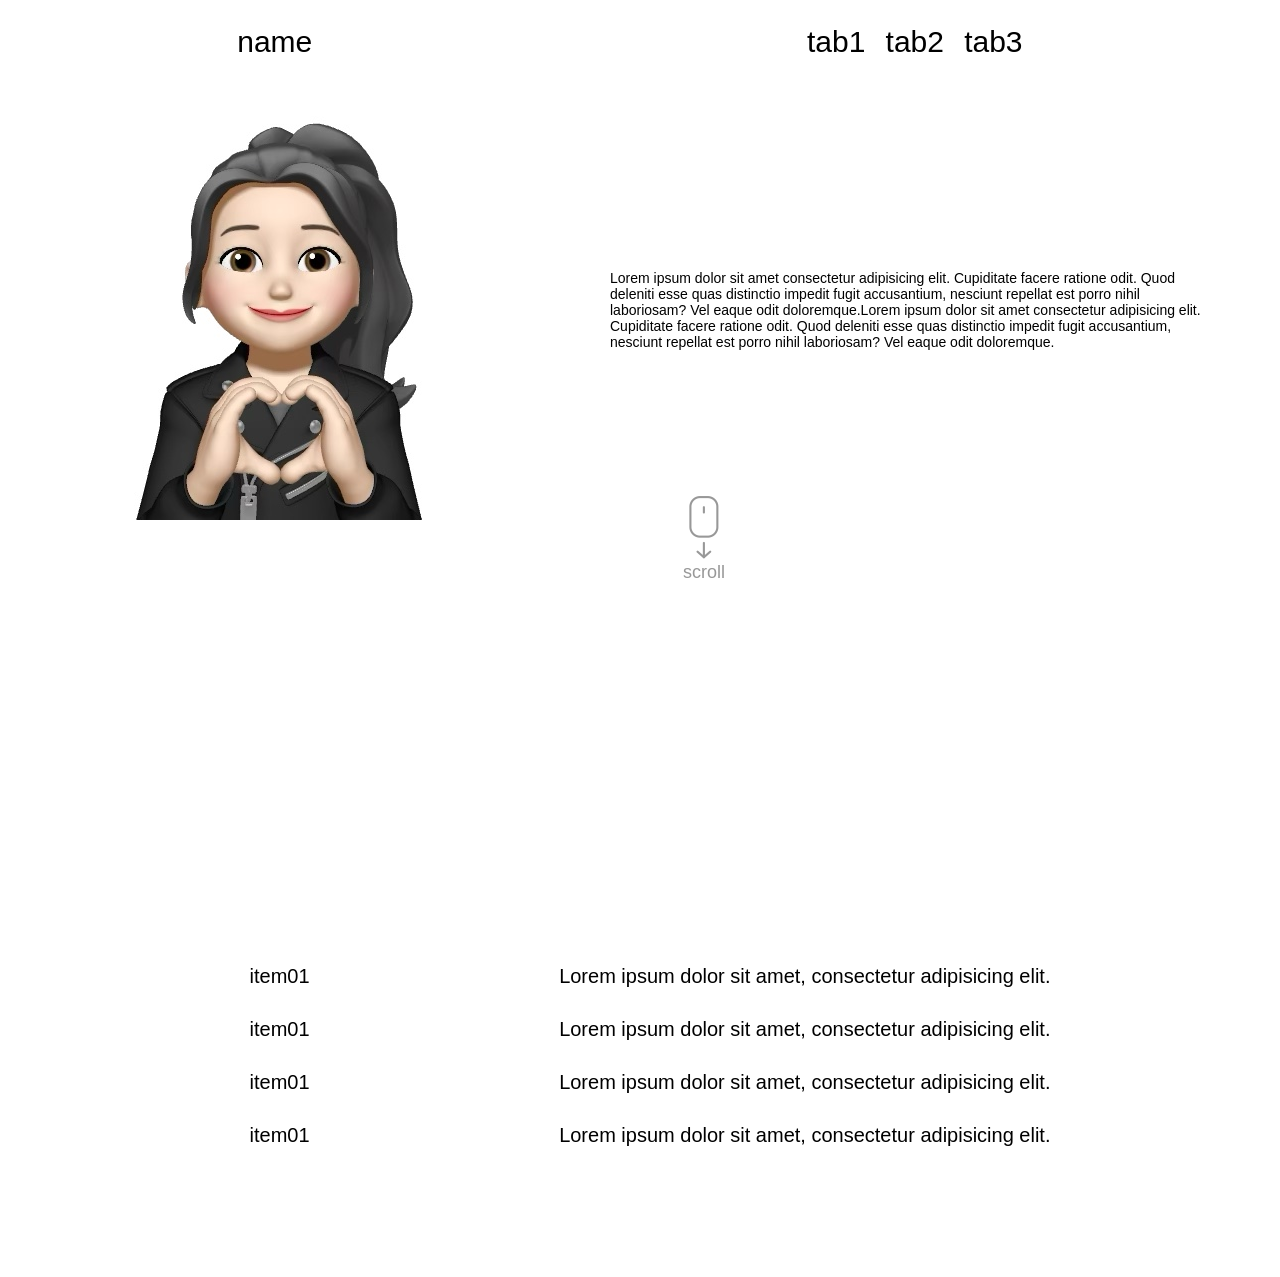
<file: index.html>
<!DOCTYPE html>
<html lang="ko">

<head>
    <meta charset="UTF-8">
    <meta name="viewport" content="width=device-width, initial-scale=1.0">
    <title>Document</title>
    <link rel="stylesheet" href="css/reset.css">
    <link rel="stylesheet" href="css/style.css">
    <script src="js/lib/jquery-3.7.1.min.js"></script>
    <script async src="js/index.js"></script>
</head>

<body>

    <!-- <header>
        <div class="wrap">
            <div class="tab_menu">
                <ul class="list">
                    <li class="is_on">
                        <a href="#tab1" class="btn">Tab Button1</a>
                        <div id="tab1" class="cont">
                        </div>
                    </li>
                    <li>
                        <a href="#tab2" class="btn">Tab Button2</a>
                        <div id="tab2" class="cont">
                            <a href="IKEA/main.html" target="_blank"><img src="img/img1.jpg" alt="img1"></a>
                        </div>
                    </li>
                    <li>
                        <a href="#tab3" class="btn">Tab Button3</a>
                        <div id="tab3" class="cont">
                            <a href="LALA/main.html" target="_blank"><img src="img/img2.jpg" alt="img2"></a>
                        </div>
                    </li>
                    <li>
                        <a href="#tab4" class="btn">Tab Button4</a>
                        <div id="tab4" class="cont">
                            <a href="HOLLYS/main.html" target="_blank"><img src="img/img3.jpg" alt="img3"></a>
                        </div>
                    </li>
                    <li>
                        <a href="#tab5" class="btn">Tab Button5</a>
                        <div id="tab5" class="cont">
                            <a href="LIGHT/main.html" target="_blank"><img src="img/img4.jpg" alt="img4"></a>
                        </div>
                    </li>
                </ul>
            </div>
        </div>
    </header> -->


    <header>
        <div>
            <a href="#">name</a>
        </div>
        <ul>
            <li><a href="#">tab1</a></li>
            <li><a href="#">tab2</a></li>
            <li><a href="#">tab3</a></li>
        </ul>
    </header>

    <div class="pro">
        <div class="pro_inner">
            <div class="pro_desc">
                <img src="img/me.jpg" alt="미모티콘">
                <p class="pro_text">Lorem ipsum dolor sit amet consectetur adipisicing elit. Cupiditate facere ratione odit. Quod deleniti esse quas distinctio impedit fugit accusantium, nesciunt repellat est porro nihil laboriosam? Vel eaque odit doloremque.Lorem ipsum dolor sit amet consectetur adipisicing elit. Cupiditate facere ratione odit. Quod deleniti esse quas distinctio impedit fugit accusantium, nesciunt repellat est porro nihil laboriosam? Vel eaque odit doloremque.</p>
            </div>
            <div class="bottom">
                <img src="img/mouse_scroll.png" alt="mouse_scroll">
                <p>scroll</p>
            </div>
        </div>
    </div>

    <div class="content">
        <div class="exp">
            <ul>
                <li>item01</li>
                <li>item01</li>
                <li>item01</li>
                <li>item01</li>
            </ul>
            <ul>
                <li>
                    Lorem ipsum dolor sit amet, consectetur adipisicing elit.
                </li>
                <li>
                    Lorem ipsum dolor sit amet, consectetur adipisicing elit.
                </li>
                <li>
                    Lorem ipsum dolor sit amet, consectetur adipisicing elit.
                </li>
                <li>
                    Lorem ipsum dolor sit amet, consectetur adipisicing elit.
                </li>
            </ul>
        </div>
    </div>


</body>

</html>
</file>
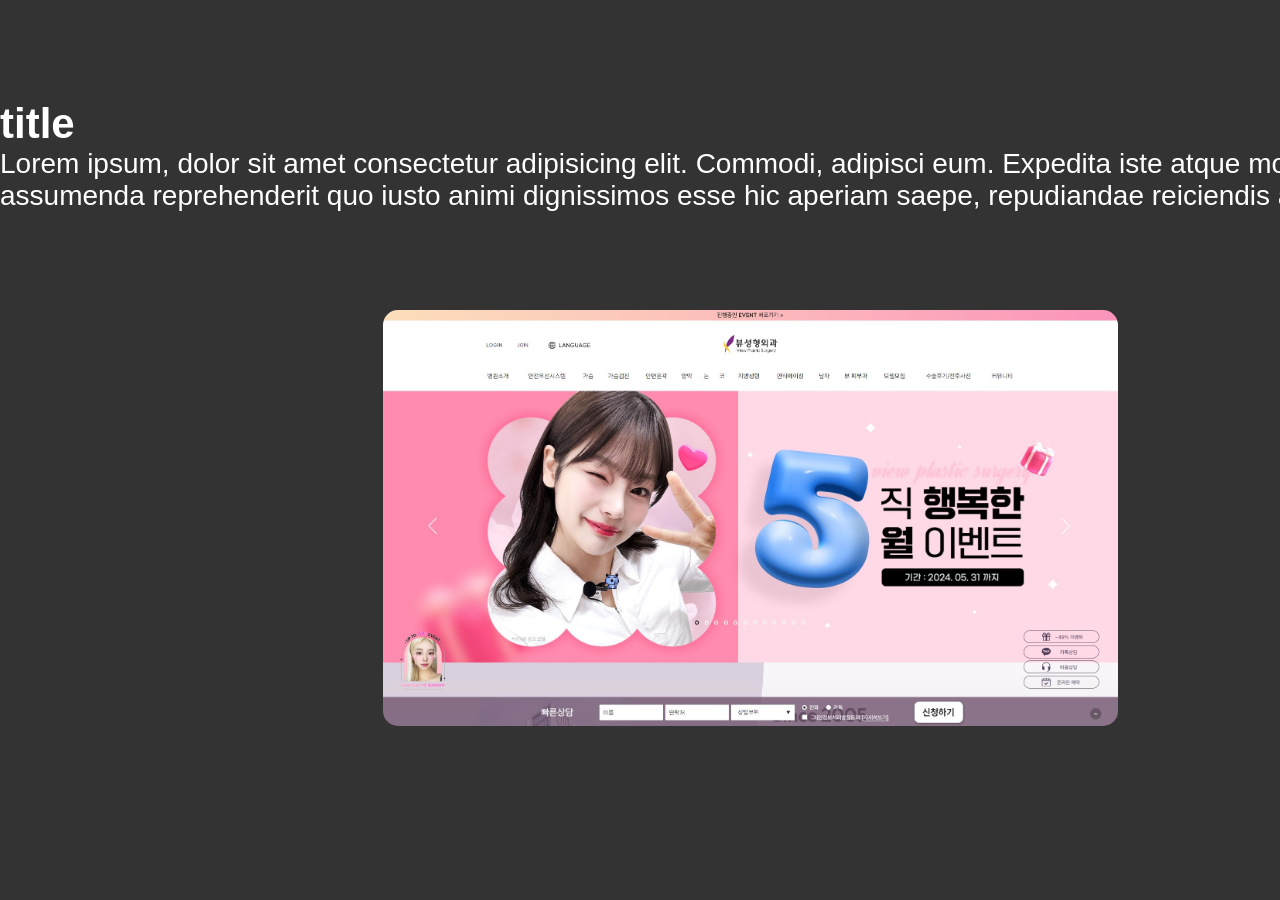
<file: po/index.html>
<!DOCTYPE html>
<html lang="en">
<head>
    <meta charset="UTF-8">
    <meta name="viewport" content="width=device-width, initial-scale=1.0">
    <link rel="stylesheet" href="style.css">
    <link rel="stylesheet" href="../css/reset.css">
    <title>Document</title>
</head>
<body>
    
    <section>
        <div class="sec_text">
            <h1>title</h1>
            <p>Lorem ipsum, dolor sit amet consectetur adipisicing elit. Commodi, adipisci eum. Expedita iste atque modi impedit officiis assumenda reprehenderit quo iusto animi dignissimos esse hic aperiam saepe, repudiandae reiciendis a.</p>
        </div>
        <div class="sec_inner">
            <ul class="img_box">
                <li>
                    <img src="img/ko_main.jpg" alt="">
                </li>
            </ul>
        </div>
    </section>

</body>
</html>
</file>
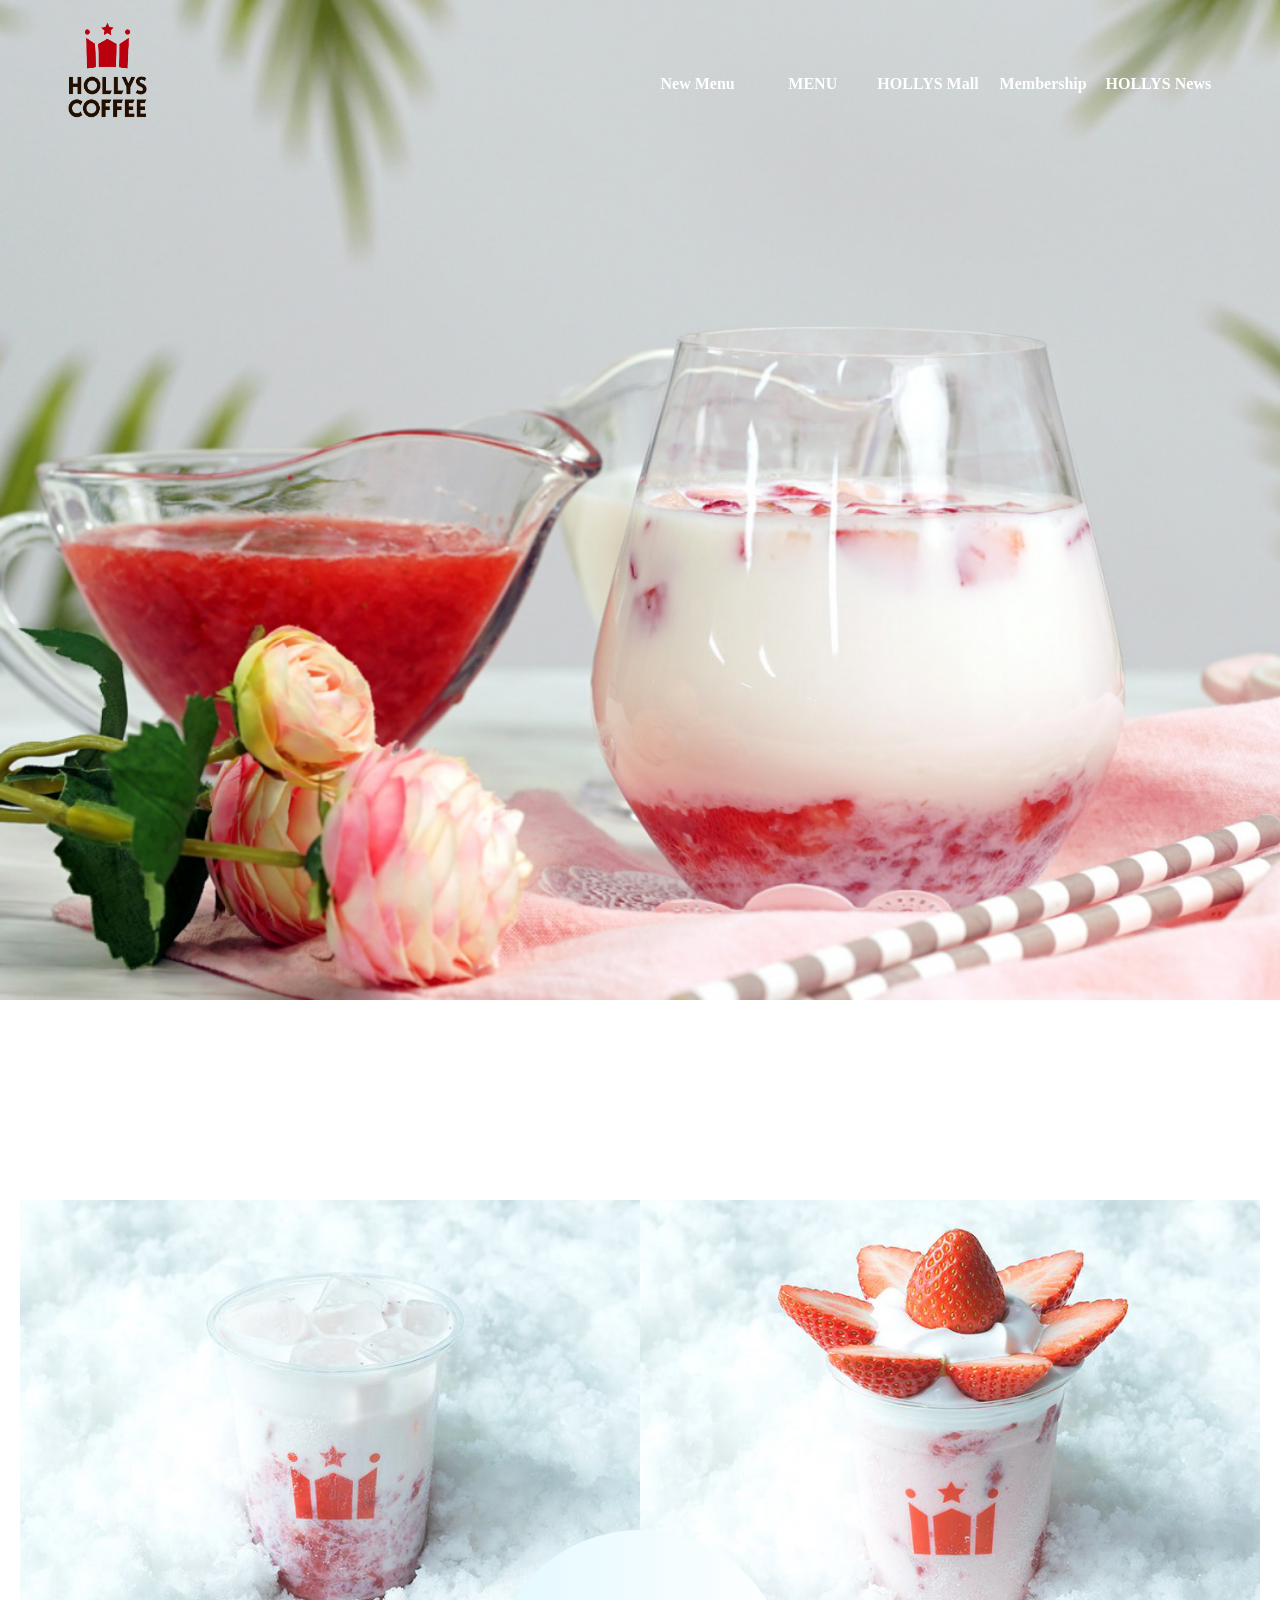
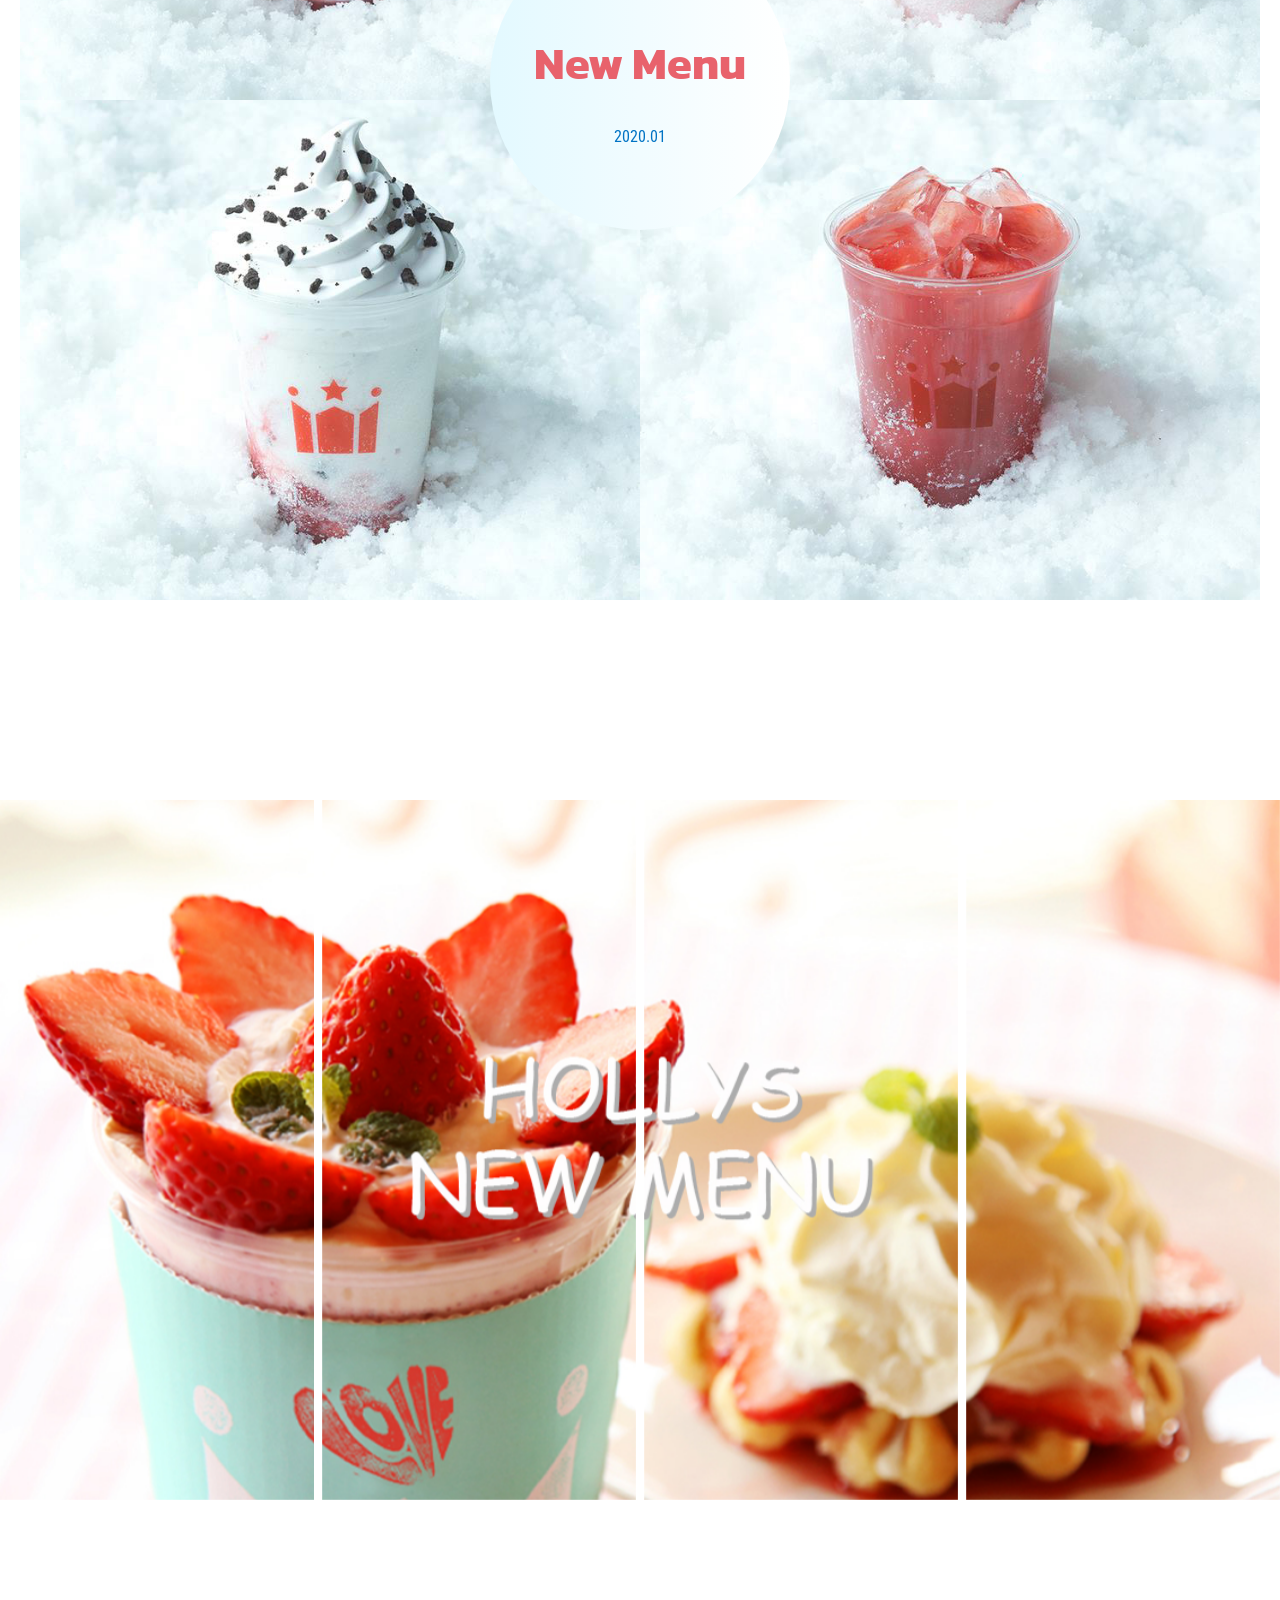
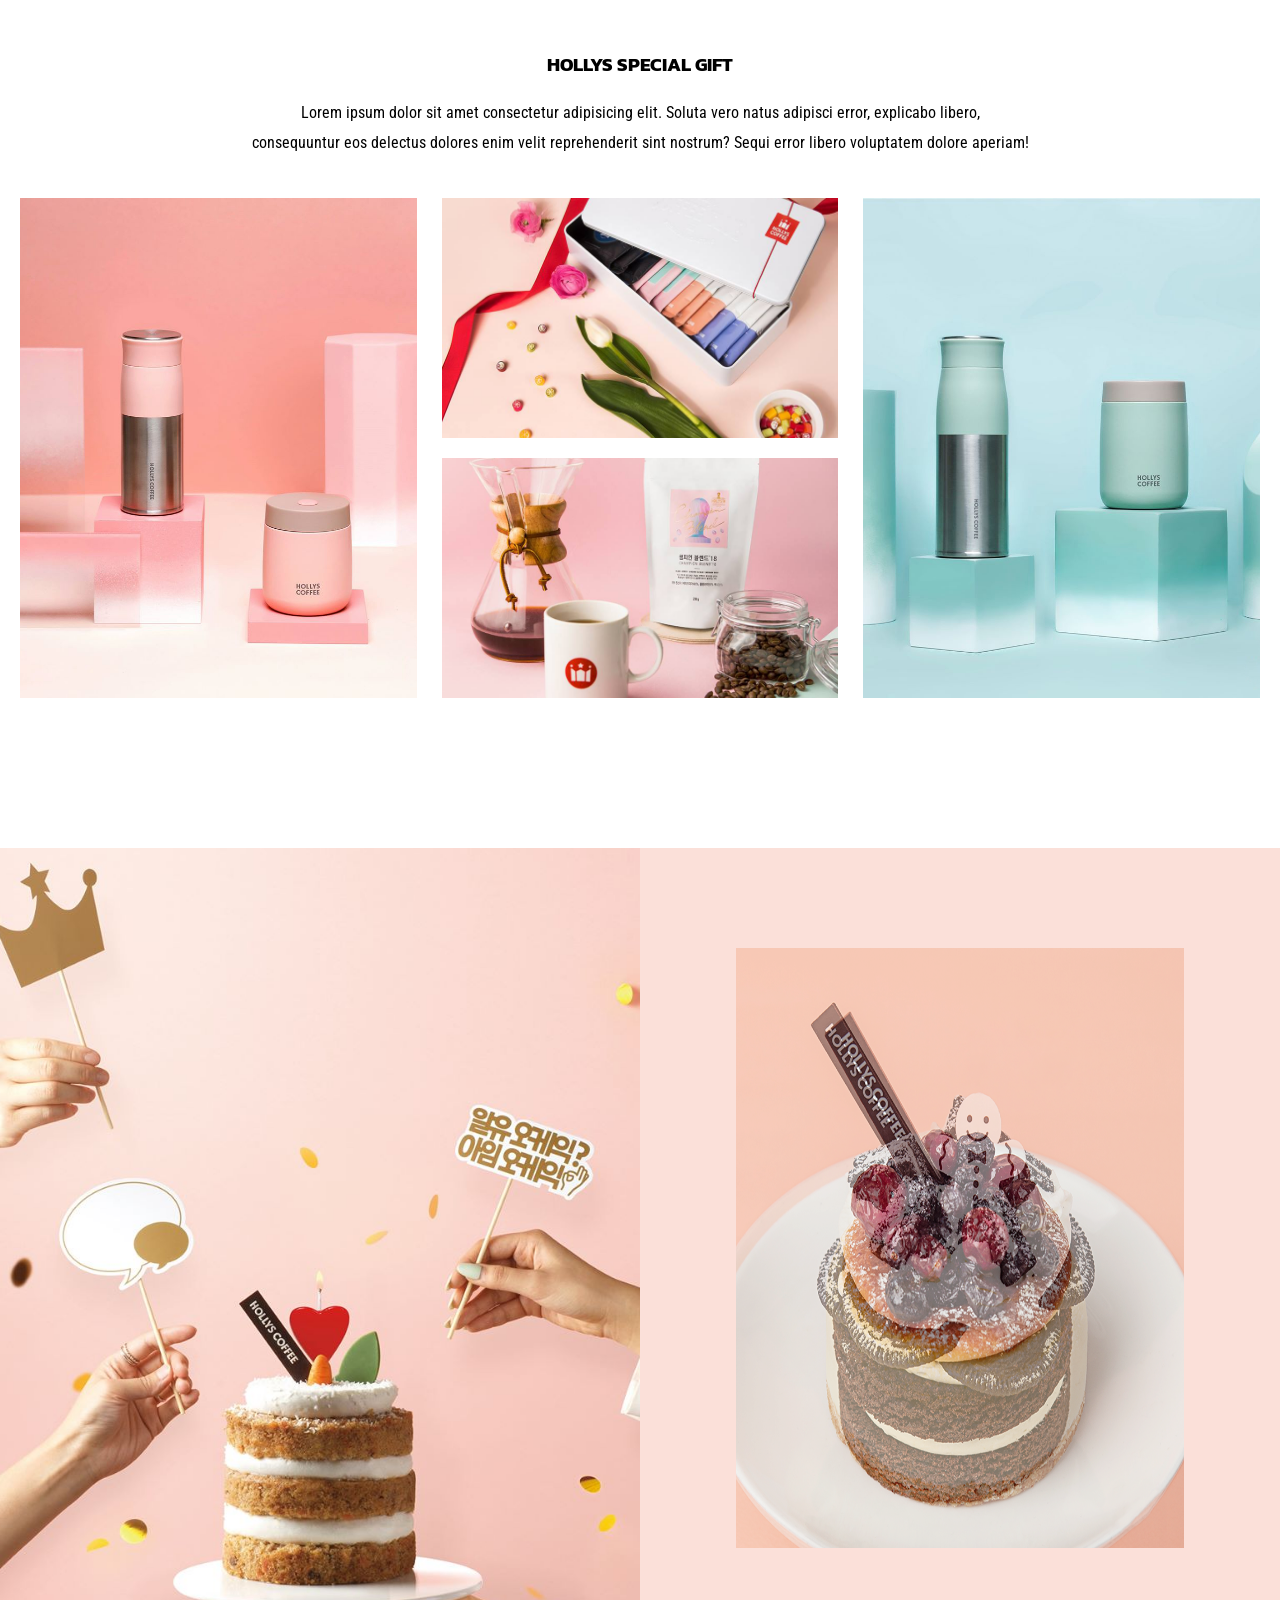
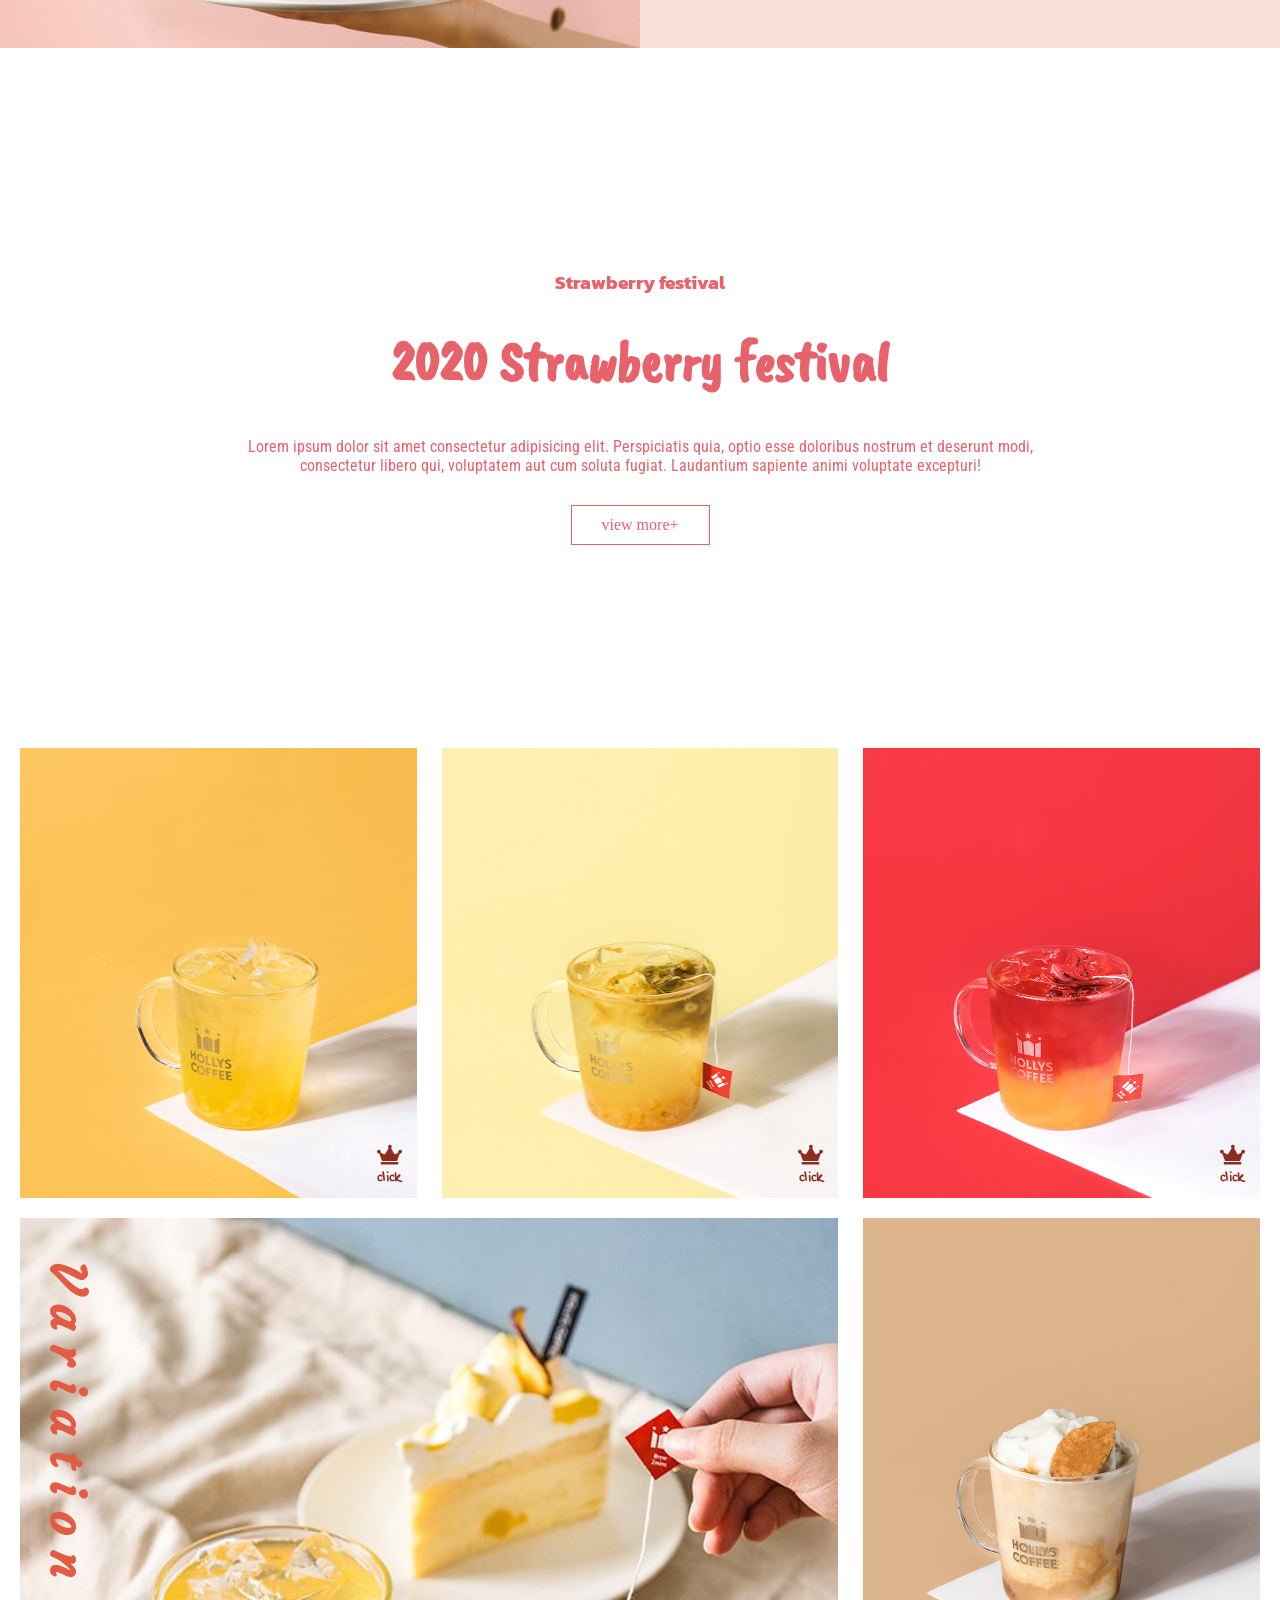
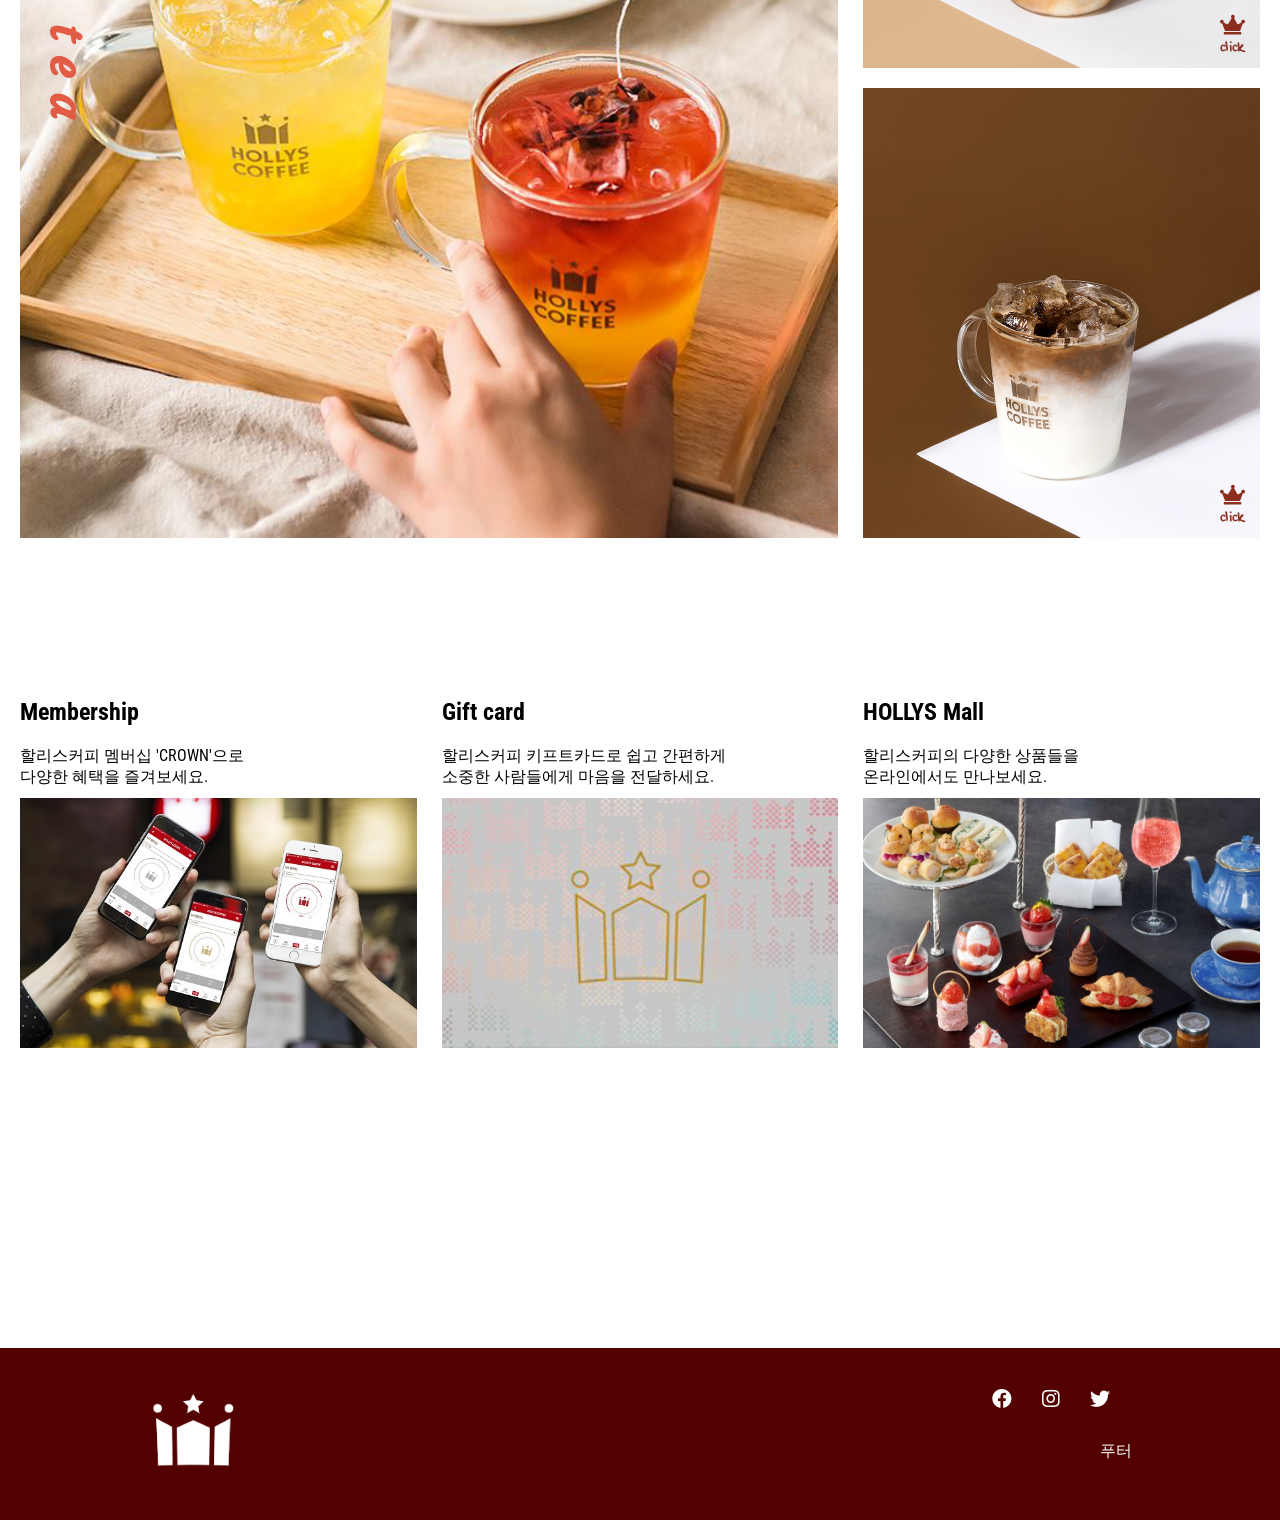
<file: HOLLYS/main.html>
<!DOCTYPE html>
<html lang="en">

<head>
    <meta charset="UTF-8">
    <meta name="viewport" content="width=device-width, initial-scale=1.0">
    <link rel="stylesheet" href="https://use.fontawesome.com/releases/v5.12.0/css/all.css"
        integrity="sha384-REHJTs1r2ErKBuJB0fCK99gCYsVjwxHrSU0N7I1zl9vZbggVJXRMsv/sLlOAGb4M" crossorigin="anonymous">
    <script src="jquery-1.12.4.min.js"></script>
    <script async src="main.js"></script>
    <link rel="stylesheet" href="main.css">
    <title>Document</title>
</head>

<body>
    <ul id="moPanel">
        <li><a href="#">New Menu</a></li>
        <li><a href="#">MENU</a>
            <ul class="moDepth">
                <li><a href="#">COFFEE</a></a>
                <li><a href="#">할리치노&빙수</a></li>
                <li><a href="#">베이커리</a></li>
            </ul>
        </li>
        <li><a href="#">HOLLYS Mall</a>
            <ul class="moDepth">
                <li><a href="#">할리스콘</a></a>
                <li><a href="#">할리스 기프트카드</a></li>
            </ul>
        </li>
        <li><a href="#">Membership</a>
            <ul class="moDepth">
                <li><a href="#">스마트 오더 서비스안내</a></a>
                <li><a href="#">멤버십 혜택안내</a></li>
            </ul>
        </li>
        <li><a href="#">HOLLYS News</a>
            <ul class="moDepth">
                <li><a href="#">NOTICE</a></a>
                <li><a href="#">EVENT</a></li>
            </ul>
        </li>
    </ul>

    <a href="#" class="moBtn"><i class="fas fa-bars"></i></a>

    <div class="headerWrap">
        <div id="header" class="after">
            <div class="logo">
                <img src="img/headerLogo.png" alt="logo"></div>
            <ul class="after">
                <li><a href="sub1/sub1.html" target="_blank">New Menu</a></li>
                <li><a href="sub2/sub2.html" target="_blank">MENU</a>
                    <ul class="Depth">
                        <li><a href="#">COFFEE</a></a>
                        <li><a href="#">할리치노&빙수</a></li>
                        <li><a href="#">베이커리</a></li>
                    </ul>
                </li>
                <li><a href="#">HOLLYS Mall</a>
                    <ul class="Depth">
                        <li><a href="#">할리스콘</a></a>
                        <li><a href="#">할리스 기프트카드</a></li>
                    </ul>
                </li>
                <li><a href="#">Membership</a>
                    <ul class="Depth">
                        <li><a href="#">스마트 오더 서비스안내</a></a>
                        <li><a href="#">멤버십 혜택안내</a></li>
                    </ul>
                </li>
                <li><a href="#">HOLLYS News</a>
                    <ul class="Depth">
                        <li><a href="#">NOTICE</a></a>
                        <li><a href="#">EVENT</a></li>
                    </ul>
                </li>
            </ul>
        </div>
    </div>

    <div id="contents">
        <div class="con1">

            <div class="after">
                <div class="img1">
                    <div class="hov">
                        <div class="inner1"></div>
                        <p><span>설향 딸기 라떼</span><br>설향 생딸기가 들어간 진짜 딸기우유</p>
                    </div>
                </div>
                <div class="img2">
                    <div class="hov">
                        <div class="inner2"></div>
                        <p><span>설향 딸기 플라워</span><br> 상큼한 음료 위에 설향 생딸기를<br> 하나 가득 올린 시즌 한정 딸기 음료</p>
                    </div>
                </div>
            </div>

            <div class="center">
                <h1>New Menu</h1>
                <p>2020.01</p>
            </div>

            <div class="after">
                <div class="img3">
                    <div class="hov">
                        <div class="inner3"></div>
                        <p><span>설향 딸기 쿠키 할리치노</span><br>바삭한 오레오쿠키가 가득한 음료에<br> 설향딸기를 넣어 만든 누구나 좋아하는 음료</p>
                    </div>
                </div>
                <div class="img4">
                    <div class="hov">
                        <div class="inner4"></div>
                        <p><span>설향 딸기 생과일 주스</span><br>설향 딸기 그대로 갈아만든 주스</p>
                    </div>
                </div>
            </div>

        </div>

        <div class="con2 after">

            <div class="pan1">
                <div class="img1 on">
                </div>
                <div class="img1-1">
                </div>
                <div class="img1-2">
                </div>
            </div>
            <div class="pan2">
                <div class="img2 on">
                </div>
                <div class="img2-1">
                </div>
                <div class="img2-2">
                </div>
            </div>
            <div class="pan3">
                <div class="img3 on">
                </div>
                <div class="img3-1">
                </div>
                <div class="img3-2">
                </div>
            </div>
            <div class="pan4">
                <div class="img4 on">
                </div>
                <div class="img4-1">
                </div>
                <div class="img4-2">
                </div>
            </div>


        </div>


        <div class="con3 after">
            <h3>HOLLYS SPECIAL GIFT</h3>
            <p>Lorem ipsum dolor sit amet consectetur adipisicing elit. Soluta vero natus adipisci error, explicabo
                libero,<br> consequuntur eos delectus dolores enim velit reprehenderit sint nostrum? Sequi error libero
                voluptatem dolore aperiam!</p>

            <div>
                <div class="img1"></div>
                <div class="viewBox">
                    <a href="#">view more+</a>
                </div>
            </div>

            <div>
                <div class="img2"></div>
                <div class="img3"></div>
            </div>

            <div>
                <div class="img4"></div>
                <div class="viewBox">
                    <a href="#">view more+</a>
                </div>
            </div>


        </div>

        <div class="con4 after">

            <div class="img1"></div>

            <div class="img2">
                <img src="img/con4-22.png" alt="img1">
                <img src="img/con4-33.png" alt="img1">
                <img src="img/con4-44.png" alt="img1">
            </div>

        </div>

        <div class="con5">
            <div class="bg">
                <h3>Strawberry festival</h3>
                <h1>2020 Strawberry festival</h1>
                <p>Lorem ipsum dolor sit amet consectetur adipisicing elit. Perspiciatis quia, optio esse doloribus
                    nostrum et deserunt modi, <br> consectetur libero qui, voluptatem aut cum soluta fugiat. Laudantium
                    sapiente animi voluptate excepturi!</p>
                <a href="sub1/sub1.html" target="_blank">view more+</a>
            </div>
        </div>

        <div class="con6">
            <div class="innerBox1 after">
                <div class="inner1">
                    <a href="#" class="btn"><i class="fas fa-crown"></i><br>click</a>
                    <div class="op1">
                        <p><span>유자 캐모마일</span><br>국내산 무농약 유자와 캐모마일의 조화로 은은한 캐모마일향과 달콤함 유자차를 같이 느낄수 있는 티베리에이션음료</p>
                    </div>
                </div>
                <div class="inner2">
                    <a href="#" class="btn"><i class="fas fa-crown"></i><br>click</a>
                    <div class="op1">
                        <p><span>청송 사과차</span><br>국내산 청송 사과를 넣은 달콤 상큼한 과일차</p>
                    </div>
                </div>
                <div class="inner3">
                    <a href="#" class="btn"><i class="fas fa-crown"></i><br>click</a>
                    <div class="op1">
                        <p><span>애플 히비스커스</span><br>국내산 사과와 히비스커스의 조화로 깔끔하면서도 새콤달콤한 티배리에이션음료</p>
                    </div>
                </div>
            </div>

            <div class="innerBox2 after">
                <div class="inner4">
                    <h1>Variation tea</h1>
                </div>

                <div class="innerBoxWrap">
                    <div class="inner5">
                        <a href="#" class="btn"><i class="fas fa-crown"></i><br>click</a>
                        <div class="op2">
                            <p><span>딜라이트할리치노with콜드브루</span><br>달콤한 연유와 고소한 할리스 원두, 크리미한 바디가 절묘하게 어우러진 시즌 스페셜 메뉴</p>
                        </div>
                    </div>
                    <div class="inner6">
                        <a href="#" class="btn"><i class="fas fa-crown"></i><br>click</a>
                        <div class="op2">
                            <p><span>리스트레또 딜라이트</span><br>달콤한 연유와 고소한 할리스 원두, 크리미한 바디가 절묘하게 어우러진 시즌 스페셜 메뉴</p>
                        </div>
                    </div>
                </div>
            </div>
        </div>

        <div class="con7 after">
            <div>
                <h2>Membership</h2>
                <P>할리스커피 멤버십 'CROWN'으로 <br> 다양한 혜택을 즐겨보세요.</P>
                <div>
                    <div class="sub1 scale"></div>
                </div>

            </div>

            <div>
                <h2>Gift card</h2>
                <P>할리스커피 키프트카드로 쉽고 간편하게<br>소중한 사람들에게 마음을 전달하세요.</P>
                <div>
                    <div class="sub2 scale"></div>
                </div>
            </div>

            <div>
                <h2>HOLLYS Mall</h2>
                <P>할리스커피의 다양한 상품들을<br> 온라인에서도 만나보세요.</P>
                <div>
                    <div class="sub3 scale"></div>
                </div>
            </div>
        </div>

    </div>

    <div class="footerWrap">
        <div id="footer" class="after">
            <div class="footerLogo">
                <img src="img/footer.png" alt="footerLogo">
            </div>

            <ul class="after">
                <li><a href="#"><i class="fab fa-facebook"></i></a></li>

                <li><a href="#"><i class="fab fa-instagram"></i></a></li>

                <li><a href="#"><i class="fab fa-twitter"></i></a></li>
            </ul>

            <p>푸터</p>

        </div>

    </div>

</body>

</html>
</file>
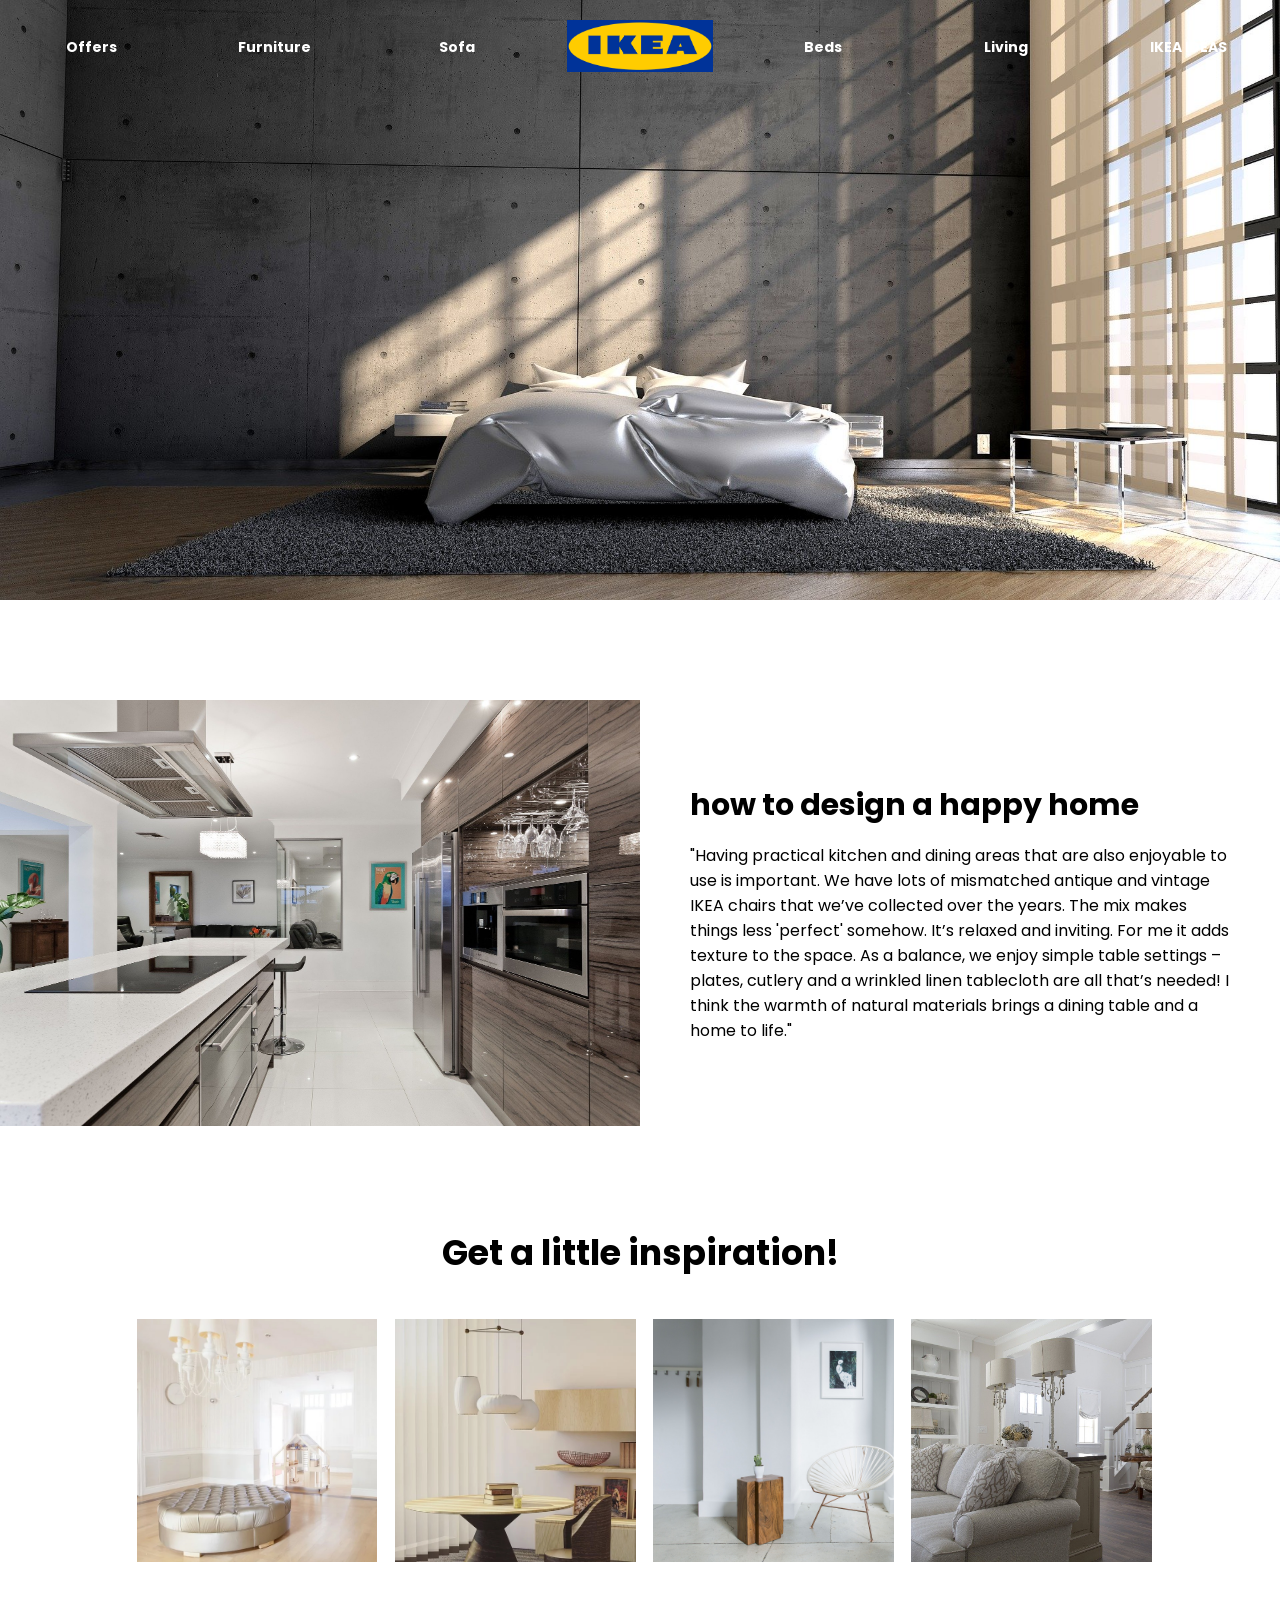
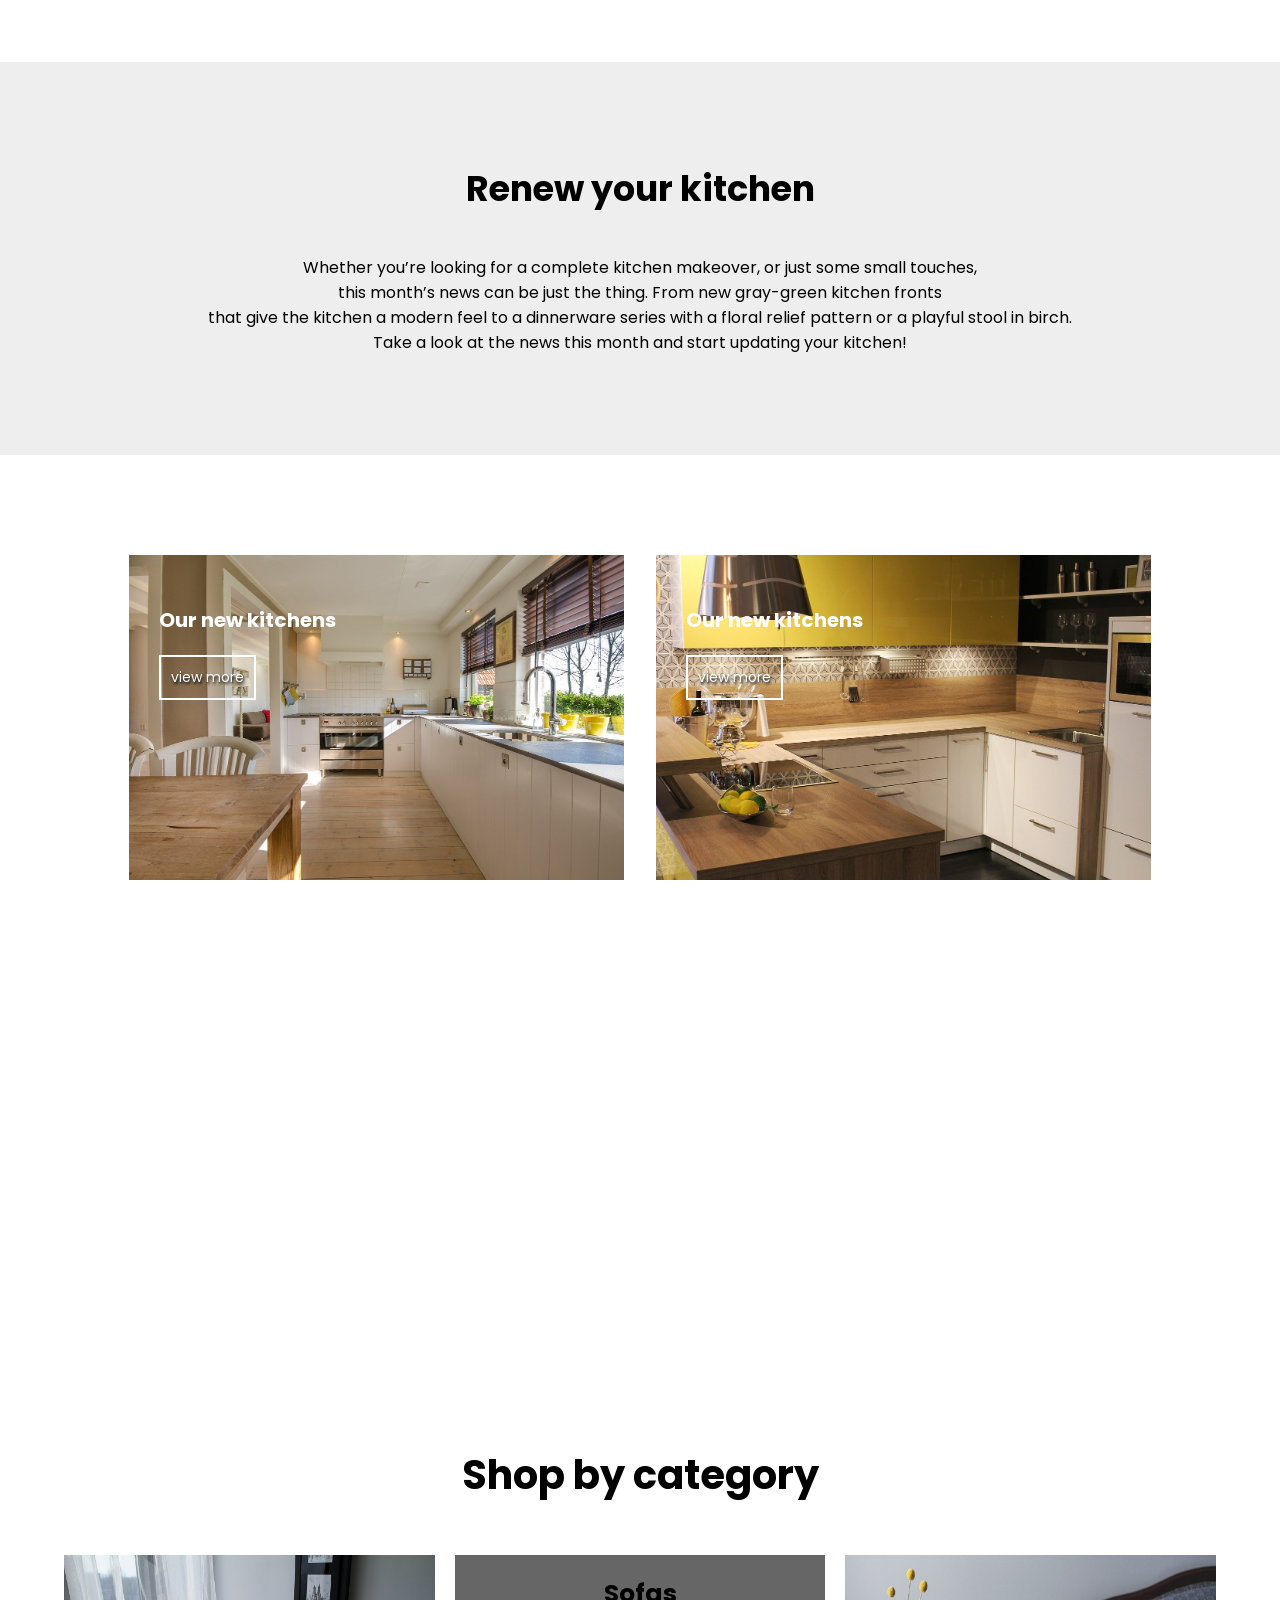
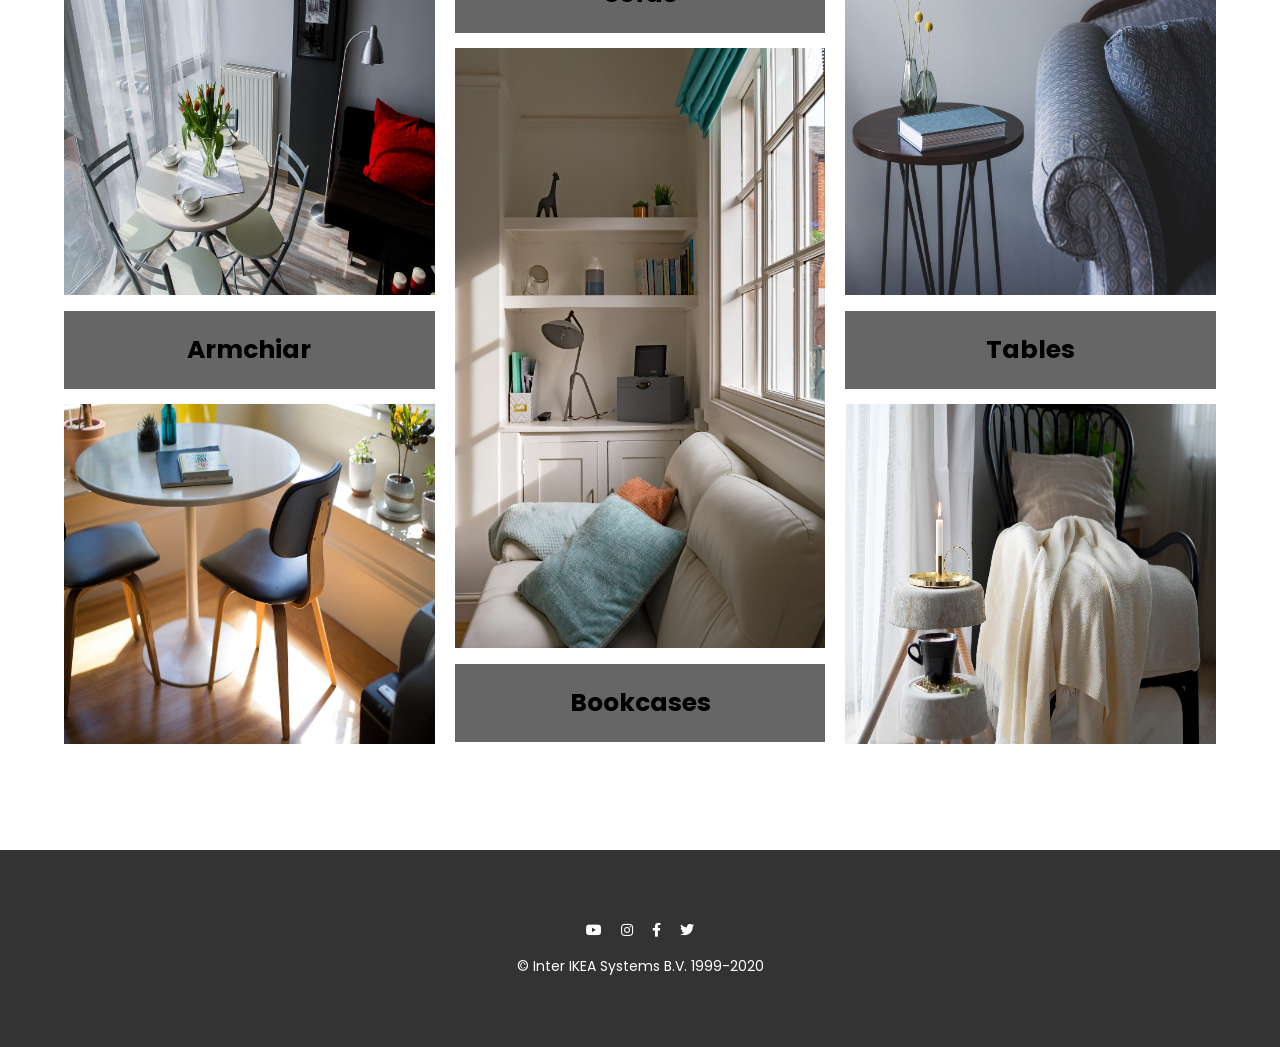
<file: IKEA/main.html>
<!DOCTYPE html>
<html lang="en">
<head>
    <meta charset="UTF-8">
    <meta name="viewport" content="width=device-width, initial-scale=1.0">
    <meta http-equiv="X-UA-Compatible" content="ie=edge">
    <link rel="stylesheet" href="https://use.fontawesome.com/releases/v5.12.0/css/all.css"
        integrity="sha384-REHJTs1r2ErKBuJB0fCK99gCYsVjwxHrSU0N7I1zl9vZbggVJXRMsv/sLlOAGb4M" crossorigin="anonymous">
    <link rel="stylesheet" href="../css/reset.css">
    <link rel="stylesheet" href="main.css">
    <script src="https://code.jquery.com/jquery-1.12.4.min.js"
        integrity="sha256-ZosEbRLbNQzLpnKIkEdrPv7lOy9C27hHQ+Xp8a4MxAQ=" crossorigin="anonymous"></script>
    <script async src="main.js"></script>
    <title>Document</title>
</head>

<body>

    <div id="moPanel">
        <ul>
            <li><a href="#">Offers</a>
            </li>
            <li><a href="#">Furniture<span> ▼</span></a>
                <ul class="moDepth">
                    <li><a href="#">Tables & desks</a></li>
                    <li><a href="#">TV & media furniture</a></li>
                    <li><a href="#">Room dividers</a></li>
                </ul>
            </li>
            <li><a href="#">Sofa<span> ▼</span></a>
                <ul class="moDepth">
                    <li><a href="#">Fabric sofas</a></li>
                    <li><a href="#">Sofa covers</a></li>
                    <li><a href="#">Sofa legs</a></li>
                </ul>
            </li>
            <li><a href="#">Beds<span> ▼</span></a>
                <ul class="moDepth">
                    <li><a href="#">Divan beds</a></li>
                    <li><a href="#">Beds with storage</a></li>
                    <li><a href="#">Bed legs</a></li>
                </ul>
            </li>
            <li><a href="#">Living<span> ▼</span></a>
                <ul class="moDepth">
                    <li><a href="#">Sofas & armchairs</a></li>
                    <li><a href="#">Coffee & side tables</a></li>
                    <li><a href="#">Rugs</a></li>
                </ul>
            </li>
            <li><a href="#">IKEA IDEAS</a></li>
        </ul>
    </div>
    <a href="#" class="moBtn"><i class="fas fa-bars"></i></a>

    
    <div class="headerWrap">
        <img src="img/img3.jpg" alt="슬라이드이미지3">
        <img src="img/img2.jpg" alt="슬라이드이미지2">
        <img src="img/img1.jpg" alt="슬라이드이미지1">
        <div id="header">
            <ul class="after">
                <li><a href="#">Offers</a> 
                    
                </li>
                <li><a href="#">Furniture</a>
                    <ul class="depth">
                        <li><a href="#">Tables & desks</a></li>
                        <li><a href="#">TV & media furniture</a></li>
                        <li><a href="#">Room dividers</a></li>
                    </ul>
                </li>
                <li><a href="#">Sofa</a>
                    <ul class="depth">
                        <li><a href="#">Fabric sofas</a></li>
                        <li><a href="#">Sofa covers</a></li>
                        <li><a href="#">Sofa legs</a></li>
                    </ul>
                </li>
                <li><a href="#"><img src="img/logo.png" alt="logo"></img></a></li>

                <li><a href="sub1/sub1.html" target="_blank">Beds</a>
                    <ul class="depth">
                        <li><a href="#">Divan beds</a></li>
                        <li><a href="#">Beds with storage</a></li>
                        <li><a href="#">Bed legs</a></li>
                    </ul>
                </li>
                <li><a href="sub2/sub2.html" target="_blank">Living</a>
                    <ul class="depth">
                        <li><a href="#">
                            Sofas & armchairs</a></li>
                        <li><a href="#">Coffee & side tables</a></li>
                        <li><a href="#">Rugs</a></li>
                    </ul>
                </li>
                <li><a href="#">IKEA IDEAS</a>
                    
                </li>
            </ul>
        </div>
        
    </div>

    <div class="contents">

        <div class="con1">
            <img src="img/imgBox1.jpg" alt="con1">
            <p class="text_box">
                <span>how to design a happy home</span><br>
                "Having practical kitchen and dining areas that are also enjoyable to use is important. We have lots
                of mismatched antique and vintage IKEA chairs that we’ve collected over the years. The mix makes
                things less 'perfect' somehow. It’s relaxed and inviting. For me it adds texture to the space. As a
                balance, we enjoy simple table settings – plates, cutlery and a wrinkled linen tablecloth are all
                that’s needed! I think the warmth of natural materials brings a dining table and a home to life."
            </p>
        </div>

        <div class="con2">
            <p>Get a little inspiration!</p>
            <div class="con2_inner">
                <div>
                    <div class="con2_img con2_img1">
                        <a href="#" class="hov">View more+</a>
                    </div>
                </div>
                <div>
                    <div class="con2_img con2_img2">
                        <a href="#" class="hov">View more+</a>
                    </div>
                </div>
                <div>
                    <div class="con2_img con2_img3">
                        <a href="#" class="hov">View more+</a>
                    </div>
                </div>
                <div>
                    <div class="con2_img con2_img4">
                        <a href="sub2/sub2.html" class="hov">View more+</a>
                    </div>
                </div>
            </div>
        </div>

        <div class="con3">
            <p>
                <span>Renew your kitchen</span><br>
                Whether you’re looking for a complete kitchen makeover, or just some small touches, <br>this month’s
                news can be just the thing. From new gray-green kitchen fronts <br> that give the kitchen a modern feel
                to a dinnerware series with a floral relief pattern or a playful stool in birch. <br> Take a look at the
                news this month and start updating your kitchen!
            </p>
        </div>

        <div class="con4">
            <div class="con4_img con4_img1">
                <p>Our new kitchens</p>
                <a href="#">view more</a>
            </div>
            <div  class="con4_img con4_img2">
                <p>Our new kitchens</p>
                <a href="#">view more</a>
            </div>
        </div>

        <div class="con5">
            <div class="bg_box">
                <p>Make your dream kitchen real!</p>
            </div>
        </div>

        <div class="con6">
            <p>Shop by category</p>
            <div class="con6_inner">
                <div>
                    <img src="img/con6-1.jpg" alt="con6_img1">
                    <p>Armchiar</p>
                    <img src="img/con6-2.jpg" alt="con6_img2">
                </div>
                <div>
                    <p>Sofas</p>
                    <img class="big" src="img/con6-3.jpg" alt="con6_img3">
                    <p>Bookcases</p>
                </div>
                <div>
                    <img src="img/con6-4.jpg" alt="con6_img4">
                    <p>Tables</p>
                    <img src="img/con6-5.jpg" alt="con6_img5">
                </div>
            </div>
        </div>
    </div>

    <div class="footer">
        <ul>
            <li><a href="#"><i class="fab fa-youtube"></i></a></li>
            <li><a href="#"><i class="fab fa-instagram"></i></a></li>
            <li><a href="#"><i class="fab fa-facebook-f"></i></a></li>
            <li><a href="#"><i class="fab fa-twitter"></i></a></li>
        </ul>
        <p>© Inter IKEA Systems B.V. 1999-2020</p>
        
    </div>

</body>

</html>
</file>
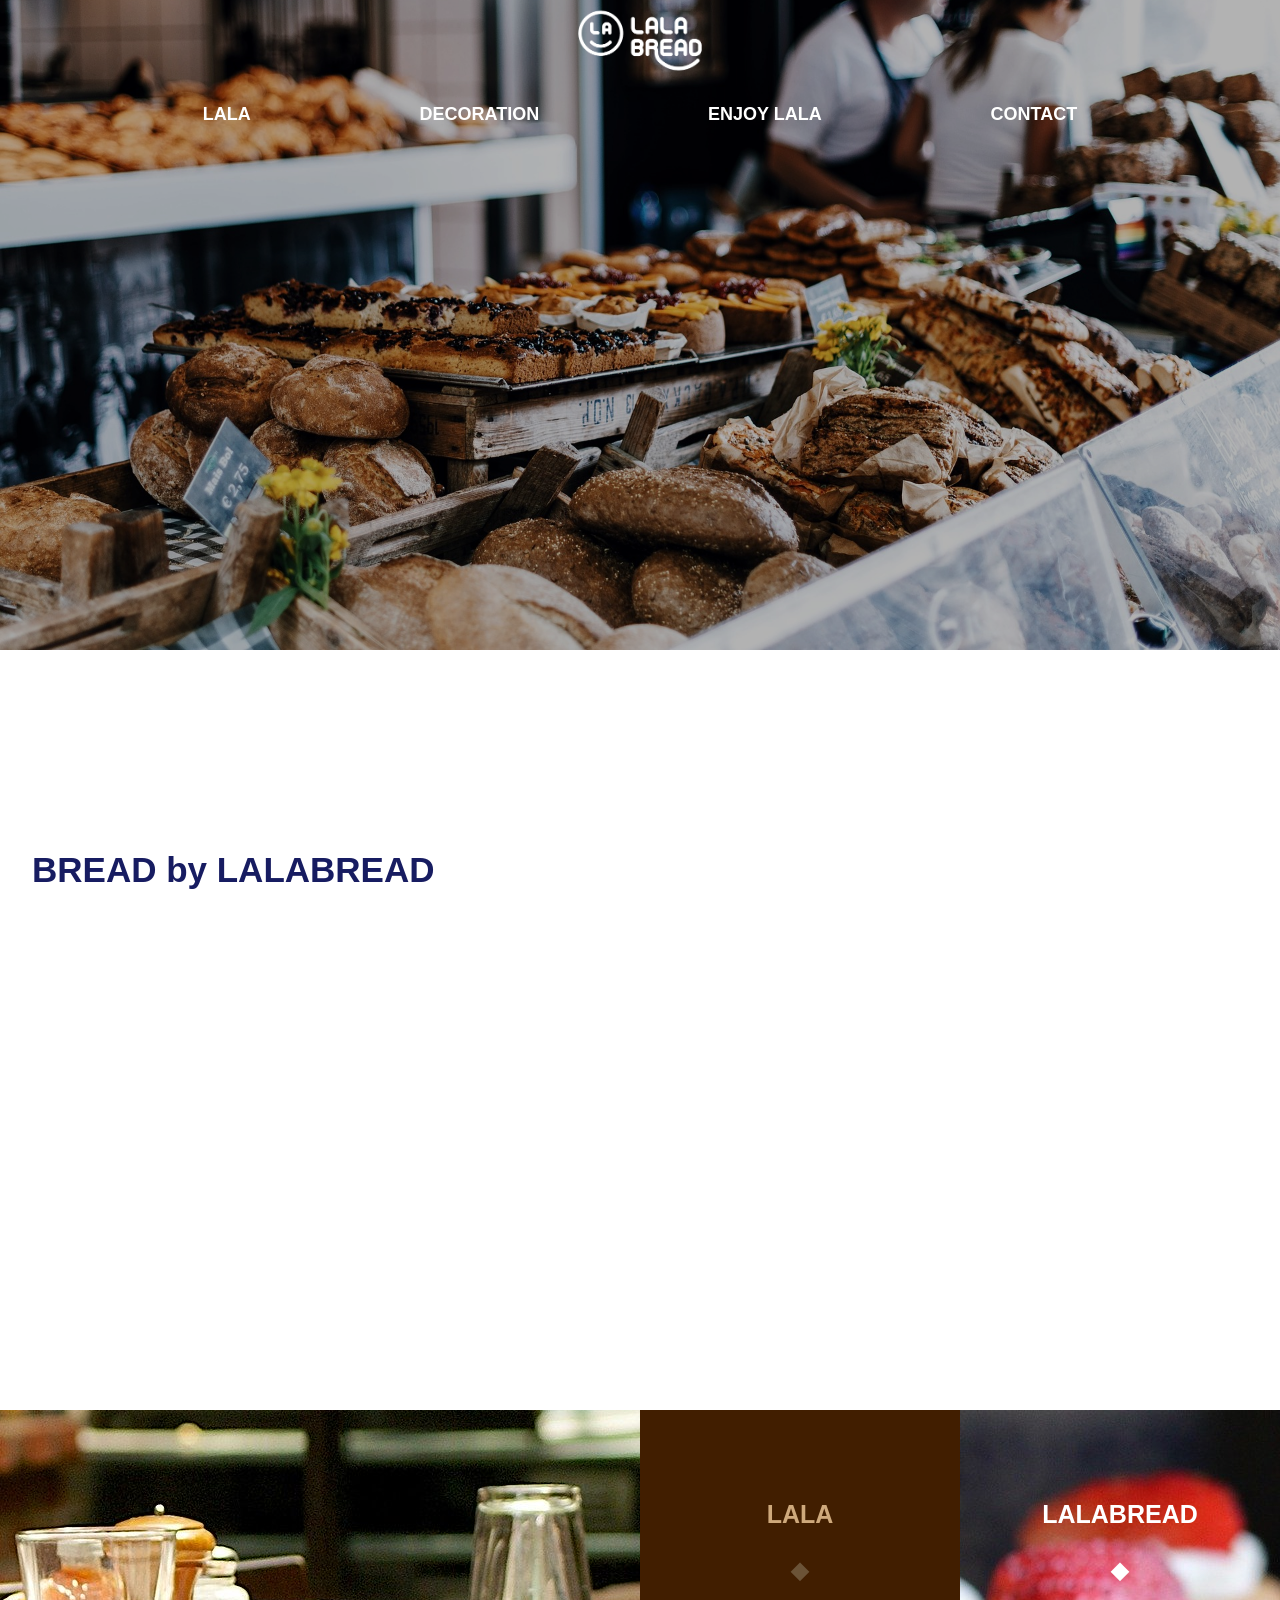
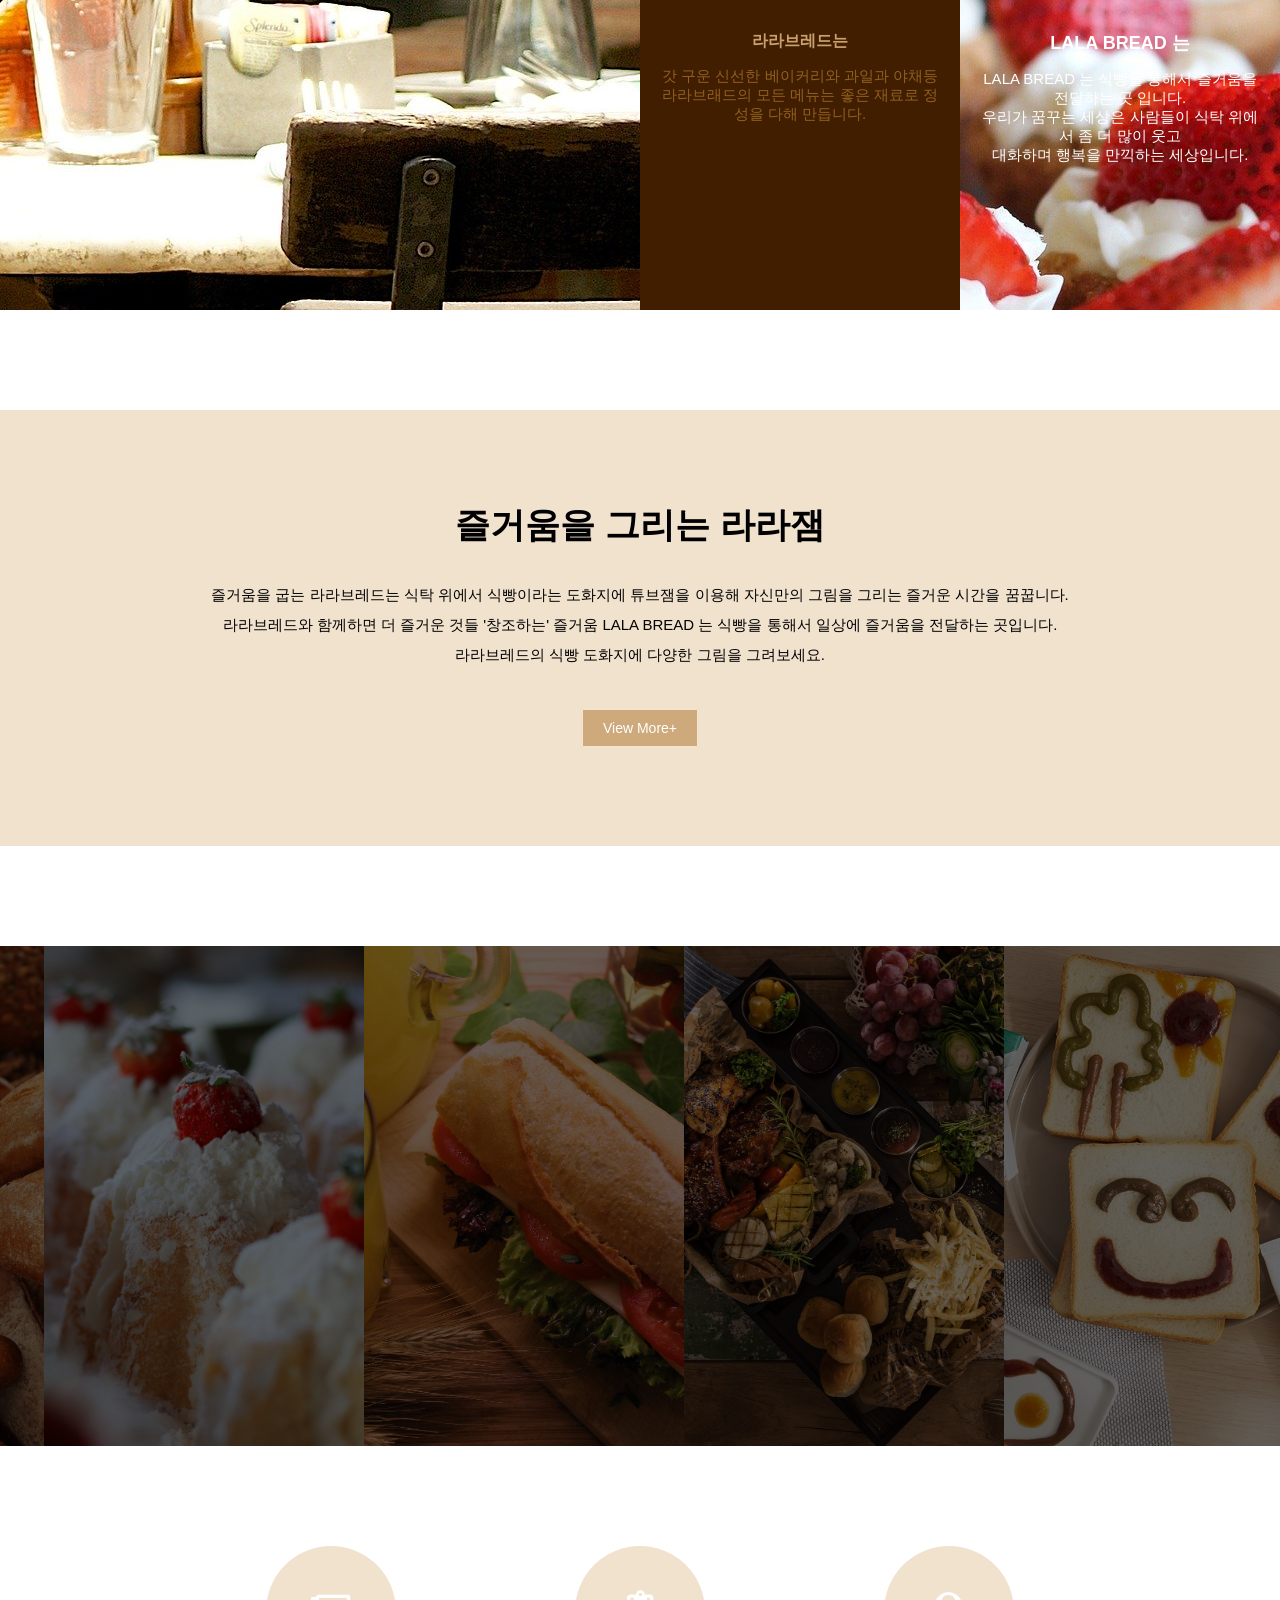
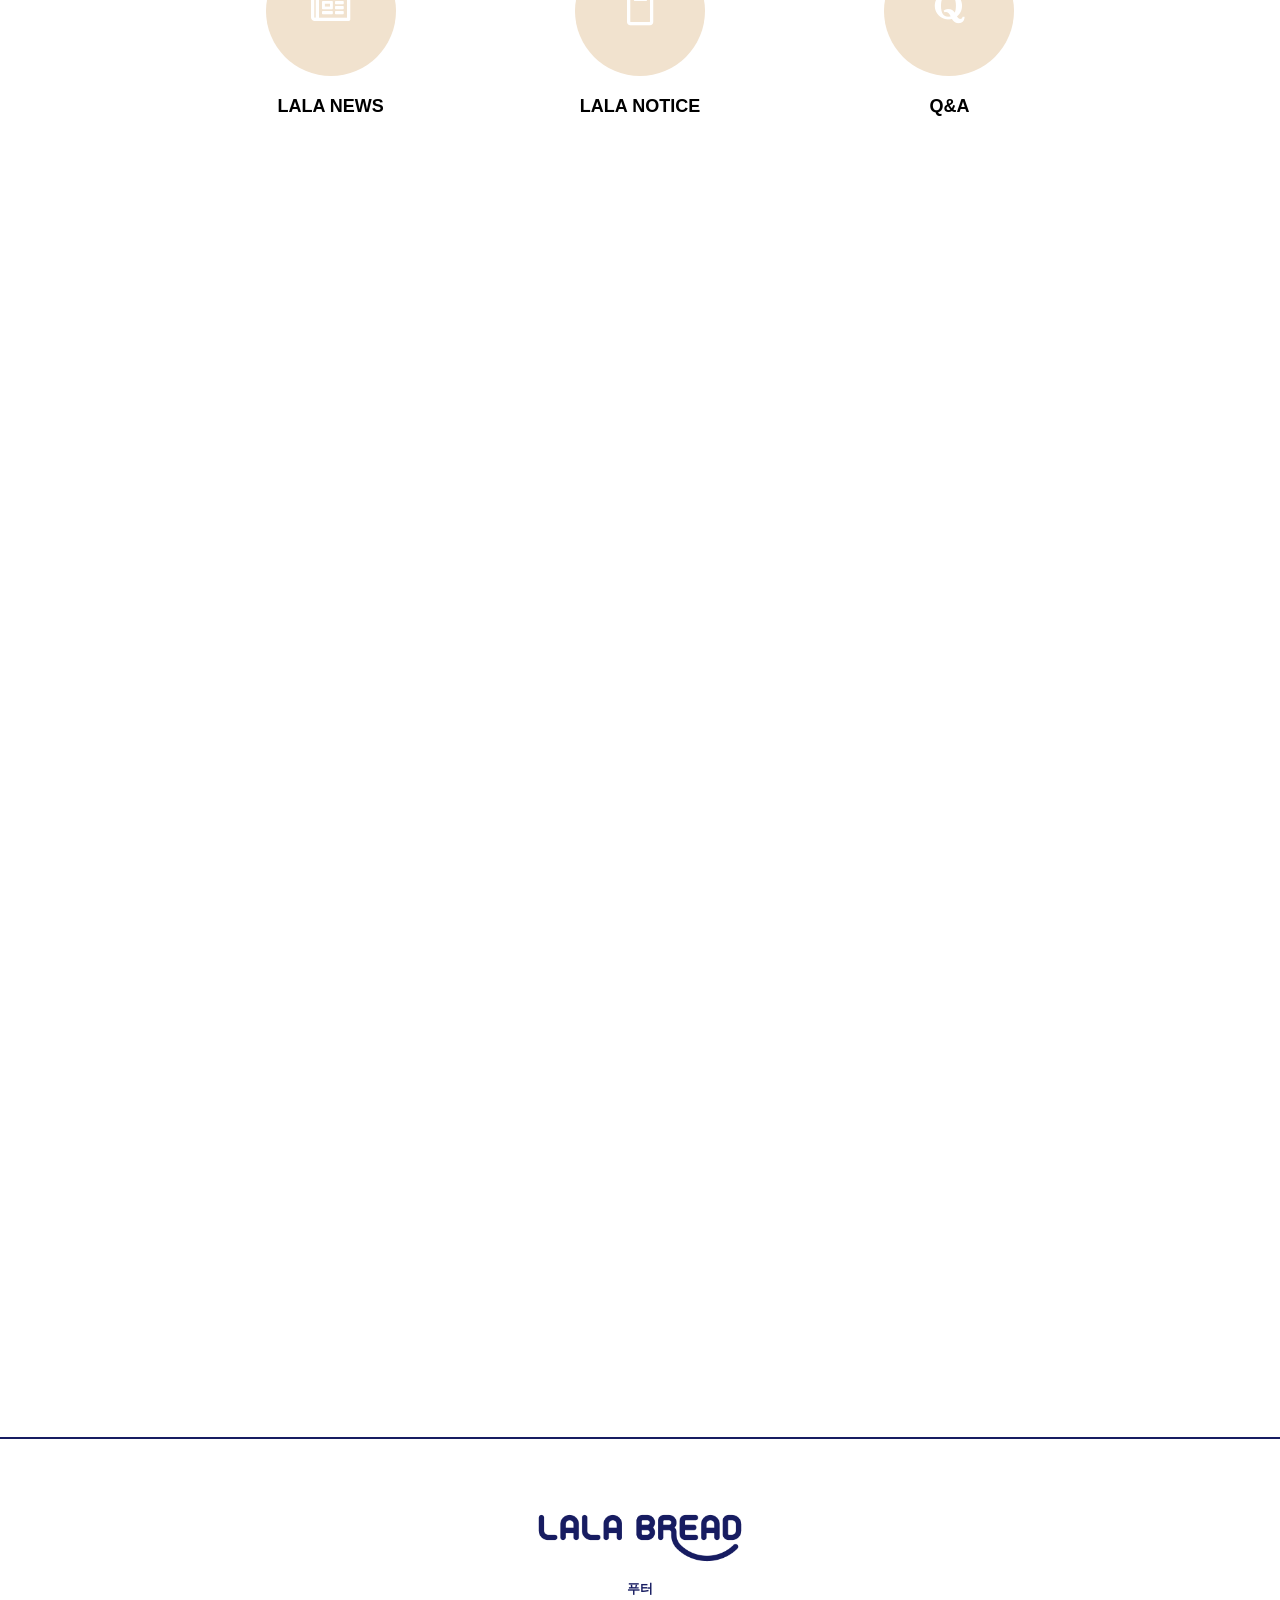
<file: LALA/main.html>
<!DOCTYPE html>
<html lang="ko">
<head>
    <meta charset="UTF-8">
    <meta name="viewport" content="width=device-width, initial-scale=1.0">
    <meta http-equiv="X-UA-Compatible" content="ie=edge">
    <link rel="stylesheet" href="https://use.fontawesome.com/releases/v5.12.0/css/all.css"
        integrity="sha384-REHJTs1r2ErKBuJB0fCK99gCYsVjwxHrSU0N7I1zl9vZbggVJXRMsv/sLlOAGb4M" crossorigin="anonymous">
    <script src="jquery-1.12.4.min.js"></script>
    <script async src="main.js"></script>
    <link rel="stylesheet" href="main.css">
    <link rel="stylesheet" href="../css/reset.css">
    <title>Document</title>
</head>

<body>
    <ul id="moPanel">
        <li><a href="#">LALA</a></li>
        <li><a href="#">DECORATION</a>
            <ul class="moDepth">
                <li><a href="#">BREAD</a></li>
                <li><a href="#">DESERT</a></li>
                <li><a href="#">OPEN SANDWICH</a></li>
            </ul>
        </li>
        <li><a href="#">ENJOY LALA</a>
            <ul class="moDepth">
                <li><a href="#">SANDWICH RECIPE</a></li>
                <li><a href="#">FRENCH TOAST</a></li>
                <li><a href="#">JAM ART</a></li>
            </ul>
        </li>
        <li><a href="#">CONTACT</a>
            <ul class="moDepth">
                <li><a href="#">NEWS</a></li>
                <li><a href="#">NOTICE</a></li>
                <li><a href="#">Q&A</a></li>
            </ul>
        </li>
    </ul>

    <a href="#" class="moBtn"><i class="fas fa-bars"></i></a>



    <div class="header_wrap">
        <div class="gra">
            <div id="header">
                <div class="logo">
                    <img src="img/logo.png" alt="headerLogo">
                </div>
                <ul>
                    <li><a href="#">LALA</a></li>
                    <li><a href="sub2/sub2.html" target="_blank">DECORATION</a>
                        <ul class="Depth">
                            <li><a href="#">BREAD</a></a>
                            <li><a href="#">DESERT</a></li>
                            <li><a href="#">OPEN SANDWICH</a></li>
                        </ul>
                    </li>
                    <li><a href="sub1/sub1.html" target="_blank">ENJOY LALA</a>
                        <ul class="Depth">
                            <li><a href="#">SANDWICH RECIPE</a></li>
                            <li><a href="#">FRENCH TOAST</a></li>
                            <li><a href="#">JAM ART</a></li>
                        </ul>
                    </li>
                    <li><a href="#">CONTACT</a>
                        <ul class="Depth">
                            <li><a href="#">NEWS</a></li>
                            <li><a href="#">NOTICE</a></li>
                            <li><a href="#">Q&A</a></li>
                        </ul>
                    </li>
                </ul>
            </div>
        </div>
    </div>

    <div id="contents">
        <div class="con1">
            <p class="title">BREAD by LALABREAD</p>
            <div class="con1_inner">
                <div class="op">
                    <div class="img_box1 img_box"></div>
                    <div class="text_box">
                        <p><span>즐거움을 굽는 식빵 연구소</span><br>
                            LALA BREAD 는 식빵을 통해서 즐거움을 전달하는 곳 입니다.
                            우리가 꿈꾸는 세상은 사람들이 식탁 위에서 좀 더 많이 웃고 대화하며 행복을 만끽하는 세상입니다.
                        </p>
                    </div>
                </div>
    
                <div class="op">
                    <div class="img_box2 img_box"></div>
                    <div class="text_box">
                        <p><span>bake the joy</span><br>
                            LALA BREAD 는
                            홈메이드 스타일 브런치, 갓 구운 신선한 베이커리와 신선한 과일과 야채로 만든 브런치
                            라라브래드의 모든 메뉴는 좋은 재료로 정성을 다해 만듭니다.
                        </p>
                    </div>
                </div>
    
                <div class="op">
                    <div class="img_box3 img_box"></div>
                    <div class="text_box">
                        <p><span>LALA SPECIAL</span><br>
                            라라브레드와 함께하면
                            더 즐거운 것들, 즐거움을 그리는 라라잼,
                            햇살 받아 말린 수제 썬드라이 토마토,
                            세균번식을 막는 착한 올리브도마, 자연과 엄마의 마음을 담아 만듭니다.
                        </p>
                    </div>
                </div>
            </div>
        </div>

        <div class="con2">
            <div class="slider">
                <div class="left">
                    <ul class="pan1">
                        <li class="a1"></li>
                        <li class="a2"></li>
                        <li class="a3"></li>
                    </ul>
                </div>

                <div class="right">
                    <ul class="pan2">
                        <li class="b1 on">
                            <p class="con2_title">LALA</p>
                            <span>◆</span>
                            <p class="con2_sub"><span>라라브레드는</span>
                                갓 구운 신선한 베이커리와 과일과 야채등 <br>
                                라라브래드의 모든 메뉴는 좋은 재료로 정성을 다해 만듭니다.
                            </p>

                            <div class="bg bg1">
                                <p>LALA</p>
                                <span>◆</span>
                                <p><span>라라브레드는</span>
                                    갓 구운 신선한 베이커리와 과일과 야채등 <br>
                                    라라브래드의 모든 메뉴는 좋은 재료로 정성을 다해 만듭니다.
                                </p>
                            </div>
                        </li>

                        <li class="b2">
                            <p class="con2_title">LALABREAD</p>
                            <span>◆</span>
                            <p class="con2_sub"><span>LALA BREAD 는</span>
                                LALA BREAD 는 식빵을 통해서 즐거움을 전달하는 곳 입니다.<br>
                                우리가 꿈꾸는 세상은 사람들이 식탁 위에서 좀 더 많이 웃고<br> 대화하며 행복을 만끽하는 세상입니다.
                            </p>

                            <div class="bg bg2">
                                <p>LALABREAD</p>
                                <span>◆</span>
                                <p><span>LALA BREAD 는</span>
                                    LALA BREAD 는 식빵을 통해서 즐거움을 전달하는 곳 입니다.<br>
                                    우리가 꿈꾸는 세상은 사람들이 식탁 위에서 좀 더 많이 웃고<br> 대화하며 행복을 만끽하는 세상입니다.
                                </p>
                            </div>
                        </li>

                        <li class="b3">
                            <p class="con2_title">FRENCH TOAST</p>
                            <span>◆</span>
                            <p class="con2_sub"><span>프랜치토스트에</span>
                                곁들여서 먹으면 더욱 좋은<br>
                                홈메이드 스타일 브런치, <br>
                                라라브래드의 모든 메뉴는 좋은 재료로 정성을 다해 만듭니다.
                            </p>

                            <div class="bg bg3">
                                <p>FRENCH TOAST</p>
                                <span>◆</span>
                                <p><span>프랜치토스트에</span>
                                    곁들여서 먹으면 더욱 좋은<br>
                                    홈메이드 스타일 브런치, <br>
                                    라라브래드의 모든 메뉴는 좋은 재료로 정성을 다해 만듭니다.
                                </p>
                            </div>
                        </li>
                    </ul>

                    <a href="#" class="next"></a>
                </div>
            </div>
        </div>

        <div class="con3">
            <p>
                <span>즐거움을 그리는 라라잼</span>
                <br>
                즐거움을 굽는 라라브레드는
                식탁 위에서 식빵이라는 도화지에 튜브잼을 이용해
                자신만의 그림을 그리는 즐거운 시간을 꿈꿉니다.
                <br>라라브레드와 함께하면 더 즐거운 것들
                '창조하는' 즐거움
                LALA BREAD 는 식빵을 통해서 일상에 즐거움을 전달하는 곳입니다.<br>
                라라브레드의 식빵 도화지에 다양한 그림을 그려보세요.
            </p>
            <a href="sub1/sub1.html" target="_blank">View More+</a>
        </div>

        <div class="con4">
            <div class="bgBoxWrap">
                <div class="bg_box1">
                    <div class="inner"></div>
                    <a href="sub2/sub2.html" target="_blank" class="hov"><i class="fas fa-search-plus"></i></a>
                </div>
                <div class="bg_box2">
                    <div class="inner"></div>
                    <a href="#" class="hov"><i class="fas fa-search-plus"></i></a>
                </div>
                <div class="bg_box3">
                    <div class="inner"></div>
                    <a href="#" class="hov"><i class="fas fa-search-plus"></i></a>
                </div>
                <div class="bg_box4">
                    <div class="inner"></div>
                    <a href="#" class="hov"><i class="fas fa-search-plus"></i></a>
                </div>
                <div class="bg_box5">
                    <div class="inner"></div>
                    <a href="sub1/sub1.html" target="_blank" class="hov"><i class="fas fa-search-plus"></i></a>
                </div>
            </div>
        </div>

        <div class="con5">
            <ul>
                <li>
                    <a href="#">
                        <i class="far fa-newspaper"></i>
                    </a>
                    <span>LALA NEWS</span>
                </li>
                <li>
                    <a href="#">
                        <i class="far fa-clipboard"></i>
                    </a>
                    <span>LALA NOTICE</span>
                </li>
                <li><a href="#">
                        <i class="fab fa-quora"></i>
                    </a>
                    <span>Q&A</span>
                </li>
            </ul>
        </div>

        <div class="con6 scroll">
            <div class="first">
                <div class="img img1"></div>
                <div class="text text_box1">
                    <P><span>LALA BREAD</span>
                        <br>
                        <br>
                        LALA BREAD 는 식빵을 통해서 즐거움을 전달하는 곳 입니다.<br>
                        우리가 꿈꾸는 세상은 사람들이 식탁 위에서 좀 더 많이 웃고 대화하며 행복을 만끽하는 세상입니다.
                        <br>
                        <br>
                        홈메이드 스타일 브런치, <br>
                        갓 구운 신선한 베이커리와 신선한 과일과 야채로 만든 브런치 라라브래드의 모든 메뉴는 좋은 재료로 정성을 다해 만듭니다.
                    </P>
                </div>
            </div>

            <div class="second">
                <div class="text text_box2">
                    <P><span>LALA BREAD</span>
                        <br>
                        <br>
                        LALA BREAD 는 식빵을 통해서 즐거움을 전달하는 곳 입니다.<br>
                        우리가 꿈꾸는 세상은 사람들이 식탁 위에서 좀 더 많이 웃고 대화하며 행복을 만끽하는 세상입니다.
                        <br>
                        <br>
                        홈메이드 스타일 브런치, <br>
                        갓 구운 신선한 베이커리와 신선한 과일과 야채로 만든 브런치 라라브래드의 모든 메뉴는 좋은 재료로 정성을 다해 만듭니다.
                    </P>
                </div>
                <div class="img img2"></div>
            </div>
        </div>

    </div>

    <div id="footer_wrap">
        <div class="footer">
            <div class="logo">
                <img src="img/footer.png" alt="footerlogo">
            </div>
            <p>푸터</p>
        </div>
    </div>

</body>

</html>
</file>
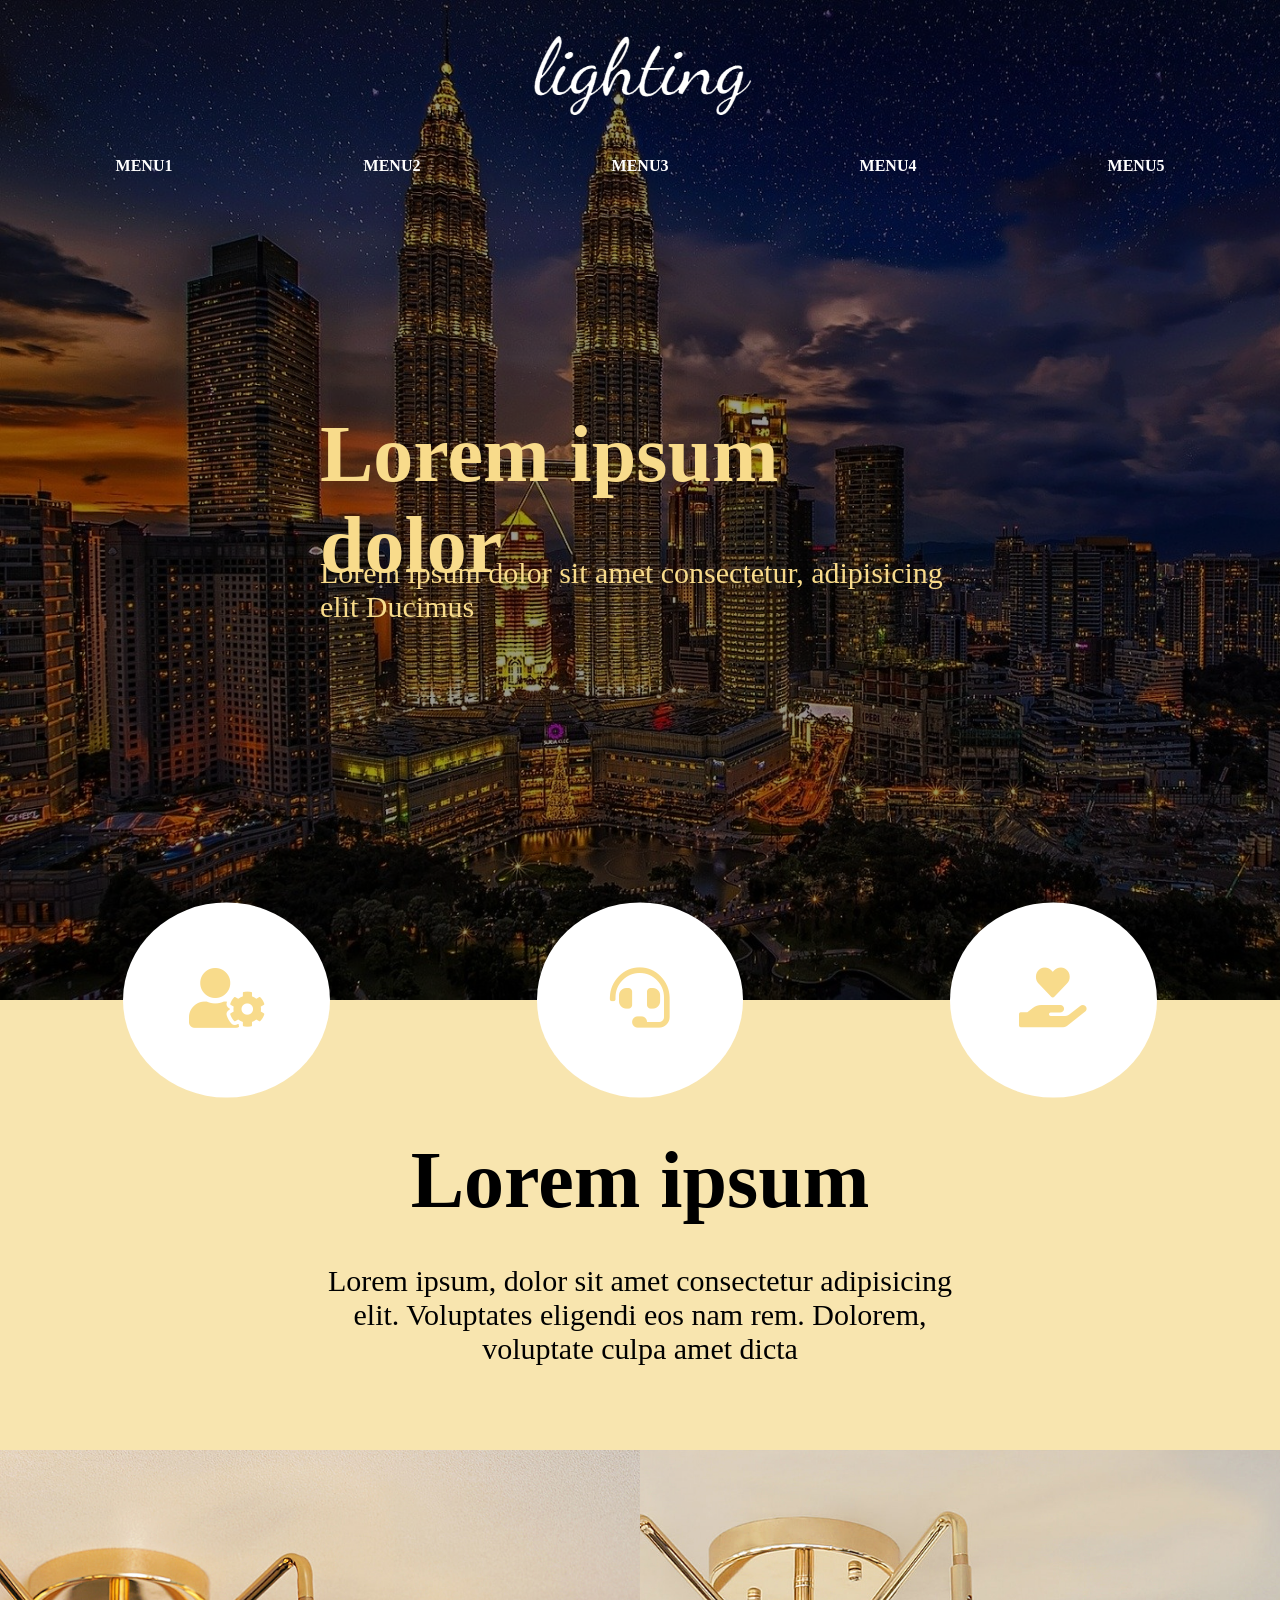
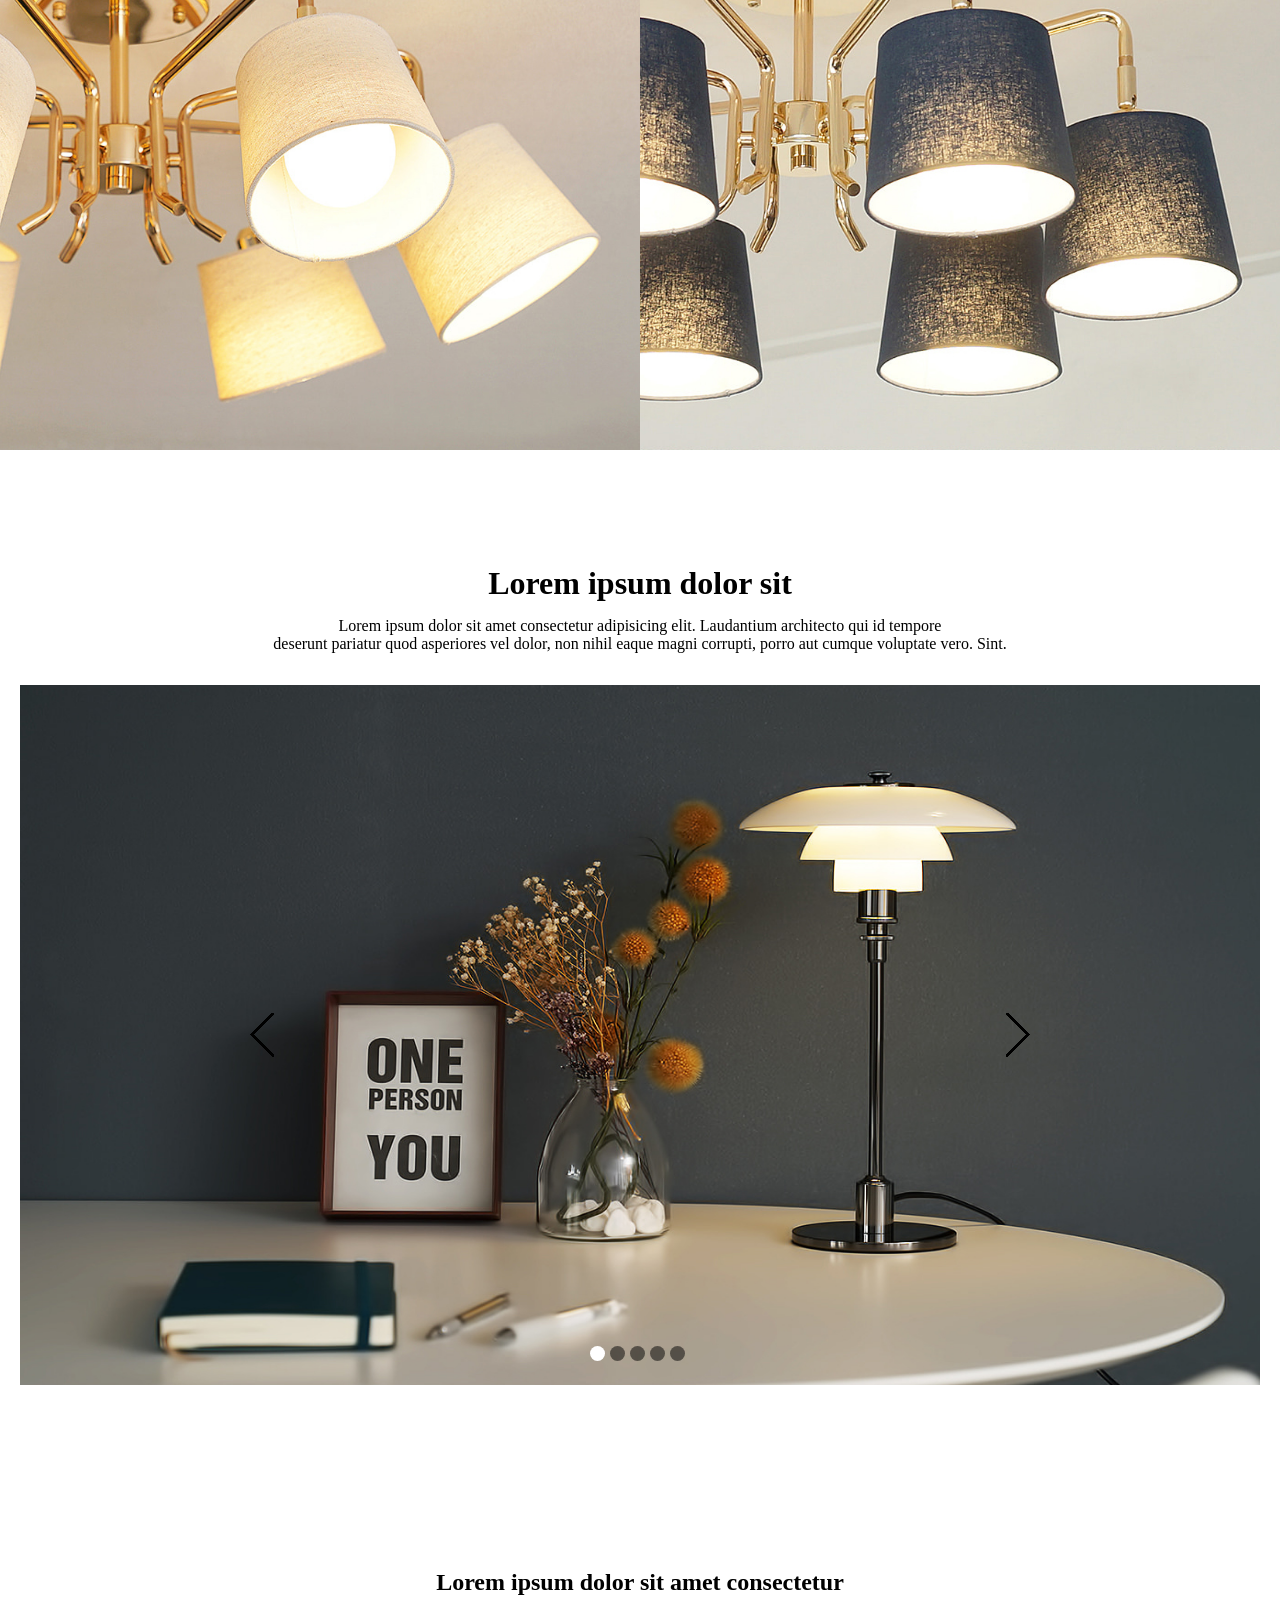
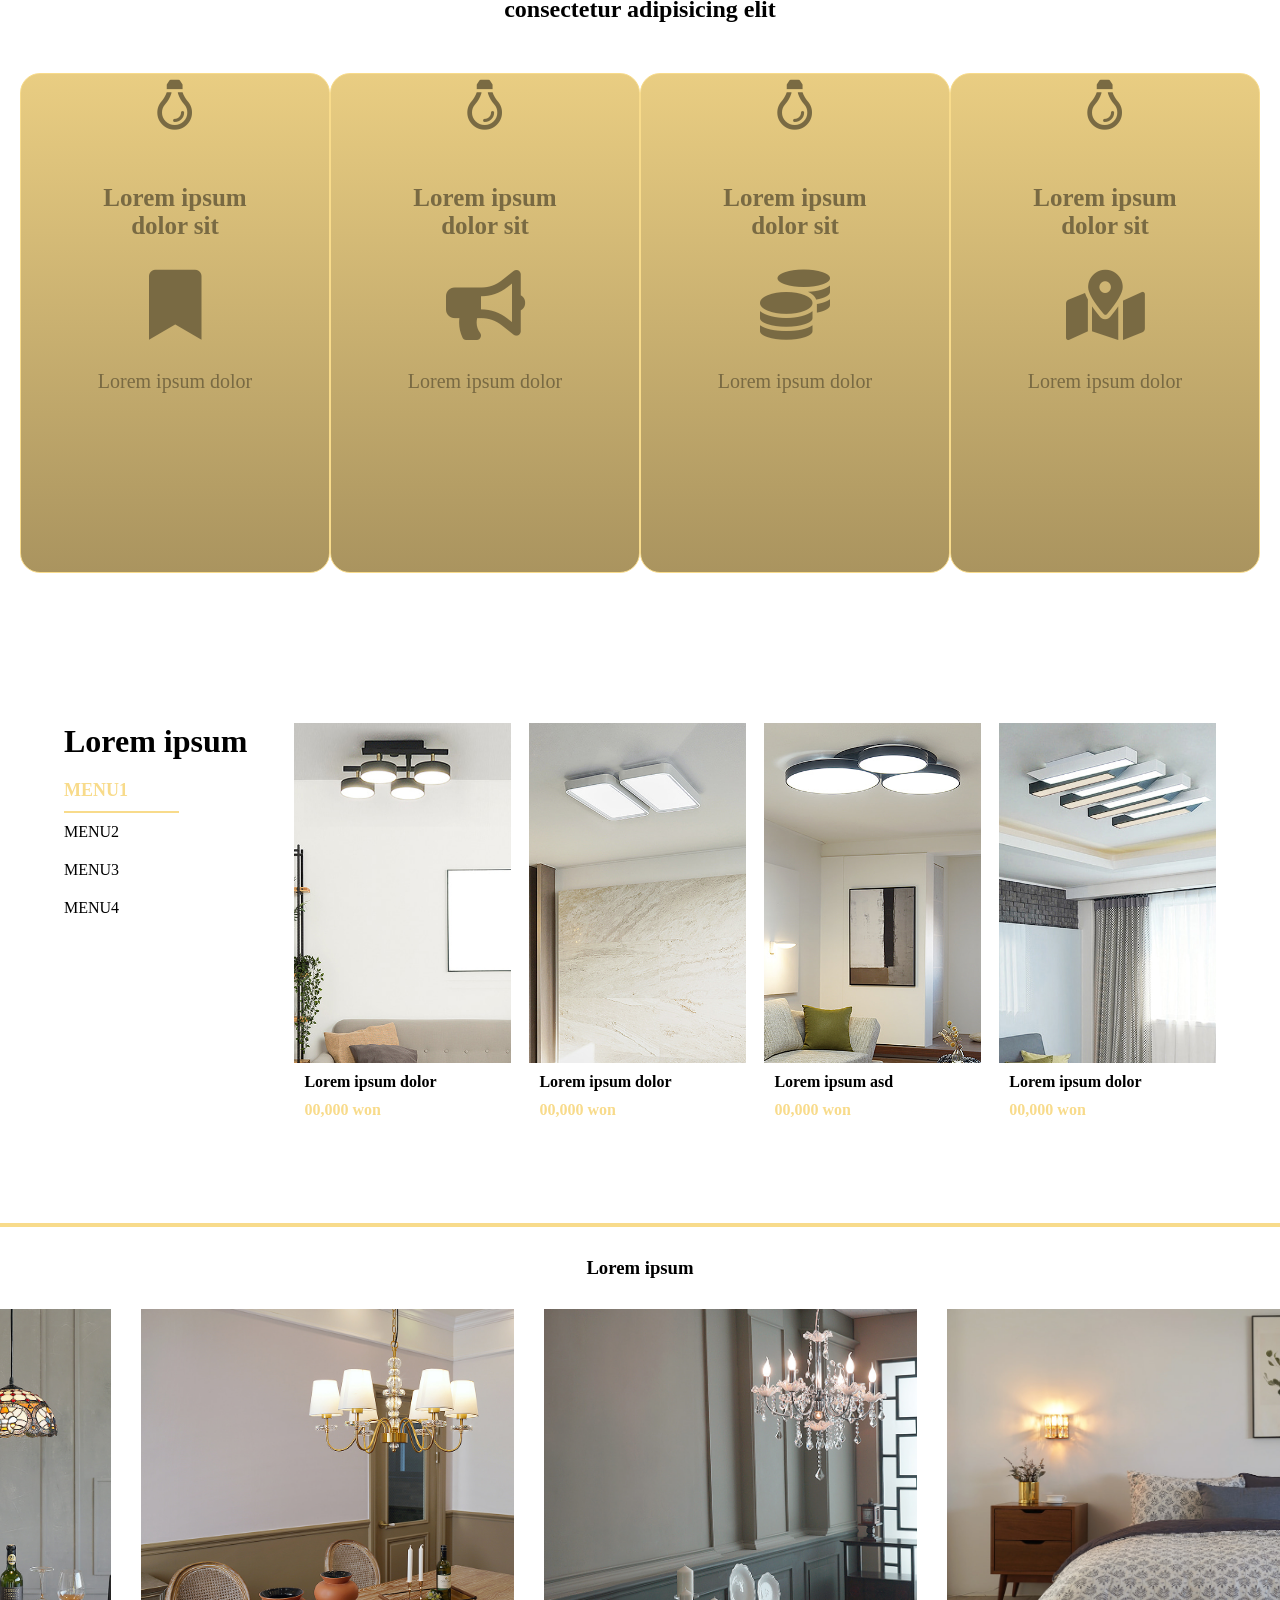
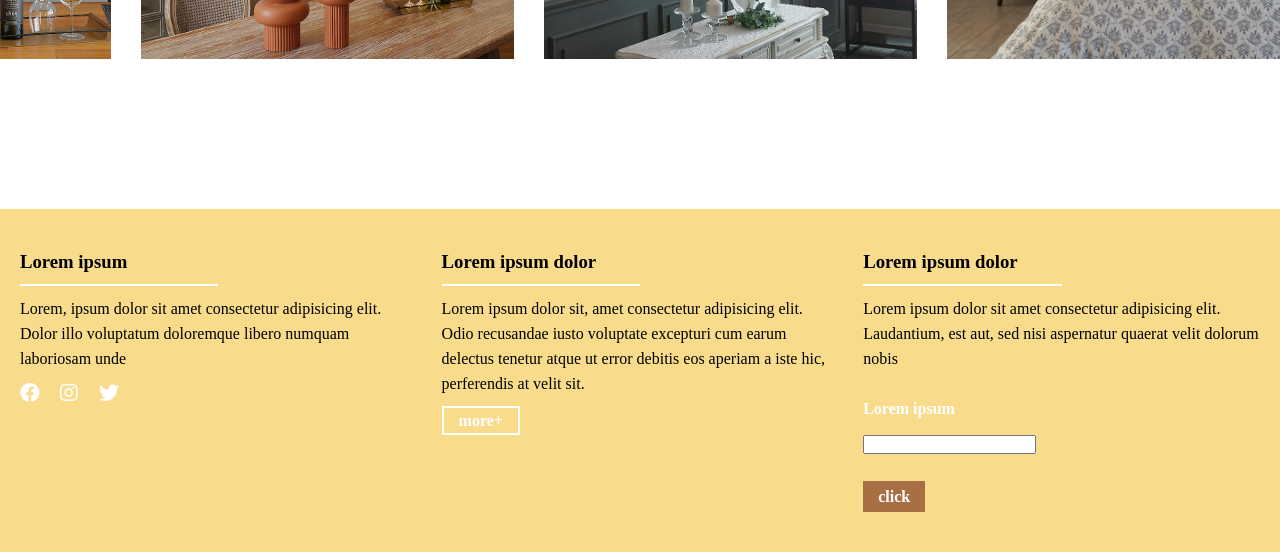
<file: LIGHT/main.html>
<!DOCTYPE html>
<html lang="en">

<head>
    <meta charset="UTF-8">
    <meta name="viewport" content="width=device-width, initial-scale=1.0">
    <link rel="stylesheet" href="https://use.fontawesome.com/releases/v5.12.0/css/all.css"
        integrity="sha384-REHJTs1r2ErKBuJB0fCK99gCYsVjwxHrSU0N7I1zl9vZbggVJXRMsv/sLlOAGb4M" crossorigin="anonymous">
    <script src="jquery-1.12.4.min.js"></script>
    <script src="main.js"></script>
    <link rel="stylesheet" href="main.css">
    <title>Document</title>
</head>

<body>

    <div class="headerWrap">
        <div class="gra">
            <h1>Lorem ipsum dolor</h1>
            <p>Lorem ipsum dolor sit amet consectetur, adipisicing elit Ducimus</p>
            <div id="header">
                <div class="logo">
                    <img src="img/logo.png" alt="logo">
                </div>
                <ul class="after">
                    <li><a href="#">MENU1</a>
                        <ul class="Depth">
                            <li><a href="#">sub MENU1</a></a>
                            <li><a href="#">sub MENU1</a></li>
                            <li><a href="#">sub MENU1</a></li>
                        </ul>
                    </li>
                    <li><a href="#">MENU2</a>
                        <ul class="Depth">
                            <li><a href="#">sub MENU2</a></a>
                            <li><a href="#">sub MENU2</a></li>
                            <li><a href="#">sub MENU2</a></li>
                        </ul>
                    </li>
                    <li><a href="#">MENU3</a>
                        <ul class="Depth">
                            <li><a href="#">sub MENU3</a></a>
                            <li><a href="#">sub MENU3</a></li>
                            <li><a href="#">sub MENU3</a></li>
                        </ul>
                    </li>
                    <li><a href="#">MENU4</a>
                        <ul class="Depth">
                            <li><a href="#">sub MENU4</a></a>
                            <li><a href="#">sub MENU4</a></li>
                            <li><a href="#">sub MENU4</a></li>
                        </ul>
                    </li>
                    <li><a href="#">MENU5</a>
                        <ul class="Depth">
                            <li><a href="#">sub MENU5</a></a>
                            <li><a href="#">sub MENU5</a></li>
                            <li><a href="#">sub MENU5</a></li>
                        </ul>
                    </li>
                </ul>
            </div>
        </div>
    </div>

    <div class="visualWrap">
        <div class="raBox">
            <ul class="after">
                <li><a href="#"><i class="fas fa-user-cog"></i></a></li>
                <li><a href="#"><i class="fas fa-headset"></i></a></li>
                <li><a href="#"><i class="fas fa-hand-holding-heart"></i></a></li>
            </ul>
        </div>
    </div>

    <div id="contents">
        <div class="con1">
            <h2>Lorem ipsum</h2>
            <p>Lorem ipsum, dolor sit amet consectetur adipisicing elit. Voluptates eligendi eos nam rem. Dolorem,
                voluptate culpa amet dicta</p>
        </div>

        <div class="con2 after">
            <div class="con2Wrap">
                <div class="first"></div>
                <div class="second"></div>
            </div>
        </div>


        <div class="con3">
            <div class="con3Wrap">
                <h1>Lorem ipsum dolor sit</h1>
                <p>Lorem ipsum dolor sit amet consectetur adipisicing elit. Laudantium architecto qui id tempore<br>
                    deserunt pariatur quod asperiores vel dolor, non nihil eaque magni corrupti, porro aut cumque
                    voluptate vero. Sint.</p>
                <div class="wrap">
                    <div class="slider">
                        <ul class="panel">
                            <li><img src="img/con3-1.jpg" alt="img1"></li>
                            <li><img src="img/con3-2.jpg" alt="img2"></li>
                            <li><img src="img/con3-3.jpg" alt="img3"></li>
                            <li><img src="img/con3-4.jpg" alt="img4"></li>
                            <li><img src="img/con3-5.jpg" alt="img5"></li>
                        </ul>

                        <ul class="navi">
                            <li><a href="#"></a></li>
                            <li><a href="#"></a></li>
                            <li><a href="#"></a></li>
                            <li><a href="#"></a></li>
                            <li><a href="#"></a></li>
                        </ul>


                    </div>
                </div>
                <a href="#" class="prev"><img src="img/Prev.png" /></a>
                <a href="#" class="next"><img src="img/Next.png" /></a>
            </div>
        </div>


        <div class="con4 after">
            <h2>Lorem ipsum dolor sit amet consectetur<br> consectetur adipisicing elit</h2>
            <div class="sub1">
                <a href="#"><i class="far fa-lightbulb"></i></a>
                <h3>Lorem ipsum<br> dolor sit</h3>
                <p><i class="fas fa-bookmark"></i><br>Lorem ipsum dolor</p>
            </div>
            <div class="sub2">
                <a href="#"><i class="far fa-lightbulb"></i></a>
                <h3>Lorem ipsum<br> dolor sit</h3>
                <p><i class="fas fa-bullhorn"></i><br>Lorem ipsum dolor</p>
            </div>
            <div class="sub3">
                <a href="#"><i class="far fa-lightbulb"></i></a>
                <h3>Lorem ipsum<br> dolor sit</h3>
                <p><i class="fas fa-coins"></i><br>Lorem ipsum dolor</p>
            </div>
            <div class="sub4">
                <a href="#"><i class="far fa-lightbulb"></i></a>
                <h3>Lorem ipsum<br> dolor sit</h3>
                <p><i class="fas fa-map-marked-alt"></i><br>Lorem ipsum dolor</p>
            </div>
        </div>

        <div class="con5 after">
            <h1>Lorem ipsum</h1>
            <ul>
                <li><a href="#" class="on">MENU1</a></li>
                <li><a href="#">MENU2</a></li>
                <li><a href="#">MENU3</a></li>
                <li><a href="#">MENU4</a></li>
            </ul>

            <div class="after btnOn">
                <div class="img1">
                    <div class="hov"><a href="#">view more+</a></div>
                    <p>Lorem ipsum dolor<br><span>00,000 won</span></p>
                </div>
                <div class="img2">
                    <div class="hov"><a href="#">view more+</a></div>
                    <p>Lorem ipsum dolor<br><span>00,000 won</span></p>
                </div>
                <div class="img3">
                    <div class="hov"><a href="#">view more+</a></div>
                    <p>Lorem ipsum asd<br><span>00,000 won</span></p>
                </div>
                <div class="img4">
                    <div class="hov"><a href="#">view more+</a></div>
                    <p>Lorem ipsum dolor<br><span>00,000 won</span></p>
                </div>
            </div>

            <div class="after">
                <div class="img5">
                    <div class="hov"><a href="#">view more+</a></div>
                    <p>Lorem ipsum dolor<br><span>00,000 won</span></p>
                </div>
                <div class="img6">
                    <div class="hov"><a href="#">view more+</a></div>
                    <p>Lorem ipsum dolor<br><span>00,000 won</span></p>
                </div>
                <div class="img7">
                    <div class="hov"><a href="#">view more+</a></div>
                    <p>Lorem ipsum dolor<br><span>00,000 won</span></p>
                </div>
                <div class="img8">
                    <div class="hov"><a href="#">view more+</a></div>
                    <p>Lorem ipsum dolor<br><span>00,000 won</span></p>
                </div>
            </div>

            <div class="after">
                <div class="img9">
                    <div class="hov"><a href="#">view more+</a></div>
                    <p>Lorem ipsum dolor<br><span>00,000 won</span></p>
                </div>
                <div class="img10">
                    <div class="hov"><a href="#">view more+</a></div>
                    <p>Lorem ipsum dolor<br><span>00,000 won</span></p>
                </div>
                <div class="img11">
                    <div class="hov"><a href="#">view more+</a></div>
                    <p>Lorem ipsum dolor<br><span>00,000 won</span></p>
                </div>
                <div class="img12">
                    <div class="hov"><a href="#">view more+</a></div>
                    <p>Lorem ipsum dolor<br><span>00,000 won</span></p>
                </div>
            </div>

            <div class="after">
                <div class="img13">
                    <div class="hov"><a href="#">view more+</a></div>
                    <p>Lorem ipsum dolor<br><span>00,000 won</span></p>
                </div>
                <div class="img14">
                    <div class="hov"><a href="#">view more+</a></div>
                    <p>Lorem ipsum dolor<br><span>00,000 won</span></p>
                </div>
                <div class="img15">
                    <div class="hov"><a href="#">view more+</a></div>
                    <p>Lorem ipsum dolor<br><span>00,000 won</span></p>
                </div>
                <div class="img16">
                    <div class="hov"><a href="#">view more+</a></div>
                    <p>Lorem ipsum dolor<br><span>00,000 won</span></p>
                </div>
            </div>
        </div>

        <div class="con6">
            <h3>Lorem ipsum</h3>
            <div class="con6Wrap after">
                <div>
                    <div class="bg1"></div>
                </div>
                <div>
                    <div class="bg2"></div>
                </div>
                <div>
                    <div class="bg3"></div>
                </div>
                <div>
                    <div class="bg4"></div>
                </div>
                <div>
                    <div class="bg5"></div>
                </div>
            </div>
        </div>
    </div>

    <div class="footerWrap">
        <div id="footer" class="after">
            <div>
                <h3>Lorem ipsum</h3>
                <p>Lorem, ipsum dolor sit amet consectetur adipisicing elit. Dolor illo voluptatum doloremque libero
                    numquam laboriosam unde</p>
                <ul class="after">
                    <li><a href="#"><i class="fab fa-facebook"></i></a></li>
                    <li><a href="#"><i class="fab fa-instagram"></i></a></li>
                    <li><a href="#"><i class="fab fa-twitter"></i></a></li>
                </ul>
            </div>
            <div>
                <h3>Lorem ipsum dolor</h3>
                <p>Lorem ipsum dolor sit, amet consectetur adipisicing elit. Odio recusandae iusto voluptate excepturi
                    cum earum delectus tenetur atque ut error debitis eos aperiam a iste hic, perferendis at velit sit.
                </p>
                <a href="#">more+</a>
            </div>
            <div>
                <h3>Lorem ipsum dolor</h3>
                <p>Lorem ipsum dolor sit amet consectetur adipisicing elit. Laudantium, est aut, sed nisi aspernatur
                    quaerat velit dolorum nobis<br><br><span>Lorem ipsum</span></p>
                <input type="text" value=""><br><br>
                <a href="#">click</a>
            </div>
        </div>
    </div>

</body>

</html>
</file>
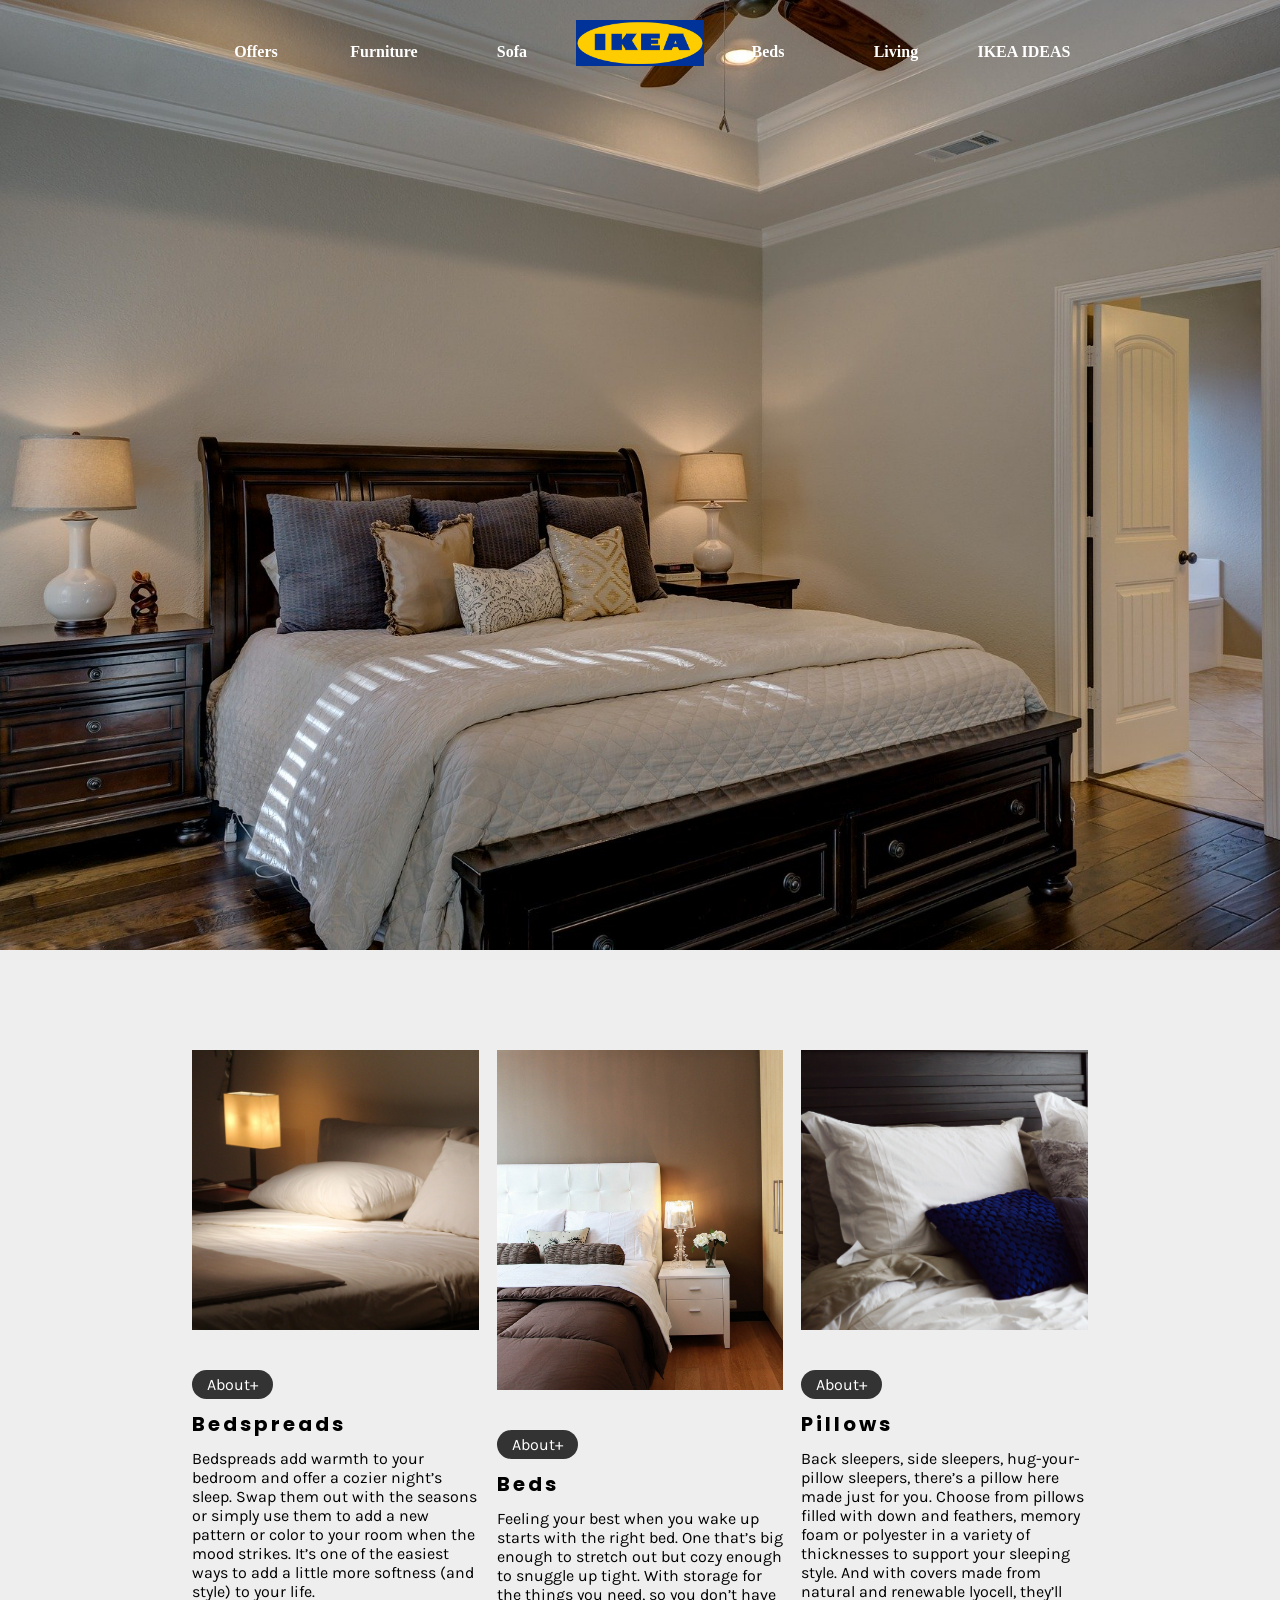
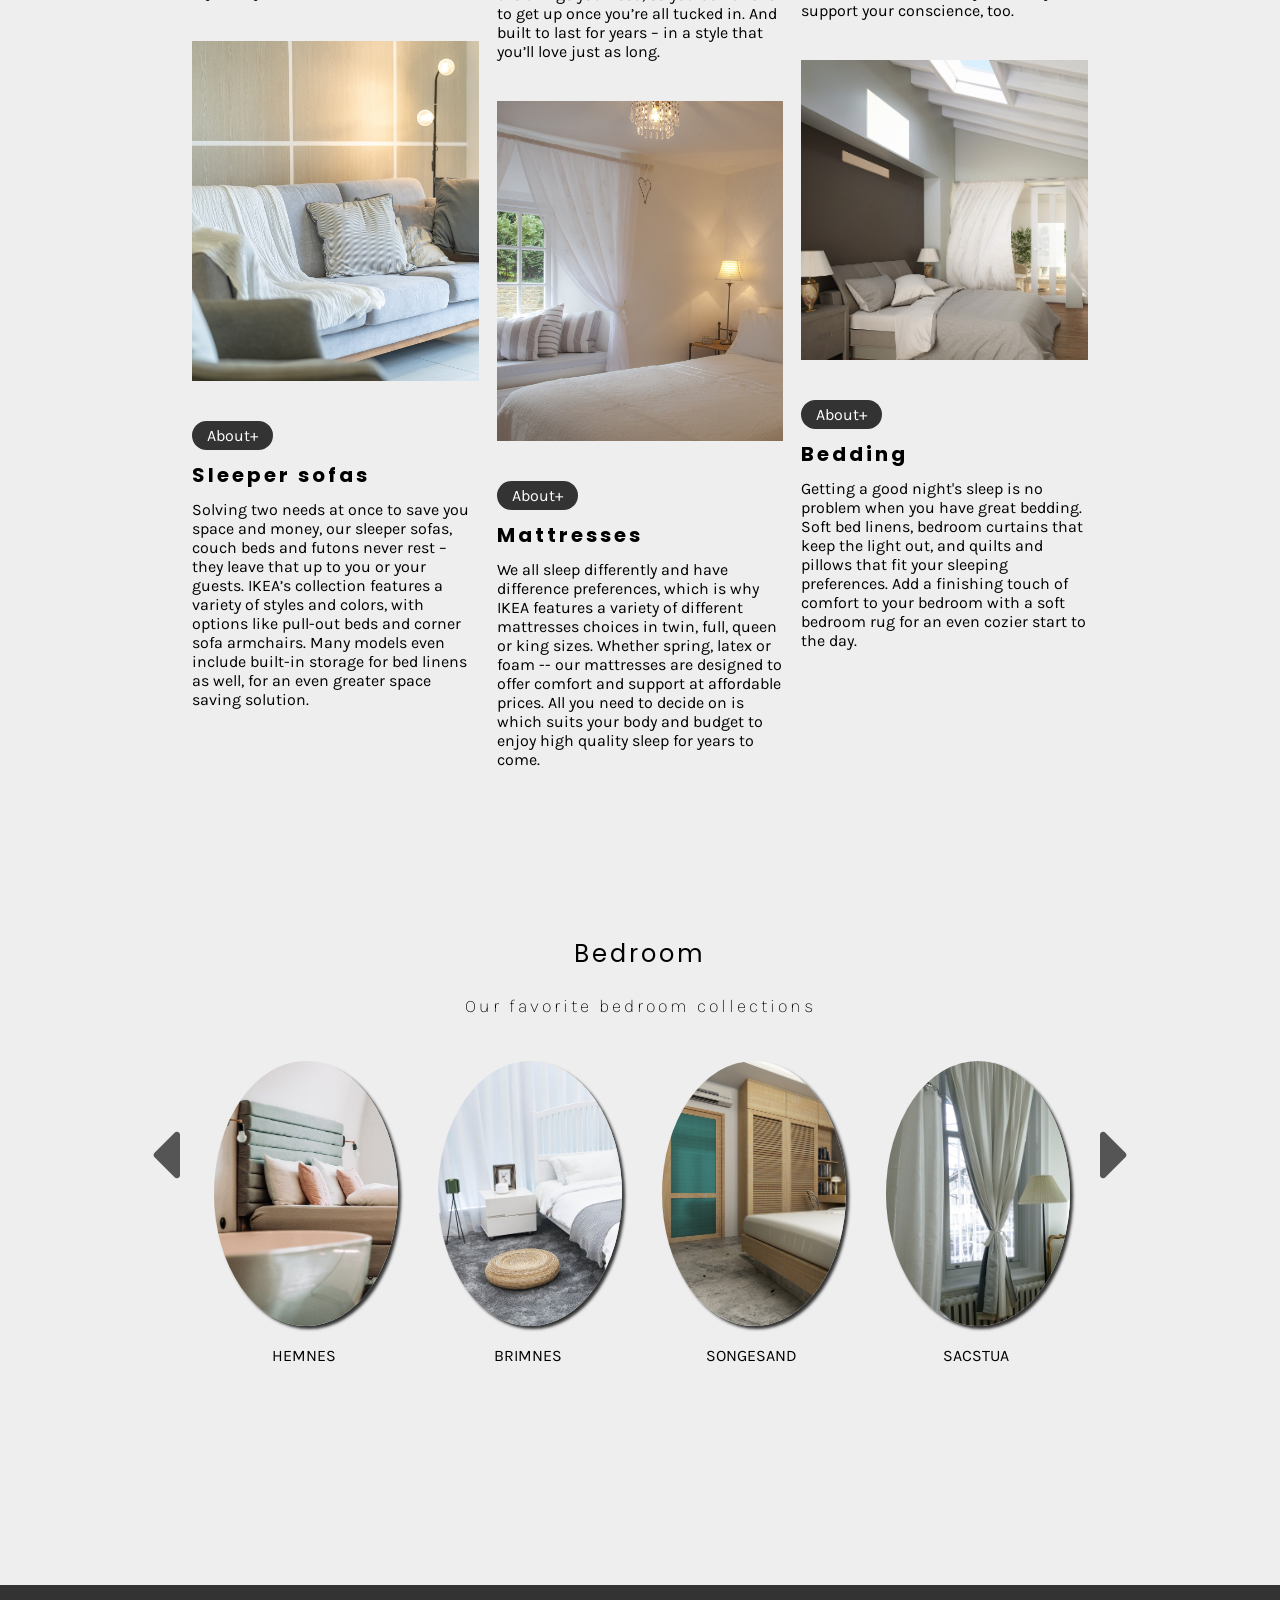
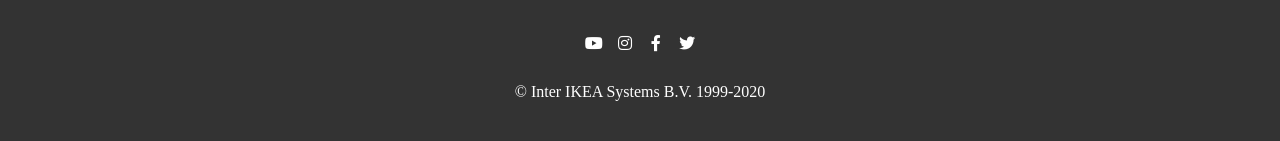
<file: IKEA/sub1/sub1.html>
<!DOCTYPE html>
<html lang="en">

<head>
    <meta charset="UTF-8">
    <meta name="viewport" content="width=device-width, initial-scale=1.0">
    <meta http-equiv="X-UA-Compatible" content="ie=edge">
    <link rel="stylesheet" href="sub1.css">
    <link rel="stylesheet" href="https://use.fontawesome.com/releases/v5.12.0/css/all.css"
        integrity="sha384-REHJTs1r2ErKBuJB0fCK99gCYsVjwxHrSU0N7I1zl9vZbggVJXRMsv/sLlOAGb4M" crossorigin="anonymous">
    <script src="jquery-1.12.4.min.js"></script>
    <script src="sub1.js"></script>
    <title>Document</title>
</head>

<body>
    
    <div id="moPanel">
        <ul>
            <li><a href="#">Offers</a>
            </li>
            <li><a href="#">Furniture<span> ▼</span></a>
                <ul class="moDepth">
                    <li><a href="#">Tables & desks</a></li>
                    <li><a href="#">TV & media furniture</a></li>
                    <li><a href="#">Room dividers</a></li>
                </ul>
            </li>
            <li><a href="#">Sofa<span> ▼</span></a>
                <ul class="moDepth">
                    <li><a href="#">Fabric sofas</a></li>
                    <li><a href="#">Sofa covers</a></li>
                    <li><a href="#">Sofa legs</a></li>
                </ul>
            </li>
            <li><a href="#">Beds<span> ▼</span></a>
                <ul class="moDepth">
                    <li><a href="#">Divan beds</a></li>
                    <li><a href="#">Beds with storage</a></li>
                    <li><a href="#">Bed legs</a></li>
                </ul>
            </li>
            <li><a href="#">Kitchen<span> ▼</span></a>
                <ul class="moDepth">
                    <li><a href="#">Kitchen countertops</a></li>
                    <li><a href="#">Kitchen cabinets & fronts</a></li>
                    <li><a href="#">Appliances</a></li>
                </ul>
            </li>
            <li><a href="#">IKEA IDEAS</a></li>
        </ul>
    </div>
    <a href="#" class="moBtn"><i class="fas fa-bars"></i></a>

    <div class="headerWrap">
        <div id="header" class="after">
            <ul class="after">
                <li><a href="#">Offers</a>
                    
                </li>
                <li><a href="#">Furniture</a>
                    <ul class="depth">
                        <li><a href="#">Tables & desks</a></li>
                        <li><a href="#">TV & media furniture</a></li>
                        <li><a href="#">Room dividers</a></li>
                    </ul>
                </li>
                <li><a href="#">Sofa</a>
                    <ul class="depth">
                        <li><a href="#">Fabric sofas</a></li>
                        <li><a href="#">Sofa covers</a></li>
                        <li><a href="#">Sofa legs</a></li>
                    </ul>
                </li>
                <li><a href="#"><img src="img/logo.png" alt="logo"></img></a></li>
                <li><a href="#">Beds</a>
                    <ul class="depth">
                        <li><a href="#">Divan beds</a></li>
                        <li><a href="#">Beds with storage</a></li>
                        <li><a href="#">Bed legs</a></li>
                    </ul>
                </li>
                <li><a href="#">Living</a>
                    <ul class="depth">
                        <li><a href="#">
                            Rugs</a></li>
                        <li><a href="#">Home Textiles</a></li>
                        <li><a href="#">Coffee & side tables</a></li>
                    </ul>
                </li>
                <li><a href="#">IKEA IDEAS</a>
                    
                </li>
            </ul>
        </div>
    </div>

    
    <div id="contents">
        <div class="con1 after">
            <div>
                <div class="img1"></div>
                <div class="text">
                    <a href="#">About+</a><br>
                    <span>Bedspreads</span><br>Bedspreads add warmth to your bedroom and offer a cozier night’s sleep. Swap them out with the seasons or simply use them to add a new pattern or color to your room when the mood strikes. It’s one of the easiest ways to add a little more softness (and style) to your life.
                </div>

                <div class="img2"></div>
                <div class="text">
                    <a href="#">About+</a><br>
                    <span>Sleeper sofas</span><br>Solving two needs at once to save you space and money, our sleeper sofas, couch beds and futons never rest – they leave that up to you or your guests. IKEA’s collection features a variety of styles and colors, with options like pull-out beds and corner sofa armchairs. Many models even include built-in storage for bed linens as well, for an even greater space saving solution.
                </div>
            </div>

            <div>
                <div class="img3"></div>
                <div class="text">
                    <a href="#">About+</a><br>
                    <span>Beds</span><br>Feeling your best when you wake up starts with the right bed. One that’s big enough to stretch out but cozy enough to snuggle up tight. With storage for the things you need, so you don’t have to get up once you’re all tucked in. And built to last for years – in a style that you’ll love just as long.
                </div>

                <div class="img4"></div>
                <div class="text">
                    <a href="#">About+</a><br>
                    <span>Mattresses</span><br> We all sleep differently and have difference preferences, which is why IKEA features a variety of different mattresses choices in twin, full, queen or king sizes. Whether spring, latex or foam -- our mattresses are designed to offer comfort and support at affordable prices. All you need to decide on is which suits your body and budget to enjoy high quality sleep for years to come.
                </div>
            </div>

            <div>
                <div class="img5"></div>
                <div class="text">
                    <a href="#">About+</a><br>
                    <span>Pillows</span><br>Back sleepers, side sleepers, hug-your-pillow sleepers, there’s a pillow here made just for you. Choose from pillows filled with down and feathers, memory foam or polyester in a variety of thicknesses to support your sleeping style. And with covers made from natural and renewable lyocell, they’ll support your conscience, too.
                </div>

                <div class="img6"></div>
                <div class="text">
                    <a href="#">About+</a><br>
                    <span>Bedding</span><br>Getting a good night's sleep is no problem when you have great bedding. Soft bed linens, bedroom curtains that keep the light out, and quilts and pillows that fit your sleeping preferences. Add a finishing touch of comfort to your bedroom with a soft bedroom rug for an even cozier start to the day.
                </div>
            </div>

        </div>

        <div class="con2">
            <a href="#" class="prev">
                <i class="fas fa-caret-left"></i>
            </a>
            <a href="#" class="next">
                <i class="fas fa-caret-right"></i>
            </a>
            <div class="inner">
                <h2>Bedroom<br>
                    <span>Our favorite bedroom collections</span>
                </h2>
                <div class="viewBox after">
                    <div>
                        <div class="radiusBox1"></div>
                        <div class="textB">
                            MALM
                        </div>
                    </div>
                    <div>
                        <div class="radiusBox2"></div>
                        <div class="textB">
                            HEMNES
                        </div>
                    </div>
                    <div>
                        <div class="radiusBox3"></div>
                        <div class="textB">
                            BRIMNES
                        </div>
                    </div>
                    <div>
                        <div class="radiusBox4"></div>
                        <div class="textB">
                            SONGESAND
                        </div>
                    </div>
                    <div>
                        <div class="radiusBox5"></div>
                        <div class="textB">
                            SACSTUA
                        </div>
                    </div>
                    <div>
                        <div class="radiusBox6"></div>
                        <div class="textB">
                            NORDLI
                        </div>
                    </div>
                </div>
            </div>
        </div>
    </div>

    <div class="footerWrap">
        <div id="footer">
            <ul class="after">
                <li><a href="#"><i class="fab fa-youtube"></i></a></li>
                <li><a href="#"><i class="fab fa-instagram"></i></a></li>
                <li><a href="#"><i class="fab fa-facebook-f"></i></a></li>
                <li><a href="#"><i class="fab fa-twitter"></i></a></li>
            </ul>
            <p>
                © Inter IKEA Systems B.V. 1999-2020
            </p>
        </div>
    </div>




</body>

</html>
</file>
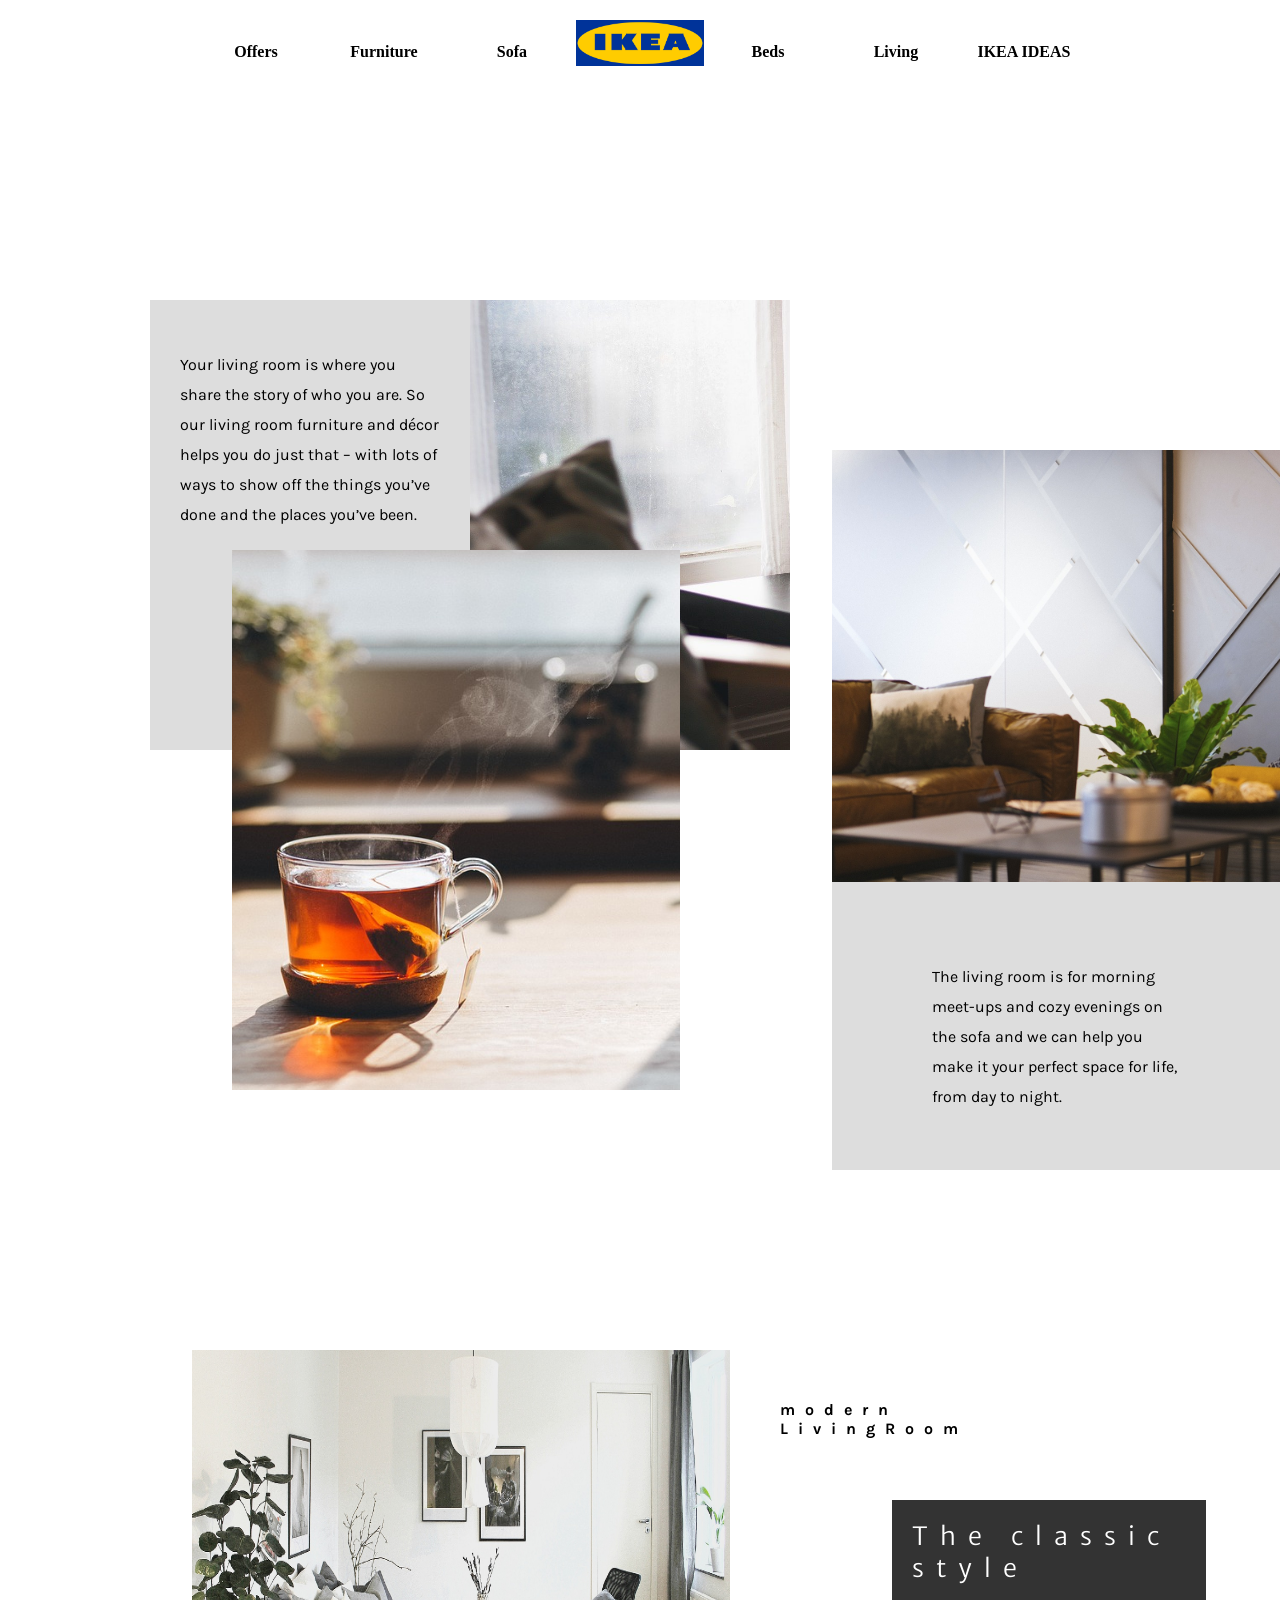
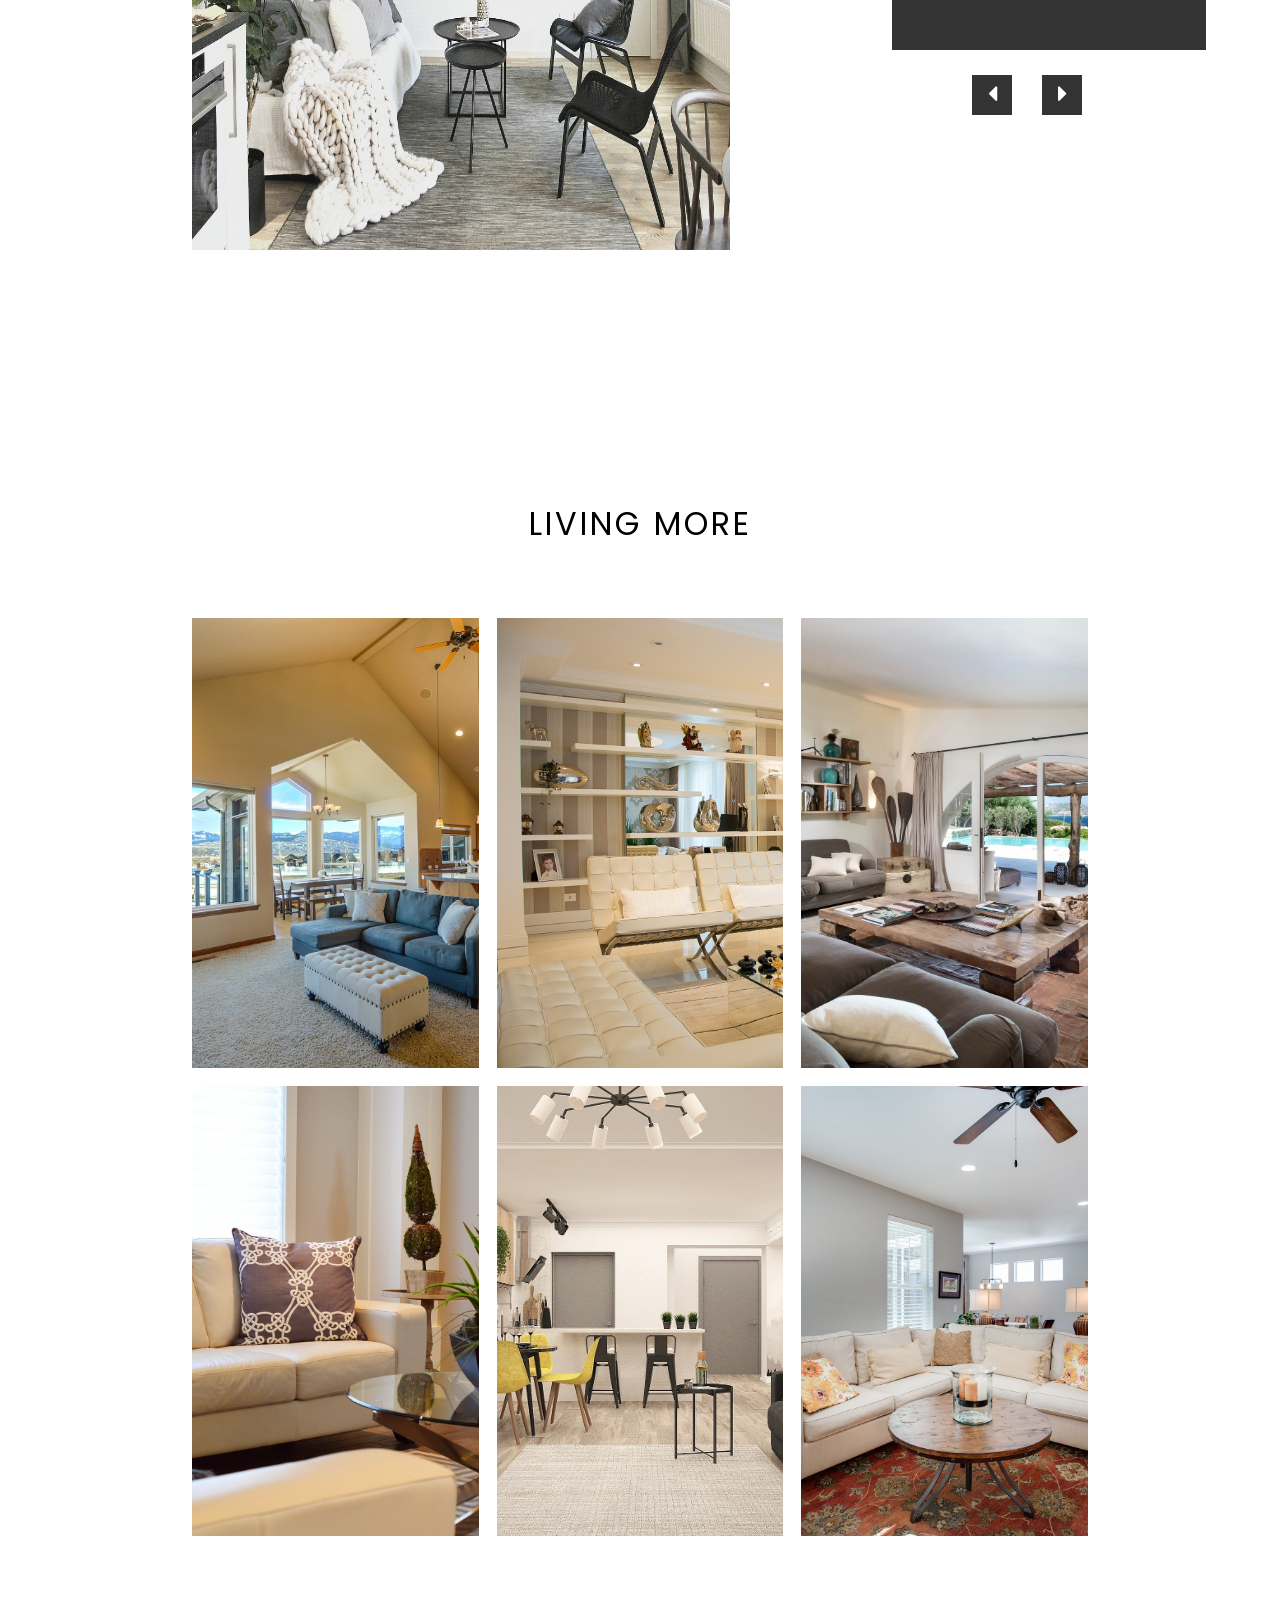
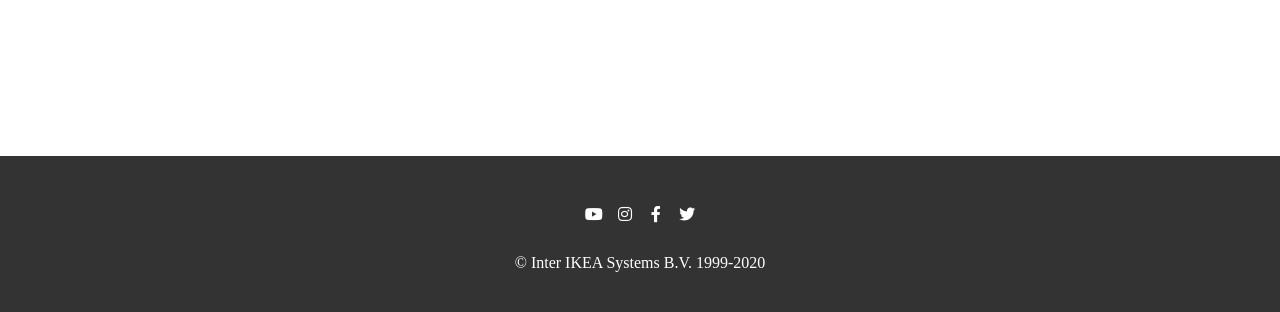
<file: IKEA/sub2/sub2.html>
<!DOCTYPE html>
<html lang="en">

<head>
    <meta charset="UTF-8">
    <meta name="viewport" content="width=device-width, initial-scale=1.0">
    <meta http-equiv="X-UA-Compatible" content="ie=edge">
    <link rel="stylesheet" href="https://use.fontawesome.com/releases/v5.12.0/css/all.css"
        integrity="sha384-REHJTs1r2ErKBuJB0fCK99gCYsVjwxHrSU0N7I1zl9vZbggVJXRMsv/sLlOAGb4M" crossorigin="anonymous">
    <link rel="stylesheet" href="sub2.css">
    <script src="jquery-1.12.4.min.js"></script>
    <script src="sub2.js"></script>
    <title>Document</title>
</head>

<body>
    <div id="moPanel">
        <ul>
            <li><a href="#">Offers</a>
            </li>
            <li><a href="#">Furniture<span> ▼</span></a>
                <ul class="moDepth">
                    <li><a href="#">Tables & desks</a></li>
                    <li><a href="#">TV & media furniture</a></li>
                    <li><a href="#">Room dividers</a></li>
                </ul>
            </li>
            <li><a href="#">Sofa<span> ▼</span></a>
                <ul class="moDepth">
                    <li><a href="#">Fabric sofas</a></li>
                    <li><a href="#">Sofa covers</a></li>
                    <li><a href="#">Sofa legs</a></li>
                </ul>
            </li>
            <li><a href="#">Beds<span> ▼</span></a>
                <ul class="moDepth">
                    <li><a href="#">Divan beds</a></li>
                    <li><a href="#">Beds with storage</a></li>
                    <li><a href="#">Bed legs</a></li>
                </ul>
            </li>
            <li><a href="#">Kitchen<span> ▼</span></a>
                <ul class="moDepth">
                    <li><a href="#">Kitchen countertops</a></li>
                    <li><a href="#">Kitchen cabinets & fronts</a></li>
                    <li><a href="#">Appliances</a></li>
                </ul>
            </li>
            <li><a href="#">IKEA IDEAS</a></li>
        </ul>
    </div>
    <a href="#" class="moBtn"><i class="fas fa-bars"></i></a>

    <div class="headerWrap">
        <div id="header">
            <ul class="after">
                <li><a href="#">Offers</a>
                    
                </li>
                <li><a href="#">Furniture</a>
                    <ul class="depth">
                        <li><a href="#">Tables & desks</a></li>
                        <li><a href="#">TV & media furniture</a></li>
                        <li><a href="#">Room dividers</a></li>
                    </ul>
                </li>
                <li><a href="#">Sofa</a>
                    <ul class="depth">
                        <li><a href="#">Fabric sofas</a></li>
                        <li><a href="#">Sofa covers</a></li>
                        <li><a href="#">Sofa legs</a></li>
                    </ul>
                </li>
                <li><a href="#"><img src="img/logo.png" alt="logo"></img></a></li>
                <li><a href="#">Beds</a>
                    <ul class="depth">
                        <li><a href="#">Divan beds</a></li>
                        <li><a href="#">Beds with storage</a></li>
                        <li><a href="#">Bed legs</a></li>
                    </ul>
                </li>
                <li><a href="#">Living</a>
                    <ul class="depth">
                        <li><a href="#">
                            Kitchen countertops</a></li>
                        <li><a href="#">Kitchen cabinets & fronts</a></li>
                        <li><a href="#">Appliances</a></li>
                    </ul>
                </li>
                <li><a href="#">IKEA IDEAS</a>
                    
                </li>
            </ul>
        </div>
    </div>

    <div id="visual">
        <div class="box1 after">
            <p>Your living room is where you share the story of who you are. So our living room furniture and décor helps you do just that – with lots of ways to show off the things you’ve done and the places you’ve been. </p>
            <div class="img1"></div>
        </div>

        <div class="box2"></div>

        <div class="box3">
            <div class="img3"></div>
            <p>The living room is for morning meet-ups and cozy evenings on the sofa and we can help you make it your perfect space for life, from day to night.</p>
        </div>
    </div>


    <div class="contents">
        <div class="con1">
            <div class="inner after">
                <div class="imgBox">
                    <div class="imgBoxWrap after">
                        <div class="imgBox1"><img src="img/imgBox1.jpg" alt="imgBox1"></div>
                        <div class="imgBox2"><img src="img/imgBox2.jpg" alt="imgBox2"></div>
                        <div class="imgBox3"><img src="img/imgBox3.jpg" alt="imgBox3"></div>
                        <div class="imgBox4"><img src="img/imgBox4.jpg" alt="imgBox1"></div>
                        <div class="imgBox5"><img src="img/imgBox5.jpg" alt="imgBox1"></div>
                    </div>
                </div>

                <div class="text">modern LivingRoom</div>
                
                <div class="blackBox">
                    <div class="blackBoxWrap after">
                        <div>
                            The basic<br>
                            Style
                        </div>
                        <div>
                            The classic <br>
                            style
                        </div>
                        <div>
                            Black & Gray<br>
                            Style
                        </div>
                        <div>
                            Black & white<br>
                            Style
                        </div>
                        <div>
                            The Black<br>
                            Style
                        </div>
                    </div>
                </div>
                <a href="#" class="prev"><i class="fas fa-caret-left"></i></a>
                <a href="#" class="next"><i class="fas fa-caret-right"></i></a>
            </div>

        </div>
    </div>

    <div class="con2">
        <h1>LIVING MORE</h1>
        <div class="boxWrap after">
            <div class="hovBox1">
                <div class="hov">
                    <a href="#">About+</a>
                </div>
            </div>
            <div class="hovBox2">
                <div class="hov">
                    <a href="#">About+</a>
                </div>
            </div>
            <div class="hovBox3">
                <div class="hov">
                    <a href="#">About+</a>
                </div>
            </div>
            <div class="hovBox4">
                <div class="hov">
                    <a href="#">About+</a>
                </div>
            </div>
            <div class="hovBox5">
                <div class="hov">
                    <a href="#">About+</a>
                </div>
            </div>
            <div class="hovBox6">
                <div class="hov">
                    <a href="#">About+</a>
                </div>
            </div>

        </div>
    </div>

    <div class="footerWrap">
        <div id="footer">
            <ul class="after">
                <li><a href="#"><i class="fab fa-youtube"></i></a></li>
                <li><a href="#"><i class="fab fa-instagram"></i></a></li>
                <li><a href="#"><i class="fab fa-facebook-f"></i></a></li>
                <li><a href="#"><i class="fab fa-twitter"></i></a></li>
            </ul>
            <p>
                © Inter IKEA Systems B.V. 1999-2020
            </p>
        </div>
    </div>

</body>

</html>
</file>
<file: css/style.css>
/* header{width: 90%; margin: 0 auto;}
header .wrap{padding:50px 15px 0; letter-spacing:-0.5px;}
header .tab_menu{position:relative;}
header .tab_menu .list{overflow:hidden;}
header .tab_menu .list li{float:left;padding: 10px;background-color: #a6bace;color:#a0cfea;border-radius: 5px 15px 0px 0;}
header .tab_menu .list li img{width: 35%;}
header .tab_menu .list .btn{font-size:20px;}
header .tab_menu .list .cont{display:none; position:absolute; top:45px; left:0; background:#c3e0f4; color:#000; text-align:center; width:100%; height:65vh;border-radius: 5px 15px 0px 0;}
header .tab_menu .list li.is_on {background-color: #c3e0f4;padding: 10px;border-radius: 5px 15px 0px 0;}
header .tab_menu .list li.is_on .btn{font-weight:bold; color:#fff;}
header .tab_menu .list li.is_on .cont{display:block;}
header .tab_menu .list li a {display:inline-block;} */




header {display: flex;justify-content: space-around;align-items: center;position: fixed;top: 0;left: 0;right: 0;z-index: 1;padding: 25px 0;}
header a{display: inline-block;font-size: 30px;}
header ul{display: flex;justify-content: space-evenly;width: 20%;}

.pro{height: 85vh;padding: 100px 0 0;}
.pro .pro_inner .pro_desc{width: 1200px;margin: 0 auto;display: flex;justify-content: center;align-items: center;position: relative;}
.pro .pro_inner .pro_desc .pro_text{width: 50%;padding-left: 10%;}
.pro .pro_inner .bottom{
    position: absolute;
    top: 55%;
    left: 50%;
    /* transform: translate(-50px, -50px); */
    text-align: center;
    animation: scroll 0.6s cubic-bezier(0, 0, 0.6, 1.06) infinite alternate;
}
.pro .pro_inner .bottom img{width: 50%;opacity: .4;}
.pro .pro_inner .bottom p{opacity: .4;font-size: 18px;}

@keyframes scroll{
    to{
        transform: translateY(-20px);
    }
}


.content{width: 1300px;margin: 0 auto;padding: 100px 0;}
.content .exp{display: flex;justify-content: space-evenly;}
.content .exp ul li{font-size: 20px;margin-bottom: 30px;}
</file>
<file: po/style.css>
*{background-color: #333;color: #fff;}

section{width: 1500px;margin: 0 auto;padding: 100px 0;}
section .sec_text{width: 100%;}
section .sec_text h1{font-size: 3em;}
section .sec_text p{font-size: 2em;}

section .sec_inner{width: 100%;margin: 7rem 0 0;}
/* section .sec_inner ul.img_box{width: 70%;margin: 0 auto;}s */
section .sec_inner ul.img_box li{display: flex;justify-content: space-around;align-items: start;flex-wrap: wrap;}
section .sec_inner ul.img_box li img{width: 49%;border-radius: 15px;}
</file>
<file: HOLLYS/main.css>
@import url('https://fonts.googleapis.com/css?family=Caveat+Brush|Courgette|Gochi+Hand|Hi+Melody|Kanit|Oleo+Script|Roboto+Condensed&display=swap');

* {
    margin: 0;
    padding: 0;
}

ol,
ul,
li {
    list-style: none;
}

a {
    text-decoration: none;
    color: inherit;
}

.after::after {
    display: block;
    content: "";
    clear: both;
}

#moPanel {
    display: none;
}


.moBtn {
    display: none;
}

/*-----------------------header----------------------- */

.headerWrap {
    width: 100%;
    height: 1000px;
    background: url(img/header.jpg) no-repeat left;
    background-size: cover;
}

.headerWrap>#header {
    width: 90%;
    margin: 0 auto;
    padding: 20px 0;
}

.headerWrap>h1 {
    position: absolute;
    top: 65%;
    left: 55%;
    transform: translateX(-15%);
    font-size: 110px;
    color: #fff;
    text-shadow: 5px 5px 5px #555;
    font-family: 'Oleo Script', cursive;
}

.headerWrap>p {
    position: absolute;
    top: 83%;
    left: 40%;
    color: #fff;
    font-size: 20px;
    text-shadow: 3px 3px 3px #555;
}

.headerWrap>#header>.logo {
    width: 50%;
    float: left;

}

.headerWrap>#header>.logo>img {
    width: 15%;
}

.headerWrap>#header>ul {
    width: 50%;
    float: left;
    padding: 25px 0;
}

.headerWrap>#header>ul>li {
    width: 20%;
    float: left;
}

.headerWrap>#header>ul>li>a {
    display: block;
    padding: 30px 0;
    color: #fff;
    font-weight: bold;
    text-align: center;
}

.Depth {
    display: none;
}

.headerWrap>#header>ul>li>.Depth>li>a {
    display: block;
    text-align: center;
    color: #fff;
    font-weight: bold;
    font-size: 15px;
    padding: 10px 20px;
}




/*---------------------contents--------------------- */

#contents {
    width: 100%;
    padding: 200px 0;
}


#contents>.con1 {
    width: 1240px;
    margin: 0 auto;
    position: relative;
    padding: 0px 0px 200px;
}


#contents>.con1>div>div {
    width: 50%;
    overflow: hidden;
    float: left;
}

#contents>.con1>div>.img1 {
    height: 500px;
    background: url(img/con1-1.jpg) no-repeat center bottom;
    background-size: cover;
}

#contents>.con1>div>.img2 {
    height: 500px;
    background: url(img/con1-2.jpg) no-repeat center bottom;
    background-size: cover;
}

#contents>.con1>div>.img3 {
    height: 500px;
    background: url(img/con1-3.jpg) no-repeat center bottom;
    background-size: cover;
}

#contents>.con1>div>.img4 {
    height: 500px;
    background: url(img/con1-4.jpg) no-repeat center bottom;
    background-size: cover;
}

#contents>.con1>.center {
    width: 300px;
    height: 300px;
    background: linear-gradient(to right, rgb(227, 249, 255), rgb(255, 255, 255));
    text-align: center;
    border-radius: 50%;
    position: absolute;
    top: 40%;
    left: 50%;
    transform: translate(-50%, -50%);
    z-index: 10;
}


#contents>.con1>.center>h1 {
    font-size: 2.8rem;
    padding: 100px 0px 20px;
    color: #e8626c;
    font-family: 'Kanit', sans-serif;
}

#contents>.con1>.center>p {
    color: #0073c4;
}


#contents>.con1>div>div>.hov {
    width: 100%;
    height: 100%;
    opacity: 0;
    transition: all 0.5s;
    border: 10px solid rgb(227, 249, 255);
    background: #fff;
    box-sizing: border-box;
}

#contents>.con1>div>div>.hov>div {
    width: 50%;
    height: 70%;
    margin: 0 auto;

}

#contents>.con1>div>div>.hov>p {
    width: 100%;
    height: 30%;
    font-size: 20px;
    text-align: center;
    font-family: 'Hi Melody', cursive;
}

#contents>.con1>div>div>.hov>p>span {
    display: block;
    font-size: 30px;
    box-sizing: border-box;
    font-weight: bold;
    font-family: 'Hi Melody', cursive;
}

#contents>.con1>div>div:hover .hov {
    opacity: 1;
}


#contents>.con1>div>div>.hov>.inner1 {
    background: url(img/inner1.png) no-repeat;
    background-size: cover;
}

#contents>.con1>div>div>.hov>.inner2 {
    background: url(img/inner2.png) no-repeat;
    background-size: cover;
}

#contents>.con1>div>div>.hov>.inner3 {
    background: url(img/inner3.png) no-repeat;
    background-size: cover;
}

#contents>.con1>div>div>.hov>.inner4 {
    background: url(img/inner4.png) no-repeat;
    background-size: cover;
}




#contents>.con2 {
    width: 100%;
    padding: 0px 0px 150px;
}

#contents>.con2>div {
    width: 24.55%;
    height: 700px;
    margin-right: 0.6%;
    float: left;
    position: relative;
    perspective: 2000px;
    transform-style: preserve-3d;
    overflow: hidden;
}

#contents>.con2>div>div {
    width: 100%;
    height: 700px;
    position: absolute;
    opacity: 0;
    transform: rotateY(180deg);
}

#contents>.con2>div>div.on {
    opacity: 1;
    transform: rotateY(0deg);
}

#contents>.con2>div:last-child {
    margin-right: 0%;
}

#contents>.con2>div>.img1 {
    background: url(img/con2-3-1.jpg) no-repeat center;
    background-size: cover;
    transition: all 2.2s;
}

#contents>.con2>div>.img2 {
    background: url(img/con2-3-2.jpg) no-repeat center;
    background-size: cover;
    transition: all 1.9s;
}

#contents>.con2>div>.img3 {
    background: url(img/con2-3-3.jpg) no-repeat center;
    background-size: cover;
    transition: all 1.6s;
}

#contents>.con2>div>.img4 {
    background: url(img/con2-3-4.jpg) no-repeat center;
    background-size: cover;
    transition: all 1.3s;
}

#contents>.con2>div>.img1-1 {
    background: url(img/con2-1-1.jpg) no-repeat center;
    background-size: cover;
    transition: all 2.2s;
}

#contents>.con2>div>.img2-1 {
    background: url(img/con2-1-2.jpg) no-repeat center;
    background-size: cover;
    transition: all 1.9s;
}

#contents>.con2>div>.img3-1 {
    background: url(img/con2-1-3.jpg) no-repeat center;
    background-size: cover;
    transition: all 1.6s;
}

#contents>.con2>div>.img4-1 {
    background: url(img/con2-1-4.jpg) no-repeat center;
    background-size: cover;
    transition: all 1.3s;
}

#contents>.con2>div>.img1-2 {
    background: url(img/con2-2-1.jpg) no-repeat center;
    background-size: cover;
    transition: all 2.2s;
}

#contents>.con2>div>.img2-2 {
    background: url(img/con2-2-2.jpg) no-repeat center;
    background-size: cover;
    transition: all 1.9s;
}

#contents>.con2>div>.img3-2 {
    background: url(img/con2-2-3.jpg) no-repeat center;
    background-size: cover;
    transition: all 1.6s;
}

#contents>.con2>div>.img4-2 {
    background: url(img/con2-2-4.jpg) no-repeat center;
    background-size: cover;
    transition: all 1.3s;
}





#contents>.con3 {
    width: 1240px;
    margin: 0 auto;
    text-align: center;
    padding: 0px 0px 150px;
}

#contents>.con3>div {
    width: 32%;
    margin-right: 2%;
    float: left;
    overflow: hidden;
    position: relative;

}

#contents>.con3>div:last-child {
    margin-right: 0;
}

#contents>.con3>h3 {
    padding: 0px 0px 20px;
    font-family: 'Kanit', sans-serif;
}

#contents>.con3>p {
    line-height: 30px;
    padding: 0px 0px 40px;
}

#contents>.con3>div>.img1 {
    height: 500px;
    background: url(img/con3-1.jpg) no-repeat center;
    background-size: cover;

}

#contents>.con3>div>.img2 {
    height: 240px;
    background: url(img/con3-2.jpg) no-repeat center;
    background-size: cover;
    margin-bottom: 20px;
}

#contents>.con3>div>.img3 {
    height: 240px;
    background: url(img/con3-3.jpg) no-repeat center;
    background-size: cover;
}

#contents>.con3>div>.img4 {
    height: 500px;
    background: url(img/con3-4.jpg) no-repeat center;
    background-size: cover;
}

.viewBox {
    width: 100%;
    height: 100%;
    background: rgba(0, 0, 0, 0.6);
    position: absolute;
    top: 0;
    left: -100%;
    transition: all 0.5s;
    cursor: pointer;
}

.viewBox>a {
    display: inline-block;
    padding: 10px 15px;
    color: #ccc;
    border: 1px solid #ccc;
    position: absolute;
    top: 50%;
    left: 50%;
    transform: translate(-50%, -50%);
}

#contents>.con3>div:hover .viewBox {
    left: 0%;
}






#contents>.con4 {
    width: 100%;
    padding: 0px 0px 150px;
}

#contents>.con4>div {
    width: 50%;
    float: left;
}

#contents>.con4>.img1 {
    height: 800px;
    background: url(img/con4-1.jpg) no-repeat center bottom;
    background-size: cover;
}

#contents>.con4>.img2 {
    height: 800px;
    background: #fbe0d9;
    position: relative;
}

#contents>.con4>.img2>img {
    display: block;
    position: absolute;
    width: 70%;
    height: 75%;
    top: 50%;
    left: 50%;
    transform: translate(-50%, -50%);
    box-sizing: border-box;
}

#contents>.con4>.img2>img:nth-of-type(1) {
    z-index: 3;
}

#contents>.con4>.img2>img:nth-of-type(2) {
    z-index: 2;
}

#contents>.con4>.img2>img:nth-of-type(3) {
    z-index: 1;
}






#contents>.con5 {
    width: 100%;
    padding: 0px 0px 150px;
    text-align: center;
    color: #e8626c;
}

#contents>.con5>.bg {
    width: 100%;
    height: 400px;
    background: url(img/con5.jpg) no-repeat center;
    background-size: cover;
    background-attachment: fixed;
}

#contents>.con5>div>h3 {
    padding: 70px 0px 10px;
    font-family: 'Kanit', sans-serif;
}

#contents>.con5>div>h1 {
    padding: 20px 0px 30px;
    font-size: 3.5rem;
    font-family: 'Caveat Brush', cursive;
}

#contents>.con5>div>a {
    display: inline-block;
    color: #e8626c;
    padding: 10px 30px;
    margin-top: 20px;
    border: 1px solid #e8626c;
}

#contents>.con5>div>a:hover {
    background: #e8626c;
    color: #fff;
}





#contents>.con6 {
    width: 1240px;
    margin: 0 auto;
}

#contents>.con6>.innerBox1 {
    width: 100%;
}

#contents>.con6>.innerBox2 {
    width: 100%;
}

#contents>.con6>.innerBox1>div {
    width: 32%;
    margin-right: 2%;
    float: left;
    margin-bottom: 20px;
    overflow: hidden;
}

#contents>.con6>.innerBox1>div:last-child {
    margin-right: 0;
}

#contents>.con6>.innerBox1>.inner1 {
    height: 450px;
    background: url(img/con6-1.jpg) no-repeat;
    background-size: cover;
    position: relative;
}

#contents>.con6>.innerBox1>.inner2 {
    height: 450px;
    background: url(img/con6-2.jpg) no-repeat center;
    background-size: cover;
    position: relative;
}

#contents>.con6>.innerBox1>.inner3 {
    height: 450px;
    background: url(img/con6-3.jpg) no-repeat center;
    background-size: cover;
    position: relative;
}

#contents>.con6>.innerBox1>div>.btn {
    display: block;
    position: absolute;
    text-align: center;
    bottom: 10px;
    right: 15px;
    color: #8b2e20;
    z-index: 10;
    font-family: 'Gochi Hand', cursive;
}

#contents>.con6>.innerBox1>div>.btn>i {
    font-size: 20px;
    color: #8b2e20;
    animation: btn 1.5s infinite alternate;
}


#contents>.con6>.innerBox2>div {
    float: left;
}

#contents>.con6>.innerBox2>.inner4 {
    width: 66%;
    height: 920px;
    background: url(img/con6-4.jpg) no-repeat center;
    background-size: cover;
    margin-right: 2%;
    position: relative;
}

#contents>.con6>.innerBox2>.inner4>h1 {
    display: inline-block;
    font-size: 3rem;
    position: absolute;
    color: #e25b45;
    transform: rotate(90deg);
    top: 250px;
    left: -190px;
    letter-spacing: 15px;
    font-family: 'Courgette', cursive;
}

#contents>.con6>.innerBox2>.innerBoxWrap {
    width: 32%;
}

#contents>.con6>.innerBox2>div>.inner5 {
    height: 450px;
    background: url(img/con6-5.jpg) no-repeat center;
    background-size: cover;
    margin-bottom: 20px;
    position: relative;
    overflow: hidden;
}

#contents>.con6>.innerBox2>div>.inner6 {
    height: 450px;
    background: url(img/con6-6.jpg) no-repeat center;
    background-size: cover;
    position: relative;
    overflow: hidden;
}

#contents>.con6>.innerBox2>div>div>.btn {
    display: block;
    position: absolute;
    text-align: center;
    bottom: 10px;
    right: 15px;
    color: #8b2e20;
    z-index: 10;
    font-family: 'Gochi Hand', cursive;
}

#contents>.con6>.innerBox2>div>div>.btn>i {
    font-size: 20px;
    color: #8b2e20;
    animation: btn 0.8s infinite alternate;
}

@keyframes btn {
    0% {
        color: #8b2e20;
    }

    100% {
        color: #fff;
    }

}

#contents>.con6>div>div>.op1 {
    width: 100%;
    height: 100%;
    background: rgba(0, 0, 0, 0.6);
    position: absolute;
    left: -100%;
    transition: all 0.5s;
}

#contents>.con6>div>div>.op1>p {
    text-align: center;
    padding: 150px 30px;
    box-sizing: border-box;
    color: #fff;
    line-height: 25px;
    font-size: 20px;
    font-family: 'Hi Melody', cursive;
}

#contents>.con6>div>div>.op1>p>span {
    display: block;
    font-size: 25px;
    font-weight: bold;
    padding: 10px 0;

}

#contents>.con6>div>div>div>.op2 {
    width: 100%;
    height: 100%;
    background: rgba(0, 0, 0, 0.6);
    position: absolute;
    left: -100%;
    transition: all 0.5s;
}

#contents>.con6>div>div>div>.op2>p {
    text-align: center;
    padding: 150px 30px;
    box-sizing: border-box;
    color: #fff;
    line-height: 25px;
    font-size: 20px;
    font-family: 'Hi Melody', cursive;
}

#contents>.con6>div>div>div>.op2>p>span {
    display: block;
    font-size: 25px;
    font-weight: bold;
    padding: 10px 0;

}

#contents>.con6>div>div>div>.on {
    left: 0%;
}

#contents>.con6>div>div>.on {
    left: 0%;
}





#contents>.con7 {
    width: 1240px;
    margin: 0 auto;
    padding: 150px 0px 100px;
}

#contents>.con7>div {
    width: 32%;
    margin-right: 2%;
    float: left;
}

#contents>.con7>div:last-child {
    margin-right: 0%;
}

#contents>.con7>div>h2,
p {
    padding: 10px 0;
    font-family: 'Roboto Condensed', sans-serif;
}

#contents>.con7>div>div {
    width: 100%;
    height: 250px;
    overflow: hidden;
}

#contents>.con7>div>div>.sub1 {
    height: 100%;
    background: url(img/con7-1.jpg) no-repeat center;
    background-size: cover;
}

#contents>.con7>div>div>.sub2 {
    height: 100%;
    background: url(img/con7-2.jpg) no-repeat center bottom;
    background-size: cover;
}

#contents>.con7>div>div>.sub3 {
    height: 100%;
    background: url(img/con7-3.jpg) no-repeat bottom;
    background-size: cover;
}

.scale {
    transition: all 0.5s;
}

.scale:hover {
    transform: scale(1.1);
}




/*----------------------footer---------------------------- */

.footerWrap {
    width: 100%;
    background: rgb(82, 0, 0);
}

.footerWrap>#footer {
    width: 80%;
    margin: 0 auto;
}

.footerWrap>#footer>.footerLogo {
    width: 50%;
    float: left;
    padding: 30px 0px;
}

.footerWrap>#footer>.footerLogo>img {
    width: 25%;
}

.footerWrap>#footer>p {
    width: 48%;
    float: left;
    color: #fff;
    text-align: right;
}

.footerWrap>#footer>ul {
    width: 17%;
    float: right;
}

.footerWrap>#footer>ul>li {
    width: 28%;
    float: left;
    padding-top: 20px;
    color: #fff;
}

.footerWrap>#footer>ul>li>a {
    display: block;
    color: #fff;
    font-weight: bold;
    text-align: center;
    padding: 20px 0;
    font-size: 20px;


}

.footerWrap>#footer>ul>li:hover a {
    color: rgb(82, 0, 0);
    background: #fff;
    border-radius: 50%;

}



@media (max-width:1260px) {

    /*-----------------------header----------------------- */
    .headerWrap {
        height: 800px;
    }

    .headerWrap>h1 {
        top: 50%;
        left: 50%;
        transform: translate(-50%, -50%);
        font-size: 80px;
        
    }

    .headerWrap>p {
        display: none;
    }

    .headerWrap>#header>.logo {
        width: 20%;
    
    }

    .headerWrap>#header>.logo>img {
        width: 40%;
    }


    .headerWrap>#header>ul {
        width: 80%;
        padding: 20px 0;
    }

    .headerWrap>#header>ul>li {
        width: 20%;
        float: left;
    }






    /*---------------------contents--------------------- */
    #contents {
        width: 100%;
        padding: 100px 0;
    }

    #contents>.con1 {
        width: 100%;
        padding: 0px 20px 200px;
        box-sizing: border-box;
    }




    #contents>.con2>div {
        height: 500px;
    }

    #contents>.con2>div>div {
        height: 500px;

    }

    #contents>.con2>div>div>p {
        font-size: 80px;
        
    }



    #contents>.con2>div>div>p:first-child {
        padding-top: 100px;
    }

    #contents>.con2>div>div>p:last-child {
        padding-top: 50px;
    }






    #contents>.con3 {
        width: 100%;
        padding: 0px 20px 150px;
        box-sizing: border-box;
    }





    #contents>.con4>.img1 {
        height: 600px;

    }

    #contents>.con4>.img2 {
        height: 600px;

    }

    #contents>.con4>.img2>img {
        width: 75%;
   
    }






    #contents>.con5>.bg {
        height: 350px;

    }

    #contents>.con5>div>h3 {
        padding: 50px 0px 0px;

    }

    #contents>.con5>div>h1 {
        padding: 10px 0px 20px;

    }

    #contents>.con5>div>a {
        padding: 10px 20px;
        margin-top: 25px;

    }



    #contents>.con6 {
        width: 100%;
        padding: 0px 20px;
        box-sizing: border-box;
    }



    #contents>.con7 {
        width: 100%;
        padding: 100px 20px 150px;
        box-sizing: border-box;
    }






    /*----------------------footer---------------------------- */

    .footerWrap {
        width: 100%;
        background: rgb(82, 0, 0);
    }

    .footerWrap>#footer {
        width: 90%;
        margin: 0 auto;
    }

    .footerWrap>#footer>.footerLogo {
        padding: 40px 0px;
    }

    .footerWrap>#footer>ul {
        width: 20%;
    }

    .footerWrap>#footer>ul>li {
        padding-top: 10px;

    }

    .footerWrap>#footer>ul>li>a {
        padding: 17px 0;

    }

}


@media (max-width:576px) {
    #moPanel {
        display: block;
        position: fixed;
        width: 60%;
        height: 100%;
        background: linear-gradient(to top, #ffecd2, #fcb69f);
        color: #fff;
        top: 0;
        left: -100%;
        z-index: 10;
        box-sizing: border-box;
        transition: all 0.5s;
    }

    #moPanel.on {
        left: 0;
    }

    .moBtn {
        display: block;
        position: fixed;
        top: 7px;
        left: 5%;
        font-size: 30px;
        color: #fff;
        z-index: 10;
        transition: all 0.5s;
    }

    .moBtn.on {
        left: 65%;
    }

    #moPanel>li {
        width: 100%;
    }

    #moPanel>li>a {
        display: block;
        padding: 15px 20px;
        border-bottom: 1px solid #fff;
    }

    .moDepth {
        display: none;
    }

    .moDepth>li>a {
        display: block;
        padding: 12px 30px;
        border-bottom: 1px solid #fff;
        background: #f5afaa;
        
    }
    
    /*-----------------------header----------------------- */
    .headerWrap {
        height: 400px;
        
    }

    .headerWrap>h1 {
        display: none;
        
    }

    
    .headerWrap>#header>.logo {
        width: 100%;
    
    }

    .headerWrap>#header>.logo>img {
        display: block;
        margin: 0 auto;
        width: 15%;
    }

    .headerWrap>#header>ul {
        display: none;
    }





    /*---------------------contents--------------------- */
    #contents>.con1 {
        width: 100%;
        padding: 0px 20px 100px;
        box-sizing: border-box;
    }

    #contents>.con1>div>div {
        width: 100%;
        margin-bottom: 20px;
    }


    #contents>.con1>div>div>.hov>div {
        width: 70%;
    
    }

    #contents>.con1>.center {
        display: none;
    
    }

    #contents>.con2 {
        display: none;
    }


    #contents>.con3 {
        padding: 0px 20px 100px;

    }

    #contents>.con3>div>.img1 {
        height: 400px;
    }

    #contents>.con3>div>.img4 {
        height: 400px;

    }

    #contents>.con3>div {
        width: 100%;
        margin-bottom: 20px;
    }

    #contents>.con3>div>.img2 {
        margin-bottom: 0px;
    }

    #contents>.con3>div>.img3 {
        display: none;
    }



    #contents>.con4 {
        width: 100%;
        padding: 0px 20px 100px;
        box-sizing: border-box;
    }

    #contents>.con4>.img1 {
        width: 100%;
        height: 400px;

    }

    #contents>.con4>.img2 {
        display: none;
    }



    #contents>.con5 {
        height: 300px;
        padding: 0px 0px 150px;
    }

    #contents>.con5>div>h3 {
        padding: 70px 0px 0px;

    }

    #contents>.con5>div>h1 {
        font-size: 40px;

    }

    #contents>.con5>div>p {
        display: none;
    }

    #contents>.con5>div>a {
        padding: 6px 10px;
        margin-top: 30px;

    }


    #contents>.con6>.innerBox1>div {
        width: 100%;
        
    }
    
    #contents>.con6>.innerBox2>.inner4 {
        width: 100%;
        margin-bottom: 20px;
    }

    #contents>.con6>.innerBox2>.innerBoxWrap {
        width: 100%;
    }



    #contents>.con7>div {
        width: 100%;
        margin-bottom: 20px;
    }






    /*----------------------footer---------------------------- */
    .footerWrap>#footer {
        width: 100%;
        margin: 0 auto;
        padding: 30px 0;
    }

    .footerWrap>#footer>.footerLogo {
        width: 100%;
        float: left;
        padding: 5px 0px;
        text-align: center;
    }

    .footerWrap>#footer>p {
        width: 100%;
        text-align: center;
    }

    .footerWrap>#footer>ul {
        width: 38%;
        margin: 0 auto;
        float: none;
    }

    .footerWrap>#footer>ul>li {
        width: 33.3333%;
        padding-top: 0px;

    }

    .footerWrap>#footer>ul>li>a {
        text-align: center;
    }
}
</file>
<file: IKEA/main.css>
@import url('https://fonts.googleapis.com/css?family=Courgette|Karla|Merriweather+Sans|Poppins&display=swap');


/* header */

.headerWrap {width: 100%;height: 950px;position: relative;overflow: hidden;}
#moPanel {display: none;}
.moBtn {display: none;}
.headerWrap>img {width: 100%;height: 100%;display: block;position: absolute;}
.headerWrap>img:nth-of-type(1) {z-index: 1;}
.headerWrap>img:nth-of-type(2) {z-index: 2;}
.headerWrap>img:nth-of-type(3) {z-index: 3;}
.headerWrap>#header {width: 1240px;height: 100%;margin: 0 auto;position: relative;}
.headerWrap>#header>ul {width: 100%;position: absolute;z-index: 4;}
.headerWrap>#header>ul>li>a>img {width: 100%;}
.headerWrap>#header>ul>li {width: 14.2857%;line-height: 63.34px;float: left;position: relative;}
.headerWrap>#header>ul>li>a {display: block;padding: 20px 0px 0px;text-align: center;color: #fff;font-weight: bold;}
.depth {line-height: 50px;text-align: center;display: none;top: 71px;left: 38%;color: #fff;font-size: 13px;}


/* con1 */
.contents {padding: 100px 0;}
.contents .con1{display: flex;justify-content: space-between;align-items: center;}
.contents .con1 img{width: 50%;}
.contents .con1 .text_box{padding: 50px;font-size: 20px;}
.contents .con1 .text_box span{display:inline-block;font-size: 35px;font-weight:bold;margin-bottom: 20px;font-family: 'Poppins', sans-serif;}


/* con2 */
.contents .con2{width: 80%;margin: 0 auto;padding: 100px 0;text-align: center;}
.contents .con2 p{font-size: 40px;font-weight: bold;margin-bottom: 50px;}
.contents .con2 .con2_inner{display: flex;justify-content: space-between;}
.contents .con2 .con2_inner div{width: 23.5%;height:35vh;margin:0 auto;overflow: hidden;}
.contents .con2 .con2_inner div:last-child{margin-right: 0%;}
.contents .con2 .con2_inner div div{width:100%;transition: all 0.5s;}
.contents .con2 .con2_inner div .con2_img1{background: url(img/con2-1.jpg) no-repeat;background-size: cover;}
.contents .con2 .con2_inner div .con2_img2{background: url(img/con2-2.jpg) no-repeat;background-size: cover;}
.contents .con2 .con2_inner div .con2_img3{background: url(img/con2-3.jpg) no-repeat;background-size: cover;}
.contents .con2 .con2_inner div .con2_img4{background: url(img/con2-4.jpg) no-repeat;background-size: cover;}
.contents .con2 .con2_inner div div:hover{transform: scale(1.1);}
.contents .con2 .con2_inner div div:hover .hov{display: block;background: rgba(0, 0, 0, 0.5);}
.contents .con2 .con2_inner div div a{display: none;width: 100%;height: 100%;text-align: center;line-height: 400px;background: rgba(0, 0, 0, 0);color: #fff;}


/* con3 */
.contents .con3{text-align: center;padding: 100px 0;background-color: #eee;}
.contents .con3 p{font-size: 20px;}
.contents .con3  span{display: inline-block;font-size: 40px;font-weight: bold;margin-bottom: 50px;}


/* con4 */
.contents .con4{max-width: 85%;margin: 0 auto;display: flex;justify-content: space-evenly;padding: 100px 0;}
.contents .con4 div{width: 40%;padding: 50px 30px 180px;}
.contents .con4 .con4_img1{background: url(img/con4-1.jpg) no-repeat;background-size: cover;}
.contents .con4 .con4_img2{background: url(img/con4-2.jpg) no-repeat;background-size: cover;}
.contents .con4 div p{font-size: 20px;font-weight: bold;margin-bottom: 20px;color: #fff;}
.contents .con4 div a{display: inline-block;padding: 10px;border: 2px solid #fff;color: #fff;text-shadow: 1px 2px 3px #000;}


/* con5 */
.contents .con5 .bg_box{background: url(img/con5.jpg) no-repeat;background-size: cover;background-attachment: fixed;}
.contents .con5 .bg_box p{text-align: center;padding: 180px 0;font-size: 4.5rem;color: #fff;font-family: 'Courgette', cursive;}


/* con6 */
.contents .con6{width: 90%;margin: 0 auto;padding: 100px 0px 0px;text-align: center;}
.contents .con6 > p{font-size: 40px;font-weight: bold;margin-bottom: 50px;}
.contents .con6 .con6_inner{display: flex;justify-content: center;}
.contents .con6 .con6_inner div:nth-child(2){margin: 0 20px;}
.contents .con6 .con6_inner div img{height: 340px;}
.contents .con6 .con6_inner div img.big{height: 600px;margin: 15px 0px 10px;}
.contents .con6 .con6_inner div p{font-size: 25px;font-weight: bold;padding: 20px 0;background-color: #666;}
.contents .con6 .con6_inner div p:nth-child(2){margin: 10px 0px 15px;}
.contents .con6 .con6_inner div p:hover{color:#fff;cursor: pointer;}



/* footer */
.footer{padding: 70px 0px;text-align:center;background-color: #333;color: #fff;}
.footer ul{max-width: 10%;margin: 0px auto 15px;display: flex;justify-content: space-around;}



@media(max-width:1440px) {
    /* header */
    .headerWrap{height: 600px;}
    .headerWrap>#header{width: 100%;}
    .headerWrap>#header>ul {width: 100%;position: absolute;z-index: 4;}
    .headerWrap>#header>ul>li>a>img {width: 80%;}
    .headerWrap>#header>ul>li {width: 14.2857%;line-height: 55.34px;}
    .headerWrap>#header>ul>li>a {display: block;padding: 20px 0;text-align: center;color: #fff;font-weight: bold;}


    /* con1 */
    .contents .con1 .text_box{font-size: 16px;}
    .contents .con1 .text_box span{font-size: 30px;margin-bottom: 15px;}


    /* con2 */
    .contents .con2 p{font-size: 35px;margin-bottom: 40px;}
    .contents .con2 .con2_inner div{height:27vh;}


    /* con3 */
    .contents .con3 p{font-size: 16px;}
    .contents .con3  span{font-size: 35px;margin-bottom: 40px;}


    /* con5 */
    .contents .con5 .bg_box p{padding: 150px 0;font-size: 3.7rem;}


    /* con6 */
    .contents .con6 .con6_inner div{width: 33.3333%;}
    .contents .con6 .con6_inner div img{width: 100%;}
}



@media(max-width:768px) {
    /* header */
    .headerWrap {height: 250px;}
    #moPanel {display: block;position: absolute;top: 0em;width: 60%;height: 100%;left: -100%;background: #777;z-index: 5;transition: 0.5s;}
    #moPanel.on {left: 0px; position: fixed;}
    #moPanel>ul {width: 100%;}
    #moPanel>ul>li {width: 100%;background: #777;}
    #moPanel>ul>li>a {display: block;text-align: left;color: #fff;font-size: 18px;font-weight: bold;padding: 15px 10px;border-bottom: 1px solid #fff;box-sizing: border-box;}
    #moPanel span {font-size: 10px;}    
    .moDepth {display: none;width: 100%;}
    .moDepth>li {width: 100%;background: #eee;}
    .moDepth>li>a {display: block;padding: 15px 20px;font-size: 15px;color: #666;border-bottom: 1px solid #bbb;box-sizing: border-box;}
    .moBtn {display: block;position: fixed;top: 15px;left: 20px;color: #fff;font-size: 25px;z-index: 20;   transition: 0.5s;}
    .moBtn i{font-size: 25px;}
    .moBtn.on {position: fixed;left: 65%;}
    .headerWrap>#header {width: 20%;margin: 0 auto;}
    .headerWrap>#header>ul {width: 100%;}
    .headerWrap>#header>ul>li {width: 100%;}
    .headerWrap>#header>ul>li>a>img {width: 100%;height: 35px;padding-top: 5px;}
    .headerWrap>#header>ul>li>a {padding: 0px 0px;}
    .headerWrap>#header>ul>li:nth-of-type(4) {margin: 0 auto;}
    .headerWrap>#header>ul>li:nth-of-type(1) {display:none;}
    .headerWrap>#header>ul>li:nth-of-type(2) {display:none;}
    .headerWrap>#header>ul>li:nth-of-type(3) {display:none;}
    .headerWrap>#header>ul>li:nth-of-type(5) {display:none;}
    .headerWrap>#header>ul>li:nth-of-type(6) {display:none;}
    .headerWrap>#header>ul>li:nth-of-type(7) {display:none;}


    /* contents */
    .contents{padding: 80px 0;}


    /* con1 */
    .contents .con1{display: block;}
    .contents .con1 img{width: 100%;}
    .contents .con1 .text_box{padding: 10px;}
    .contents .con1 .text_box span {font-size: 20px;margin-bottom: 10px;}


    /* con2 */
    .contents .con2{width: 95%;padding: 80px 0;}
    .contents .con2 .con2_inner{display: block;}
    .contents .con2 p{font-size: 22px;margin-bottom: 25px;}
    .contents .con2 .con2_inner div{width:100%;height:15vh;margin-bottom: 2%;}
    .contents .con2 .con2_inner div .con2_img{background-position: center;}
    .contents .con2 .con2_inner div div a{line-height: 215px;}


    /* con3 */
    .contents .con3{padding: 80px 0;}
    .contents .con3 p{font-size: 16px;}
    .contents .con3 span{font-size: 22px;margin-bottom: 25px;}


    /* con4 */
    .contents .con4 {max-width: 98%;display: block;padding: 80px 0;}
    .contents .con4 div {width: 100%;padding: 25px 15px 95px;margin-bottom: 2%;}
    .contents .con4 div.con4_img {width: 93%;}


    /* con5 */
    .contents .con5 .bg_box{background-position: top;}
    .contents .con5 .bg_box p{padding: 85px 0;font-size: 1.7rem;}


    /* con6 */
    .contents .con6{width: 98%;padding: 80px 0px 0px;}
    .contents .con6 > p{font-size: 22px;margin-bottom: 25px;}
    .contents .con6 .con6_inner {display: block;}
    .contents .con6 .con6_inner div{width: 100%;}
    .contents .con6 .con6_inner div:nth-child(2) {margin: inherit;}
    .contents .con6 .con6_inner div img{width: 100%;}
    .contents .con6 .con6_inner div img.big {margin: inherit;}
    .contents .con6 .con6_inner div p{font-size: 20px;}
    .contents .con6 .con6_inner div p:nth-child(2){margin: inherit;}
    .contents .con6 .con6_inner div p{margin: 2px 0px 8px !important;}


    /* footer */
    .footer ul{max-width: 30%;}
    
}
</file>
<file: LALA/main.css>
/* mobile */
#moPanel {display: none;}
.moBtn {display: none;}


/* header */
.header_wrap{width: 100%;height: 950px;background: url(img/headerImg.jpg) no-repeat bottom;background-size: cover;}
.header_wrap .gra{height:100%;background: rgba(0, 0, 0, 0.3);}
.header_wrap .gra #header{width: 90%;margin: 0 auto;text-align: center;}
.header_wrap .gra #header .logo img{width: 15%;}
.header_wrap .gra #header ul{display: flex;justify-content: space-evenly;}
.header_wrap .gra #header ul li a{display: inline-block;font-weight: bold;font-size: 18px;padding: 20px 30px;color: #fff;}
.header_wrap .gra #header ul li ul.Depth {display: none;}
.header_wrap .gra #header ul li ul.Depth li a {display: block;text-align: center;font-weight: bold;font-size: 18px;padding: 15px 0px;color: #fff;}


/* contents */
#contents {width: 100%;padding: 100px 0px;margin: 100px 0;}


/* con1 */
#contents .con1{width: 80%;margin: 0 auto 100px;padding: 0px 0px 100px;}
#contents .con1 p.title{font-size: 40px;font-weight: bold;margin-bottom: 30px;color: #171c61;}
#contents .con1 .con1_inner{display: flex;justify-content: space-between;}
#contents .con1 .con1_inner .op {width:32%;height: 500px;position: relative;overflow: hidden;bottom: -500px;opacity: 0;}
#contents .con1 .con1_inner div:nth-of-type(1){transition: 0.7s;}
#contents .con1 .con1_inner div:nth-of-type(2){transition: 0.9s;}
#contents .con1 .con1_inner div:nth-of-type(3){transition: 1.1s;margin-right: 0;}
#contents .con1 .con1_inner .op:hover .img_box{transform: scale(1.1);transition: all 0.5s;}
#contents .con1 .con1_inner .op .img_box1 {height: 100%;background: url(img/con2-1.jpg) no-repeat center;background-size: cover;}
#contents .con1 .con1_inner .op .img_box2 {height: 100%;background: url(img/con2-2.jpg) no-repeat;background-size: cover;}
#contents .con1 .con1_inner .op .img_box3 {height: 100%;background: url(img/con2-3.jpg) no-repeat left;background-size: cover;}
#contents .con1 .con1_inner .op .text_box p {
    width: 90%;
    height: 40%;
    text-align: center;
    padding: 30px;
    box-sizing: border-box;
    position: absolute;
    bottom: 0%;
    left: 50%;
    transform: translate(-50%, -15%);
    line-height: 25px;
    font-size: 15px;
    word-break: keep-all;
    background-color: #fff;
}
#contents .con1 .con1_inner .op .text_box p span {display:inline-block;padding: 0px 0px 20px;font-size: 25px;font-weight: bold;}


/* con2 */
.con2 .slider {display: flex;justify-content: space-around;}
.con2 .slider .left {width: 50%;overflow: hidden;}
.con2 .slider .left ul {width: 300%;margin-left: 0%;}
.con2 .slider .left ul li {width: 33.3333%;height: 600px;float: left;}
.con2 .slider .left ul .a1 {background: url(img/con1-1.jpg) no-repeat center;}
.con2 .slider .left ul .a2 {background: url(img/con1-2.jpg) no-repeat top center;}
.con2 .slider .left ul .a3 {background: url(img/con1-3.jpg) no-repeat center;}
.con2 .slider .right {width: 50%;overflow: hidden;position: relative;height: 600px;}
.con2 .slider .right ul {width: 150%;position: relative;margin-left: 0%;}
.con2 .slider .right ul li {width: 33.3333%;height: 600px;float: left;position: relative;background-color: #411e00;}
.con2 .slider .right ul li p.con2_title{font-size: 16px;font-weight: bold;text-align: center;margin-top: 120px;font-size: 30px;color: #cea97c;}
.con2 .slider .right ul li p.con2_sub span{font-size: 16px;font-weight: bold;display: block;text-align: center;font-size: 18px;margin: 15px 0px;color: #caa16c;}
.con2 .slider .right ul li > span {display: block;text-align: center;font-size:20px;margin: 40px 0px;color: #6b5337;}
.con2 .slider .right ul li p {text-align: center;font-size: 15px;color: #92601f;padding: 10px 20px;box-sizing: border-box;}
.con2 .slider .right ul li div {position: absolute;top: 0px;left: 0%;width: 100%;height: 100%;opacity: 1;transition: 0.5s;}
.con2 .slider .right ul li .bg p:first-child {text-align: center;margin-top: 120px;font-size: 30px;font-weight:bold;color: #fff;}
.con2 .slider .right ul li .bg > span {display: block;text-align: center;margin: 40px 0px;font-size:20px;color: #fff;}
.con2 .slider .right ul li .bg p:last-child {text-align: center;font-size: 15px;padding: 10px 20px;box-sizing: border-box;color: #fff;}
.con2 .slider .right ul li .bg p:last-child span {display: block;font-weight: bold;text-align: center;font-size: 18px;margin: 15px 0px;color: #fff;}
.con2 .slider .right ul li .bg1 {background: url(img/con1-1.jpg) no-repeat center;}
.con2 .slider .right ul li .bg2 {background: url(img/con1-2.jpg) no-repeat top;}
.con2 .slider .right ul li .bg3 {background: url(img/con1-3.jpg) no-repeat center;}
.con2 .slider .right ul li.on div {transform: scaleX(0.2);opacity: 0;}
.con2 .slider .right a.next {display: block;opacity: 0;}


/* con3 */
#contents .con3{text-align: center;margin: 200px 0;padding: 100px 0;background-color: #f1e2ce;color: #000;}
#contents .con3 p{line-height: 35px;padding-bottom: 30px;font-size: 15px;}
#contents .con3 p span{display: inline-block;padding-bottom: 50px;font-size: 40px;font-weight: bold;}
#contents .con3 a{display: inline-block;padding: 10px 20px;background-color: #cea97c;color: #fff;}
#contents .con3 a:hover{background-color: #6b5337;}


/* con4 */
#contents .con4 {width: 100%;height: 700px;overflow: hidden;position: relative;}
#contents .con4 .bgBoxWrap {position: absolute;width: 125%;height: 100%;}
#contents .con4 div div {width: 20%;float: left;position: relative;}
#contents .con4 div div div {width: 100%;height: 100%;background: rgba(0, 0, 0, 0.6);transition: all 0.5s;cursor: pointer;}
#contents .con4 div div:hover .inner {opacity: 0;}
#contents .con4 div div:hover .hov {display: block;}
#contents .con4 div .bg_box1 {height: 700px;background: url(img/con4-1.jpg) no-repeat;background-size: cover;}
#contents .con4 div .bg_box2 {height: 700px;background: url(img/con4-2.jpg) no-repeat center;background-size: cover;}
#contents .con4 div .bg_box3 {height: 700px;background: url(img/con4-3.jpg) no-repeat;background-size: cover;}
#contents .con4 div .bg_box4 {height: 700px;background: url(img/con4-4.jpg) no-repeat center;background-size: cover;}
#contents .con4 div .bg_box5 {height: 700px;background: url(img/con4-5.jpg) no-repeat center;background-size: cover;}
#contents .con4 div div a {
    position: absolute;
    display: none;
    width: 150px;
    height: 150px;
    transform: translate(-50%, -50%);
    top: 50%;
    left: 50%;
    border-radius: 50%;
    font-size: 40px;
    font-weight: lighter;
    line-height: 150px;
    text-align: center;
    transition: all 0.5s;
    background: #cea97c;
    color: #fff;
}
#contents .con4 div div a i{font-size: 40px;}


/* con5 */
#contents .con5{width: 90%;margin: 100px auto;padding: 100px 0;}
#contents .con5 ul{width: 65%;margin: 0 auto;display: flex;justify-content: space-between;}
#contents .con5 ul li{text-align: center;}
#contents .con5 ul li a{display: inline-block;width: 150px;height: 150px;margin: 0 auto;border-radius: 50%;line-height: 150px;font-size: 50px;margin-bottom: 20px;background-color: #f1e2ce;color: #fff;}
#contents .con5 ul li a:hover{background-color: #6b5337;color: #fff;}
#contents .con5 ul li a > i{font-size: 50px;}
#contents .con5 ul li span{display: block;font-size: 20px;font-weight: bold;}


/* con6 */
#contents .con6{width: 90%;margin: 0 auto;display: flex;justify-content: center;}
#contents .con6 div{width: 40%;margin-right: 1%;}
#contents .con6 div:last-child{margin-right: 0%;}
#contents .con6 div .img{width: 100%;opacity: 0;}
#contents .con6 .first .img1 {
    height: 800px;
    background: url(img/con6-1.png) no-repeat center;
    background-size: cover;
    margin-bottom: 20px;
    margin-left: -100%;
    transition: all 0.9s;
}
#contents .con6 .second .img2 {
    height: 500px;
    background: url(img/con6-4.jpg) no-repeat;
    background-size: cover;
    margin-left: 100%;
    transition: all 0.8s;
}
#contents .con6 div .text{width:100%;box-sizing: border-box;border: 5px solid #caa16c;}
#contents .con6 .first .text_box1 {
    height: 400px;
    margin-left: -100%;
    transition: all 1s;
    opacity: 0;
    line-height: 30px;
    padding: 50px;
}
#contents .con6 .second .text_box2 {
    height: 700px;
    margin-bottom: 20px;
    text-align: right;
    margin-left: 100%;
    transition: all 0.5s;
    opacity: 0;
    line-height: 30px;
    padding: 130px 70px;
}
#contents .con6 div .text p{word-break: keep-all; font-size: 18px;}
#contents .con6 div .text p span{display: inline-block;font-size: 40px;font-weight: bold;}


/* footer */
#footer_wrap{width:100%;padding: 80px 0;border-top: 2px solid #171c61;}
#footer_wrap .footer{width: 90%;margin: 0 auto;text-align: center;}
#footer_wrap .footer .logo img{width: 15%;}
#footer_wrap .footer p{font-size: 16px;font-weight: bold;color: #171c61;}




@media(max-width:1440px) {

    /* header */
    .header_wrap{height: 650px;}
    .header_wrap .gra #header .logo img{width: 15%;}


    /* con1 */
    #contents .con1{width: 95%;margin: 0 auto 60px;padding: 0px 0px 60px;}
    #contents .con1 p.title{font-size: 35px;}
    #contents .con1 .con1_inner .op {height: 370px;}
    #contents .con1 .con1_inner .op .text_box p {height: 40%;padding: 10px;line-height: 20px;font-size: 14px;}
    #contents .con1 .con1_inner .op .text_box p span {padding: 0px 0px 10px;font-size: 17px;}


    /* con2 */
    .con2 .slider .left {height: 500px;}
    .con2 .slider .left ul {width: 300%;}
    .con2 .slider .left ul li {height: 500px;}
    .con2 .slider .right {height: 500px;}
    .con2 .slider .right ul li {height: 500px;}
    .con2 .slider .right ul li p.con2_title{margin-top: 80px;font-size: 25px;}
    .con2 .slider .right ul li p.con2_sub span{font-size: 16px;margin: 15px 0px;}
    .con2 .slider .right ul li > span {font-size:20px;margin: 20px 0px;}
    .con2 .slider .right ul li p {font-size: 15px;padding: 10px 20px;}
    .con2 .slider .right ul li .bg p:first-child {margin-top: 80px;font-size: 25px;}
    .con2 .slider .right ul li .bg > span {margin: 20px 0px;}


    /* con3 */
    #contents .con3{margin: 100px 0;padding: 100px 0;}
    #contents .con3 p{line-height: 30px;padding:0px 40px 40px 40px;font-size: 15px;word-break: keep-all;}
    #contents .con3 p span{padding-bottom: 40px;font-size: 35px;}


    /* con4 */
    #contents .con4 {height: 500px;}
    #contents .con4 div .bg_box1 {height: 500px;}
    #contents .con4 div .bg_box2 {height: 500px;}
    #contents .con4 div .bg_box3 {height: 500px;}
    #contents .con4 div .bg_box4 {height: 500px;}
    #contents .con4 div .bg_box5 {height: 500px;}
    #contents .con4 div div a {width: 130px;height: 130px;line-height: 130px;}
    #contents .con4 div div a i{font-size: 35px;}


    /* con5 */
    #contents .con5{margin: 50px auto;padding: 50px 0;}
    #contents .con5 ul li a{width: 130px;height: 130px;line-height: 117px;}
    #contents .con5 ul li a > i{font-size: 35px;}
    #contents .con5 ul li span{font-size: 18px;}


    /* con6 */
    #contents .con6{width: 100%;}
    #contents .con6 div{width: 48%;}
    #contents .con6 .first .img1 {height: 650px;}
    #contents .con6 .second .img2 {height: 400px;}
    #contents .con6 div .text{width:100%;box-sizing: border-box;border: 5px solid #caa16c;}
    #contents .con6 .first .text_box1 {height: 350px;margin-left: -100%;transition: all 1s;opacity: 0;line-height: 25px;padding: 30px;}
    #contents .con6 .second .text_box2 {height: 600px;line-height: 30px;padding: 80px 40px;}
    #contents .con6 div .text p{word-break: keep-all; font-size: 18px;}
    #contents .con6 div .text p span{display: inline-block;font-size: 40px;font-weight: bold;}


    /* footer */
    #footer_wrap{padding: 60px 0;}
    #footer_wrap .footer{width: 100%;}
    #footer_wrap .footer .logo img {width: 20%;}
    #footer_wrap .footer p {font-size: 13px;}

}



@media(max-width:768px) {
    #moPanel {display: block;position: fixed;width: 50%;height: 100%;background: #866845;top: 0;left: -100%;z-index: 10;box-sizing: border-box;transition: all 0.5s;}
    #moPanel.on {left: 0;}
    .moBtn {display: block;position: fixed;top: 10px;left: 5%;font-size: 30px;color: #fff;z-index: 10;transition: all 0.5s;}
    .moBtn.on {left: 55%;}
    .moBtn i {font-size: 25px;}
    #moPanel li {width: 100%;}
    #moPanel li a {display: block;padding: 15px 20px;border-bottom: 1px solid #411e00;}
    .moDepth {display: none;}
    .moDepth li a {display: block;padding: 12px 30px;border-bottom: 1px solid #411e00;background: #cea97c;}

    
    /* header */
    .header_wrap{height: 500px;}
    .header_wrap .gra #header .logo{padding: 20px 0;}
    .header_wrap .gra #header .logo img{width: 20%;}
    .header_wrap .gra #header ul{display: none;}


    /* contents */
    #contents {width: 100%;padding: 0px 0px;margin: 50px 0;}

    /* con1 */
    #contents .con1{width: 100%;padding: 0px 0px 0px;}
    #contents .con1 p.title{font-size: 35px;}
    #contents .con1 .con1_inner{display: block;}
    #contents .con1 .con1_inner .op {width: 95%;margin: 0 auto 2%;height: 370px;bottom: 0px;opacity: 1;}
    #contents .con1 .con1_inner .op .text_box p {height: 40%;padding: 10px;line-height: 20px;font-size: 14px;}
    #contents .con1 .con1_inner .op .text_box p span {padding: 0px 0px 10px;font-size: 17px;}
    #contents .con1 .con1_inner div:nth-of-type(3){margin-right: 2%;}


    /* con2 */
    .con2 {display: none;}


    /* con3 */
    #contents .con3{margin: 100px 0;padding: 100px 0;}
    #contents .con3 p{line-height: 25px;padding:0px 40px 30px 40px;}
    #contents .con3 p span{padding-bottom: 40px;font-size: 30px;}


    /* con4 */
    #contents .con4 {height: 350px;}
    #contents .con4 div .bg_box1 {height: 350px;}
    #contents .con4 div .bg_box2 {height: 350px;}
    #contents .con4 div .bg_box3 {height: 350px;}
    #contents .con4 div .bg_box4 {height: 350px;}
    #contents .con4 div .bg_box5 {height: 350px;}


    /* con5 */
    #contents .con5{margin: 50px auto;padding: 50px 0;}
    #contents .con5 ul{width: 100%;}
    #contents .con5 ul li a{width: 110px;height: 110px;line-height: 98px;}
    #contents .con5 ul li a > i{font-size: 35px;}
    #contents .con5 ul li span{font-size: 16px;}


    /* con6 */
    #contents .con6{width: 100%;display: block;}
    #contents .con6 div{width: 95%;margin: 0 auto;}
    #contents .con6 div:last-child {margin-right: 2%;}
    #contents .con6 .first{margin-bottom: 2%;}
    #contents .con6 .first .img1 {height: 650px;margin-left: 0% !important;opacity: 1 !important;}
    #contents .con6 .second .img2 {height: 400px;margin-left: 0% !important;opacity: 1 !important;}
    #contents .con6 div .text{width:100%;box-sizing: border-box;border: 5px solid #caa16c;}
    #contents .con6 .first .text_box1 {line-height: 20px;padding: 25px;margin-left: 0% !important;opacity: 1 !important;}
    #contents .con6 .second .text_box2 {height: 350px;line-height: 20px;padding: 30px 30px;text-align: left;margin-left: 0% !important;opacity: 1 !important;}
    #contents .con6 div .text p{word-break: keep-all; font-size: 18px;}
    #contents .con6 div .text p span{display: inline-block;font-size: 40px;font-weight: bold;}


    /* footer */
    #footer_wrap{padding: 35px 0;}
    #footer_wrap .footer .logo img {width: 20%;}
    #footer_wrap .footer p {font-size: 13px;}
}
</file>
<file: LIGHT/main.css>
* {
    margin: 0;
    padding: 0;
}

ol, ul, li {
    list-style: none;
}

a {
    text-decoration: none;
    color: inherit;
}

.after::after {
    display: block;
    content: "";
    clear: both;
}



/* header */

.headerWrap {
    width: 100%;
    height: 1000px;
    background: url(img/header.jpg) no-repeat;
    background-size: cover;

}

.headerWrap>.gra {
    width: 100%;
    height: 100%;
    background: rgba(0, 0, 0, 0.4);
    position: relative;
}

.headerWrap>.gra>h1 {
    color: #f8db8b;
    font-size: 5em;
    position: absolute;
    top: 50%;
    left: 50%;
    transform: translate(-50%, -50%);
}

.headerWrap>.gra>p {
    color: #f8db8b;
    font-size: 30px;
    position: absolute;
    top: 59%;
    left: 50%;
    transform: translate(-50%, -50%);
}

.headerWrap>.gra>#header {
    width: 1240px;
    margin: 0 auto;
}

.headerWrap>.gra>#header>.logo {
    width: 100%;
    padding: 20px 0px 0px;
    text-align: center;
}

.headerWrap>.gra>#header>.logo>img {
    width: 20%;
}

.headerWrap>.gra>#header>ul {
    width: 100%;
}

.headerWrap>.gra>#header>ul>li {
    width: 20%;
    float: left;
    text-align: center;
}

.headerWrap>.gra>#header>ul>li>a {
    display: block;
    padding: 20px 0;
    font-weight: bold;
    color: #fff;
}

.Depth {
    display: none;
}

.headerWrap>.gra>#header>ul>li>.Depth>li>a {
    display: block;
    text-align: center;
    color: #fff;
    font-size: 16px;
    padding: 15px 20px;
}




/* visual */

.visualWrap {
    width: 100%;
    position: relative;
}

.visualWrap>.raBox {
    width: 1240px;
    margin: 0 auto;
    position: absolute;
    bottom: 0%;
    left: 50%;
    transform: translate(-50%, 50%);
    z-index: 3;
}

.visualWrap>.raBox>ul {
    width: 100%;
}

.visualWrap>.raBox>ul>li {
    width: 33.3333%;
    float: left;
}

.visualWrap>.raBox>ul>li>a {
    width: 50%;
    margin: 0 auto;
    display: block;
    text-align: center;
    padding: 63px 0;
    font-size: 60px;
    border-radius: 50%;
    background: #fff;
    color: #f8db8b;
}



/* contents */

#contents>.con1 {
    width: 100%;
    height: 450px;
    margin: 0 auto;
    background: #f8e5af;
    position: relative;
}

#contents>.con1>h2 {
    font-size: 5rem;
    text-align: center;
    position: absolute;
    top: 40%;
    left: 50%;
    transform: translate(-50%, -50%);
}

#contents>.con1>p {
    font-size: 30px;
    text-align: center;
    position: absolute;
    top: 70%;
    left: 50%;
    transform: translate(-50%, -50%);
}

#contents>.con2 {
    width: 100%;
    height: 600px;
}

#contents>.con2>.con2Wrap {
    width: 100%;
    height: 100%;
    position: relative;
}

#contents>.con2>.con2Wrap>.first {
    position: absolute;
    top: 0;
    left: 0;
    width: 50%;
    height: 100%;
    background: url(img/con2-1.jpg) no-repeat center;
    background-size: cover;
    transition: 0.5s;
}

#contents>.con2>.con2Wrap>.second {
    position: absolute;
    top: 0;
    right: 0;
    width: 50%;
    height: 100%;
    background: url(img/con2-2.jpg) no-repeat center;
    background-size: cover;
    transition: 0.5s;
}

#contents>.con2>.con2Wrap>.first.on {
    padding-left: 200px;
    z-index: 10;
}

#contents>.con2>.con2Wrap>.second.on {
    padding-right: 200px;
    z-index: 10;
}

#contents>.con3 {
    width: 100%;
    margin-top: 100px;
}

#contents>.con3>.con3Wrap {
    width: 100%;
    height: 969px;
    position: relative;
}

#contents>.con3>.con3Wrap>h1 {
    padding: 15px 0;
    text-align: center;
}

#contents>.con3>.con3Wrap>p {
    text-align: center;
}

#contents>.con3>.con3Wrap>.wrap {
    width: 1240px;
    height: 700px;
    position: absolute;
    top: 50%;
    left: 50%;
    transform: translate(-50%, -50%);
}

#contents>.con3>.con3Wrap>.slider {
    width: 100%;
    height: 100%;
    position: absolute;
    top: 50%;
    left: 50%;
    transform: translate(-50%, -50%);
}

#contents>.con3>.con3Wrap>.wrap>.slider>.panel li {
    width: 100%;
    height: 100%;
    position: absolute;
    top: 50%;
    left: 50%;
    transform: translate(-50%, -50%);
}

#contents>.con3>.con3Wrap>.wrap>.slider>.panel li img {
    width: 100%;
    height: 100%;
}

#contents>.con3>.con3Wrap>.wrap>.slider>.navi {
    position: absolute;
    bottom: 20px;
    left: 50%;
    margin-left: -50px;
}

#contents>.con3>.con3Wrap>.wrap>.slider>.navi li {
    margin-right: 5px;
    float: left;
}

#contents>.con3>.con3Wrap>.wrap>.slider>.navi li a {
    display: inline-block;
    width: 15px;
    height: 15px;
    background: rgba(0, 0, 0, 0.5);
    border-radius: 50%;
}

#contents>.con3>.con3Wrap>.wrap>.slider>.navi li a.on {
    background: #fff;
}

#contents>.con3>.con3Wrap>.prev {
    position: absolute;
    left: 250px;
    top: 50%;
    margin-top: -22px;

}

#contents>.con3>.con3Wrap>.next {
    position: absolute;
    right: 250px;
    top: 50%;
    margin-top: -22px;

}


#contents>.con4 {
    width: 1240px;
    margin: 0 auto;
    padding: 0px 0px 150px;
}

#contents>.con4>h2 {
    text-align: center;
    padding: 50px;
}

#contents>.con4>div {
    width: 25%;
    height: 500px;
    float: left;
    background: linear-gradient(to top, #aa945f, #aa945f, #e9cd82,
  #fce093);
    background-position: 99% 50%;
    background-size: 300% 300%;
    border: 1px solid #f8db8b;
    box-sizing: border-box;
    border-radius: 20px;
    position: relative;
    padding: 110px 0;
    transition: all 0.6s ease-out;
}

#contents>.con4>div:hover { 
    background-position: 10% 50%;
    background: linear-gradient(to top, #aa945f, #aa945f, #e9cd82,
  #fce093);
    background-size: 200% 300%;
  }

#contents>.con4>div:hover a {
    color: #f1c038;
  }

#contents>.con4>div>a {
    display: block;
    position: absolute;
    top: 0;
    left: 50%;
    color: #796a43;
    transform: rotate(180deg) translateX(50%);
    font-size: 50px;
}

#contents>.con4>div>h3 {
    text-align: center;
    font-size: 25px;
    color: #796a43;
}

#contents>.con4>div>p {
    text-align: center;
    font-size: 20px;
    color: #796a43;

}

#contents>.con4>div>p>i {
    font-size: 70px;
    padding: 30px 0;
}


#contents>.con5 {
    width: 90%;
    height: 350px;
    margin: 0 auto;
    padding: 0px 0px 150px;
    position: relative;
}

#contents>.con5>ul {
    width: 10%;
    margin-right: 10%;
    float: left;
    padding: 10px 0;
}

#contents>.con5>ul>li>a {
    display: block;
    padding: 10px 0;
}


#contents>.con5>ul>li>a.on {
    font-size: 18px;
    font-weight: bold;
    color: #f8db8b;
    border-bottom: 2px solid #f8db8b;
}


#contents>.con5>div {
    width: 80%;
    height: 80%;
    position: absolute;
    top: 0;
    right: 0;
    opacity: 0;
    transition: all 0.5s;
    z-index: 1;
}

#contents>.con5>div.btnOn {
    opacity: 1;
    z-index: 2;
}

#contents>.con5>div>div {
    width: 23.5%;
    margin-right: 2%;
    float: left;
    position: relative;
}

#contents>.con5>div>div:last-child {
    margin-right: 0%;

}

#contents>.con5>div>div>.hov {
    width: 100%;
    height: 85%;
    transition: all 0.5s;
    opacity: 0;
    background: rgba(0, 0, 0, 0);
    cursor: pointer;
}

#contents>.con5>div>div>div>a {
    display: block;
    color: #fff;
    border: 1px solid #fff;
    padding: 5px 10px;
    position: absolute;
    top: 45%;
    left: 50%;
    transform: translate(-50%, -50%);
}


#contents>.con5>div>div:hover .hov {
    width: 100%;
    height: 85%;
    opacity: 1;
    background: rgba(0, 0, 0, 0.7);
}

#contents>.con5>div>div>p {
    width: 100%;
    height: 15%;
    padding: 10px 10px;
    box-sizing: border-box;
    background: #fff;
    font-weight: bold;
    position: absolute;
    bottom: 0;
}

#contents>.con5>div>div>p>span {
    display: block;
    padding: 10px 0;
    box-sizing: border-box;
    color: #f8db8b;
}

#contents>.con5>div>.img1 {
    height: 100%;
    background: url(img/con4-1.jpg) no-repeat center;
    background-size: cover;
}

#contents>.con5>div>.img2 {
    height: 100%;
    background: url(img/con4-2.jpg) no-repeat center;
    background-size: cover;
}

#contents>.con5>div>.img3 {
    height: 100%;
    background: url(img/con4-3.jpg) no-repeat center;
    background-size: cover;
}

#contents>.con5>div>.img4 {
    height: 100%;
    background: url(img/con4-4.jpg) no-repeat center;
    background-size: cover;
}

#contents>.con5>div>.img5 {
    height: 100%;
    background: url(img/con4-5.jpg) no-repeat center;
    background-size: cover;
}

#contents>.con5>div>.img6 {
    height: 100%;
    background: url(img/con4-6.jpg) no-repeat center;
    background-size: cover;
}

#contents>.con5>div>.img7 {
    height: 100%;
    background: url(img/con4-7.jpg) no-repeat center;
    background-size: cover;
}

#contents>.con5>div>.img8 {
    height: 100%;
    background: url(img/con4-8.jpg) no-repeat center;
    background-size: cover;
}

#contents>.con5>div>.img9 {
    height: 100%;
    background: url(img/con4-9.jpg) no-repeat center;
    background-size: cover;
}

#contents>.con5>div>.img10 {
    height: 100%;
    background: url(img/con4-10.jpg) no-repeat center;
    background-size: cover;
}

#contents>.con5>div>.img11 {
    height: 100%;
    background: url(img/con4-11.jpg) no-repeat center;
    background-size: cover;
}

#contents>.con5>div>.img12 {
    height: 100%;
    background: url(img/con4-12.jpg) no-repeat center;
    background-size: cover;
}

#contents>.con5>div>.img13 {
    height: 100%;
    background: url(img/con4-13.jpg) no-repeat center;
    background-size: cover;
}

#contents>.con5>div>.img14 {
    height: 100%;
    background: url(img/con4-14.jpg) no-repeat center;
    background-size: cover;
}

#contents>.con5>div>.img15 {
    height: 100%;
    background: url(img/con4-15.jpg) no-repeat center;
    background-size: cover;
}

#contents>.con5>div>.img16 {
    height: 100%;
    background: url(img/con4-16.jpg) no-repeat center;
    background-size: cover;
}


#contents>.con6 {
    width: 100%;
    border-top: 4px solid #f8db8b ;
    padding-bottom: 150px;
    overflow: hidden;
}

#contents>.con6>.con6Wrap {
    width: 170%;
    height: 80%;
    position: relative;
}

#contents>.con6>h3 {
    text-align: center;
    padding: 30px 0;
}

#contents>.con6>.con6Wrap>div {
    width: 18.5%;
    margin-right: 1.5%;
    float: left;
}

#contents>.con6>.con6Wrap>div:last-child {
    margin-right: 0%;
}


#contents>.con6>.con6Wrap>div>.bg1 {
    height: 350px;
    background: url(img/con6-1.jpg) no-repeat;
    background-size: cover;
}

#contents>.con6>.con6Wrap>div>.bg2 {
    height: 350px;
    background: url(img/con6-2.jpg) no-repeat;
    background-size: cover;
}

#contents>.con6>.con6Wrap>div>.bg3 {
    height: 350px;
    background: url(img/con6-3.jpg) no-repeat;
    background-size: cover;
}

#contents>.con6>.con6Wrap>div>.bg4 {
    height: 350px;
    background: url(img/con6-4.jpg) no-repeat;
    background-size: cover;
}

#contents>.con6>.con6Wrap>div>.bg5 {
    height: 350px;
    background: url(img/con6-5.jpg) no-repeat;
    background-size: cover;
}




/*-------------------footer-------------------- */

.footerWrap {
    width: 100%;
    background: #f8db8b;
    padding: 40px 0;
}

.footerWrap>#footer {
    width: 1240px;
    margin: 0 auto;
}

.footerWrap>#footer>div {
    width: 32%;
    margin-right: 2%;
    float: left;
    line-height: 25px;
}

.footerWrap>#footer>div>h3 {
    width: 50%;
    border-bottom: 2px solid #fff;
    padding-bottom: 10px;
}

.footerWrap>#footer>div>p {
    padding: 10px 0px 10px;
}

.footerWrap>#footer>div:last-child {
    margin-right: 0%;
}


.footerWrap>#footer>div:first-child ul>li {
    width: 10%;
    float: left;
}

.footerWrap>#footer>div:first-child ul>li>a {
    display: block;
    font-size: 20px;
    color: #fff;
}


.footerWrap>#footer>div:nth-of-type(2) a {
    display: inline-block;
    padding: 0px 15px;
    box-sizing: border-box;
    border: 2px solid #fff;
    color: #fff;
    font-weight: bold;
}

.footerWrap>#footer>div:last-child span {
    display: block;
    color: #fff;
    font-weight: bold;
}

.footerWrap>#footer>div:last-child a {
    display: inline-block;
    padding: 3px 15px;
    color: #fff;
    background: #a96f44;
    font-weight: bold;
}
</file>
<file: IKEA/sub1/sub1.css>
@import url('https://fonts.googleapis.com/css?family=Karla|Poppins&display=swap');



* {
    margin: 0;
    padding: 0;
}

ul, ol, li {list-style: none;}

a {
    text-decoration: none;
    color: inherit;
}

.after::after {
    display: block;
    content: "";
    clear: both;
}


/*------------------------ header--------------------- */
#moPanel {
    display: none;
}

.moBtn {
    display: none;
}

.headerWrap {
    width: 100%;
    height: 950px;
    background: url(img/header.jpg) no-repeat center;
    background-size: cover; 
}

.headerWrap>#header {
    width: 70%;
    margin: 0 auto;
    position: relative;
}

.headerWrap>#header>ul {
    width: 100%;
    position: absolute;
    z-index: 10;
}

.headerWrap>#header>ul>li>a>img {
    width: 100%;
}

.headerWrap>#header>ul>li {
    width: 14.2857%;
    line-height: 63.34px;
    float: left;
    position: relative;
}

.headerWrap>#header>ul>li>a {
    display: block;
    padding: 20px 0px 0px;
    text-align: center;
    color: #fff;
    font-weight: bold;
}

.depth {
    line-height: 50px;
    text-align: center;
    display: none;
    top: 71px;
    left: 38%;
    color: #fff;
    font-size: 13px;
}


/*--------------------- contents----------------------- */

#contents {
    width: 100%;
    padding: 100px 0;
    background: #eee;
    box-sizing: border-box;
    position: relative;
}


#contents>.con1{
    width: 70%;
    margin: 0 auto;
    position: relative;
}

#contents>.con1>div {
    width: 32%;
    margin-right: 2%;
    float: left;
}

#contents>.con1>div:last-child {
    margin-right: 0;
}

#contents>.con1>div>div a {
    display: inline-block;
    background: #333;
    color: #fff;
    text-align: center;
    padding: 5px 15px;
    border-radius: 20px;

}

#contents>.con1>div>div span {
    display: inline-block;
    padding: 10px 0;
    font-size: 20px;
    font-weight: bold;
    letter-spacing: 3px;
    font-family: 'Poppins', sans-serif;
}

#contents>.con1>div>.text {
    padding: 40px 0;
    font-family: 'Karla', sans-serif;
}

#contents>.con1>div:nth-of-type(1)>.img1 {
    width: 100%;
    height: 280px;
    background: url(img/con1-1.jpg)no-repeat;
    background-size: cover;
}

#contents>.con1>div:nth-of-type(1)>.img2 {
    width: 100%;
    height: 340px;
    background: url(img/con1-2.jpg)no-repeat center;
    background-size: cover;
}

#contents>.con1>div:nth-of-type(2)>.img3 {
    width: 100%;
    height: 340px;
    background: url(img/con1-3.jpg)no-repeat;
    background-size: cover;
}

#contents>.con1>div:nth-of-type(2)>.img4 {
    width: 100%;
    height: 340px;
    background: url(img/con1-4.jpg)no-repeat;
    background-size: cover;
}

#contents>.con1>div:nth-of-type(3)>.img5 {
    width: 100%;
    height: 280px;
    background: url(img/con1-5.jpg)no-repeat;
    background-size: cover;
}

#contents>.con1>div:nth-of-type(3)>.img6 {
    width: 100%;
    height: 300px;
    background: url(img/con1-6.jpg)no-repeat;
    background-size: cover;
}


#contents>.con2 {
    width: 100%;
    position: relative;
    padding: 100px 0;
}

#contents>.con2>.prev {
    display: block;
    font-size: 80px;
    font-weight: lighter;
    position: absolute;
    color: #555;
    top: 45%;
    left: 150px;
}

#contents>.con2>.next {
    display: block;
    font-size: 80px;
    font-weight: lighter;
    position: absolute;
    color: #555;
    top: 45%;
    right: 150px;
    z-index: 4;
}

#contents>.con2>.inner {
    width: 70%;
    margin: 0 auto;
    overflow: hidden;
}

#contents>.con2>.inner h2 {
    text-align: center;
    line-height: 50px;
    font-weight: normal;
    letter-spacing: 3px;
    padding: 20px 0;
    font-family: 'Poppins', sans-serif;
}

#contents>.con2>.inner h2>span {
    font-weight: lighter;
    font-size: 18px;
    font-family: 'Karla', sans-serif;

}


#contents>.con2>.inner>.viewBox {
    width: 150%;
    margin-left: -25%;
}

#contents>.con2>.inner>.viewBox>div {
    width: 16.666%;
    float: left;
}

#contents>.con2>.inner>.viewBox>div>div:first-child {
    width: 82%;
    height: 265px;
    margin: 10px 10%;
    border-radius: 50%;
    box-shadow: 3px 3px 3px #333;
}

#contents>.con2>.inner>.viewBox>div>div:last-child {
    width: 82%;
    margin: 20px 9%;
    text-align: center;
    font-family: 'Karla', sans-serif;
}

#contents>.con2>.inner>.viewBox>div>.radiusBox1 {
    background: url(img/con2-1.jpg)no-repeat center;
    background-size: cover;
}

#contents>.con2>.inner>.viewBox>div>.radiusBox2 {
    background: url(img/con2-2.jpg)no-repeat;
    background-size: cover;
}

#contents>.con2>.inner>.viewBox>div>.radiusBox3 {
    background: url(img/con2-3.jpg)no-repeat;
    background-size: cover;
}

#contents>.con2>.inner>.viewBox>div>.radiusBox4 {
    background: url(img/con2-4.jpg)no-repeat;
    background-size: cover;
}

#contents>.con2>.inner>.viewBox>div>.radiusBox5 {
    background: url(img/con2-5.jpg)no-repeat;
    background-size: cover;
}

#contents>.con2>.inner>.viewBox>div>.radiusBox6 {
    background: url(img/con2-6.jpg)no-repeat;
    background-size: cover;
}


/* ------------------------------- footer ----------------------------- */

.footerWrap {
    width: 100%;
    background: #333;
    color: #fff;
    padding: 20px 0 40px;
}

.footerWrap>#footer {
    width: 1240px;
    margin: 0 auto;
}

.footerWrap>#footer>p {
    text-align: center;
}

.footerWrap>#footer>ul {
    width: 10%;
    padding: 20px 0;
    margin: 0 auto;
}

.footerWrap>#footer>ul>li {
    width: 25%;
    float: left;
}

.footerWrap>#footer>ul>li>a {
    display: block;
    padding: 10px 0;
    text-align: center;
}


@media(max-width:1260px) {
    
/*------------------------ header--------------------- */
.headerWrap {
    height: 600px;

}


.headerWrap>#header {
    width: 100%;
}

.headerWrap>#header>ul {
    width: 100%;
    position: absolute;
    z-index: 4;

}

.headerWrap>#header>ul>li>a>img {
    width: 80%;
    
}

.headerWrap>#header>ul>li {
    width: 14.2857%;
    line-height: 55.34px;

}

.headerWrap>#header>ul>li>a {
    display: block;
    padding: 20px 0;
    text-align: center;
    color: #fff;
    font-weight: bold;
}


/*--------------------- contents----------------------- */
#contents>.con1{
    width: 90%;
}

#contents>.con1>div>.text {
    padding: 25px 0;
}


#contents>.con2>.prev {
    font-size: 70px;
    top: 50%;
    left: 25px;
}

#contents>.con2>.next {
    font-size: 70px;
    top: 50%;
    right: 25px;

}

#contents>.con2>.inner {
    width: 90%;
}

#contents>.con2>.inner>.viewBox>div>div:first-child {
    height: 235px;

}


/* ------------------------------- footer ----------------------------- */
.footerWrap>#footer {
    width: 100%;
}

}



@media(max-width:576px) {
    
    /*------------------------ header--------------------- */
    .headerWrap {
        height: 250px;

    }

    #moPanel {
        display: block;
        position: absolute;
        top: 0em;
        width: 60%;
        height: 100%;
        left: -100%;
        background: #777;
        z-index: 5;
        transition: 0.5s;
    }
    #moPanel.on {
        left: 0px; 
        position: fixed;
    }

    #moPanel>ul {
        width: 100%;
    }

    #moPanel>ul>li {
        width: 100%;
        background: #777;
    }

    #moPanel>ul>li>a {

        display: block;
        text-align: left;
        color: #fff;
        font-size: 18px;
        font-weight: bold;
        padding: 15px 10px;
        border-bottom: 1px solid #fff;
        box-sizing: border-box;
    }

    #moPanel span {
        font-size: 10px;
    }

    .moDepth {
        display: none;
        width: 100%;
    }
    .moDepth>li {
        width: 100%;
        background: #eee;
    }

    .moDepth>li>a {
        display: block;
        padding: 15px 20px;
        font-size: 15px;
        color: #666;
        border-bottom: 1px solid #bbb;
        box-sizing: border-box;
    }

    .moBtn {
        display: block;
        position: fixed;
        top: 5px;
        left: 20px;
        color: #fff;
        font-size: 25px;
        z-index: 20;   
        transition: 0.5s;
    }

    .moBtn.on {
        position: fixed;
        left: 65%;
    }


    .headerWrap>#header {
        width: 20%;
        margin: 0 auto;
    }

    .headerWrap>#header>ul {
        width: 100%;
    }

    .headerWrap>#header>ul>li {
        width: 100%;
    }

    .headerWrap>#header>ul>li>a>img {
        width: 100%;
        height: 35px;
        padding-top: 5px;
    }

    .headerWrap>#header>ul>li>a {

        padding: 0px 0px;
 
    }

    .headerWrap>#header>ul>li:nth-of-type(4) {
        margin: 0 auto;
    }

    
    .headerWrap>#header>ul>li:nth-of-type(1) {
        display:none;
    
    }

    .headerWrap>#header>ul>li:nth-of-type(2) {
        display:none;
    
    }

    .headerWrap>#header>ul>li:nth-of-type(3) {
        display:none;
    
    }

    .headerWrap>#header>ul>li:nth-of-type(5) {
        display:none;
    
    }

    .headerWrap>#header>ul>li:nth-of-type(6) {
        display:none;
    
    }

    .headerWrap>#header>ul>li:nth-of-type(7) {
        display:none;
    
    }
    
    
    /*--------------------- contents----------------------- */
    #contents>.con1{
        width: 90%;
    }

    #contents>.con1>div {
        width: 100%;
        margin-right: 0%;
    }
    
    #contents>.con1>div>.text {
        padding: 25px 0;
    }
    
    #contents>.con2 {
        display: none;
    }
    
    
    
    /* ------------------------------- footer ----------------------------- */
    .footerWrap>#footer>ul {
        width: 30%;
    }
    
    
    }
</file>
<file: IKEA/sub2/sub2.css>
@import url('https://fonts.googleapis.com/css?family=Karla|Merriweather+Sans|Poppins&display=swap');



* {
    margin: 0;
    padding: 0;
}

ul,
ol,
li {
    list-style: none;
}

a {
    text-decoration: none;
    color: inherit;
}

.after::after {
    display: block;
    content: "";
    clear: both;
}

/*--------------------------header----------------------------- */
#moPanel {
    display: none;
}

.moBtn {
    display: none;
}

.headerWrap {
    width: 100%;
}


.headerWrap>#header {
    width: 70%;
    margin: 0 auto;
    position: relative;
}

.headerWrap>#header>ul {
    width: 100%;
    position: absolute;
    z-index: 10;
}

.headerWrap>#header>ul>li>a>img {
    width: 100%;
}

.headerWrap>#header>ul>li {
    width: 14.2857%;
    line-height: 63.34px;
    float: left;
    position: relative;
}

.headerWrap>#header>ul>li>a {
    display: block;
    padding: 20px 0px 0px;
    text-align: center;
    color: #000;
    font-weight: bold;
}

.headerWrap>#header>ul>li>.depth {
    line-height: 50px;
    text-align: center;
    display: none;
    top: 71px;
    left: 38%;
    color: #000;
    font-size: 13px;
}


/*---------------------------- visual------------------------------ */
#visual {
    width: 100%;
    height: 900px;
    position: relative;
}

#visual p {
    box-sizing: border-box;
    text-align: left;
    background: #ddd;
    line-height: 30px;
    font-family: 'Karla', sans-serif;
}

#visual>.box1 {
    width: 50%;
    height: 50%;
    position: absolute;
    top: 300px;
    left: 150px;
}

#visual>.box1>p {
    padding: 50px 30px;
    width: 50%;
    height: 100%;
    float: left;
}

#visual>.box1>.img1 {
    width: 50%;
    height: 100%;
    float: left;
    background: url(img/img1.jpg)no-repeat;
    background-size: cover;
}

#visual>.box2 {
    width: 35%;
    height: 60%;
    background: url(img/img2.jpg)no-repeat center;
    background-size: cover;
    position: absolute;
    top: 550px;
    right: 600px;
    z-index: 5;
}

#visual>.box3 {
    width: 35%;
    height: 80%;
    position: absolute;
    right: 0;
    top: 450px;
}

#visual>.box3>p {
    padding: 80px 100px;
    width: 100%;
    height: 40%;
}

#visual>.box3>.img3 {
    width: 100%;
    height: 60%;
    background: url(img/img3.jpg)no-repeat;
    background-size: cover;
}


/*----------------------contents----------------------*/

.contents {
    width: 100%;
    padding: 150px 0;
}

.contents>.con1 {
    width: 100%;
    padding: 300px 0px 100px;
    box-sizing: border-box;
}

.contents>.con1>.inner {
    width: 70%;
    margin: 0 auto;
    position: relative;

}

.contents>.con1>.inner>.imgBox {
    width: 60%;
    height: 500px;
    float: left;
    overflow: hidden;
}

.contents>.con1>.inner>.imgBox>div {
    width: 500%;
    height: 100%;
    margin-left: -100%;
}

.contents>.con1>.inner>.imgBox>div>div {
    float: left;
    width: 20%;
    height: 100%;
}



.contents>.con1>.inner>.imgBox>.imgBoxWrap>div>img {
    width: 100%;
    height: 100%;
}

.contents>.con1>.inner>.text {
    width: 40%;
    float: left;
    text-align: left;
    padding: 50px;
    box-sizing: border-box;
    font-weight: bolder;
    letter-spacing: 10px;
    font-family: 'Karla', sans-serif;
}

.contents>.con1>.inner>.blackBox {
    width: 35%;
    height: 150px;
    position: absolute;
    background: #333;
    color: #fff;
    text-align: left;
    font-size: 25px;
    font-weight: lighter;
    top: 150px;
    left: 700px;
    letter-spacing: 12px;
    overflow: hidden;
    font-family: 'Merriweather Sans', sans-serif;
}

.contents>.con1>.inner>.blackBox>div {
    width: 500%;
    height: 100%;
    margin-left: -100%;
}

.contents>.con1>.inner>.blackBox>div>div {
    padding: 20px;
    box-sizing: border-box;
    width: 20%;
    height: 100%;
    float: left;
}

.contents>.con1>.inner>a {
    display: block;
    width: 40px;
    height: 40px;
    text-align: center;
    background: #333;
    color: #fff;
    font-size: 25px;
    line-height: 40px;
    font-weight: lighter;
    position: absolute;
}

.contents>.con1>.inner>.prev {
    top: 65%;
    left: 780px;
}

.contents>.con1>.inner>.next {
    top: 65%;
    left: 850px;
}


.con2 {
    width: 100%;
    padding-bottom: 150px;
}

.con2>.boxWrap {
    width: 70%;
    margin: 0 auto;
    padding: 70px 0;
    box-sizing: border-box;
}

.con2>h1 {
    text-align: center;
    font-weight: normal;
    letter-spacing: 3px;
    font-family: 'Poppins', sans-serif;
}

.con2>.boxWrap>div {
    width: 32%;
    height: 450px;
    float: left;
    margin-right: 2%;
    margin-bottom: 2%;
    cursor: pointer;
}

.con2>.boxWrap>div:nth-of-type(3) {
    margin-right: 0%;
}

.con2>.boxWrap>div:nth-of-type(6) {
    margin-right: 0%;
}

.con2>.boxWrap>div:nth-of-type(4) {
    margin-bottom: 0%;
}

.con2>.boxWrap>div:nth-of-type(5) {
    margin-bottom: 0%;
}

.con2>.boxWrap>div:nth-of-type(6) {
    margin-bottom: 0%;
}

.con2>.boxWrap>.hovBox1 {
    background: url(img/hovBox1.jpg)no-repeat center;
    background-size: cover;
}

.con2>.boxWrap>.hovBox2 {
    background: url(img/hovBox2.jpg)no-repeat;
    background-size: cover;
}

.con2>.boxWrap>.hovBox3 {
    background: url(img/hovBox3.jpg)no-repeat center;
    background-size: cover;
}

.con2>.boxWrap>.hovBox4 {
    background: url(img/hovBox4.jpg)no-repeat center;
    background-size: cover;
}

.con2>.boxWrap>.hovBox5 {
    background: url(img/hovBox5.jpg)no-repeat center;
    background-size: cover;
}

.con2>.boxWrap>.hovBox6 {
    background: url(img/hovBox6.jpg)no-repeat center;
    background-size: cover;
}

.con2>.boxWrap>div>div {
    width: 100%;
    height: 100%;
    background: #333;
    color: #fff;
    position: relative;
    opacity: 0;
}

.con2>.boxWrap>div>div>a {
    display: inline-block;
    border: 1px solid #fff;
    padding: 10px 15px;
    text-align: center;
    position: absolute;
    top: 50%;
    left: 50%;
    transform: translate(-50%, -50%);
}


.con2>.boxWrap>div>.hov {
    transition: all 1s;

}

.con2>.boxWrap>div:hover .hov {
    opacity: 0.6;

}




/* -----------------------------footer ---------------------------*/

.footerWrap {
    width: 100%;
    background: #333;
    color: #fff;
    padding: 20px 0 40px;
}

.footerWrap>#footer {
    width: 1240px;
    margin: 0 auto;
}

.footerWrap>#footer>p {
    text-align: center;
}

.footerWrap>#footer>ul {
    width: 10%;
    padding: 20px 0;
    margin: 0 auto;
}

.footerWrap>#footer>ul>li {
    width: 25%;
    float: left;
}

.footerWrap>#footer>ul>li>a {
    display: block;
    padding: 10px 0;
    text-align: center;
}


@media(max-width:1260px) {

    /*--------------------------header----------------------------- */
    .headerWrap>#header {
        width: 100%;
    }
    
    .headerWrap>#header>ul {
        width: 100%;
        position: absolute;
        z-index: 4;
    
    }
    
    .headerWrap>#header>ul>li>a>img {
        width: 80%;
        
    }
    
    .headerWrap>#header>ul>li {
        width: 14.2857%;
        line-height: 55.34px;

    }
    
    .headerWrap>#header>ul>li>a {
        display: block;
        padding: 20px 0;
        text-align: center;
        color: #000;
        font-weight: bold;
    }


    /*---------------------------- visual------------------------------ */
    #visual {
        display: none;
    }



    /*----------------------contents----------------------*/

    .contents {
        width: 100%;
        padding: 150px 0;
    }

    .contents>.con1 {
        width: 100%;
        padding: 50px 0px 50px;
        box-sizing: border-box;
    }

    .contents>.con1>.inner {
        width: 90%;
        margin: 0 auto;
        position: relative;

    }


    .con2 {
        width: 100%;
        padding-bottom: 150px;
    }

    .con2>.boxWrap {
        width: 90%;
    }





    /* -----------------------------footer ---------------------------*/
    .footerWrap>#footer {
        width: 100%;
    }
}



@media(max-width:576px) {

    /*--------------------------header----------------------------- */
    #moPanel {
        display: block;
        position: absolute;
        top: 0em;
        width: 60%;
        height: 100%;
        left: -100%;
        background: #777;
        z-index: 5;
        transition: 0.5s;
    }
    #moPanel.on {
        left: 0px; 
        position: fixed;
    }

    #moPanel>ul {
        width: 100%;
    }

    #moPanel>ul>li {
        width: 100%;
        background: #777;
    }

    #moPanel>ul>li>a {

        display: block;
        text-align: left;
        color: #fff;
        font-size: 18px;
        font-weight: bold;
        padding: 15px 10px;
        border-bottom: 1px solid #fff;
        box-sizing: border-box;
    }

    #moPanel span {
        font-size: 10px;
    }

    .moDepth {
        display: none;
        width: 100%;
    }
    .moDepth>li {
        width: 100%;
        background: #eee;
    }

    .moDepth>li>a {
        display: block;
        padding: 15px 20px;
        font-size: 15px;
        color: #666;
        border-bottom: 1px solid #bbb;
        box-sizing: border-box;
    }

    .moBtn {
        display: block;
        position: fixed;
        top: 5px;
        left: 20px;
        color: #000;
        font-size: 25px;
        z-index: 20;   
        transition: 0.5s;
    }

    .moBtn.on {
        position: fixed;
        left: 65%;
    }


    .headerWrap>#header {
        width: 20%;
        margin: 0 auto;
    }

    .headerWrap>#header>ul {
        width: 100%;
    }

    .headerWrap>#header>ul>li {
        width: 100%;
    }

    .headerWrap>#header>ul>li>a>img {
        width: 100%;
        height: 35px;
        padding-top: 5px;
    }

    .headerWrap>#header>ul>li>a {

        padding: 0px 0px;
 
    }

    .headerWrap>#header>ul>li:nth-of-type(4) {
        margin: 0 auto;
    }

    
    .headerWrap>#header>ul>li:nth-of-type(1) {
        display:none;
    
    }

    .headerWrap>#header>ul>li:nth-of-type(2) {
        display:none;
    
    }

    .headerWrap>#header>ul>li:nth-of-type(3) {
        display:none;
    
    }

    .headerWrap>#header>ul>li:nth-of-type(5) {
        display:none;
    
    }

    .headerWrap>#header>ul>li:nth-of-type(6) {
        display:none;
    
    }

    .headerWrap>#header>ul>li:nth-of-type(7) {
        display:none;
    
    }


    /*---------------------------- visual------------------------------ */
    #visual {
        display: none;
    }


    /*----------------------contents----------------------*/

    .contents {
        width: 100%;
        padding: 150px 0;
    }

    .contents>.con1 {
        width: 100%;
        padding: 0px;
        box-sizing: border-box;
    }

    .contents>.con1>.inner {
        width: 90%;

    }

    .contents>.con1>.inner>.imgBox {
        width: 100%;
        height: 300px;
    }

    .contents>.con1>.inner>.text {
        display: none;
        width: 100%;
        padding: 30px 0;
        letter-spacing: 7px;
    }
    
    .contents>.con1>.inner>.blackBox {
        width: 70%;
        height: 120px;
        font-size: 18px;
        top: 320px;
        left: 0px;
    }

    .contents>.con1>.inner>.prev {
        top: 133.3%;
        left: 340px;
    }
    
    .contents>.con1>.inner>.next {
        top: 133.3%;
        left: 390px;
    }


    .con2 {
        width: 100%;
        padding: 150px 0;
    }

    .con2>.boxWrap {
        width: 90%;
        padding: 50px 0;
    }

    .con2>.boxWrap>div {
        width: 100%;
        height: 400px;
        float: left;
        margin-right: 2%;
        margin-bottom: 2%;
        cursor: pointer;
    }

    .con2>.boxWrap>div:nth-of-type(4) {
        margin-bottom: 2%;
    }

    .con2>.boxWrap>div:nth-of-type(5) {
        margin-bottom: 2%;
    }





    /* -----------------------------footer ---------------------------*/
    .footerWrap>#footer>ul {
        width: 30%;
    }
}
</file>
